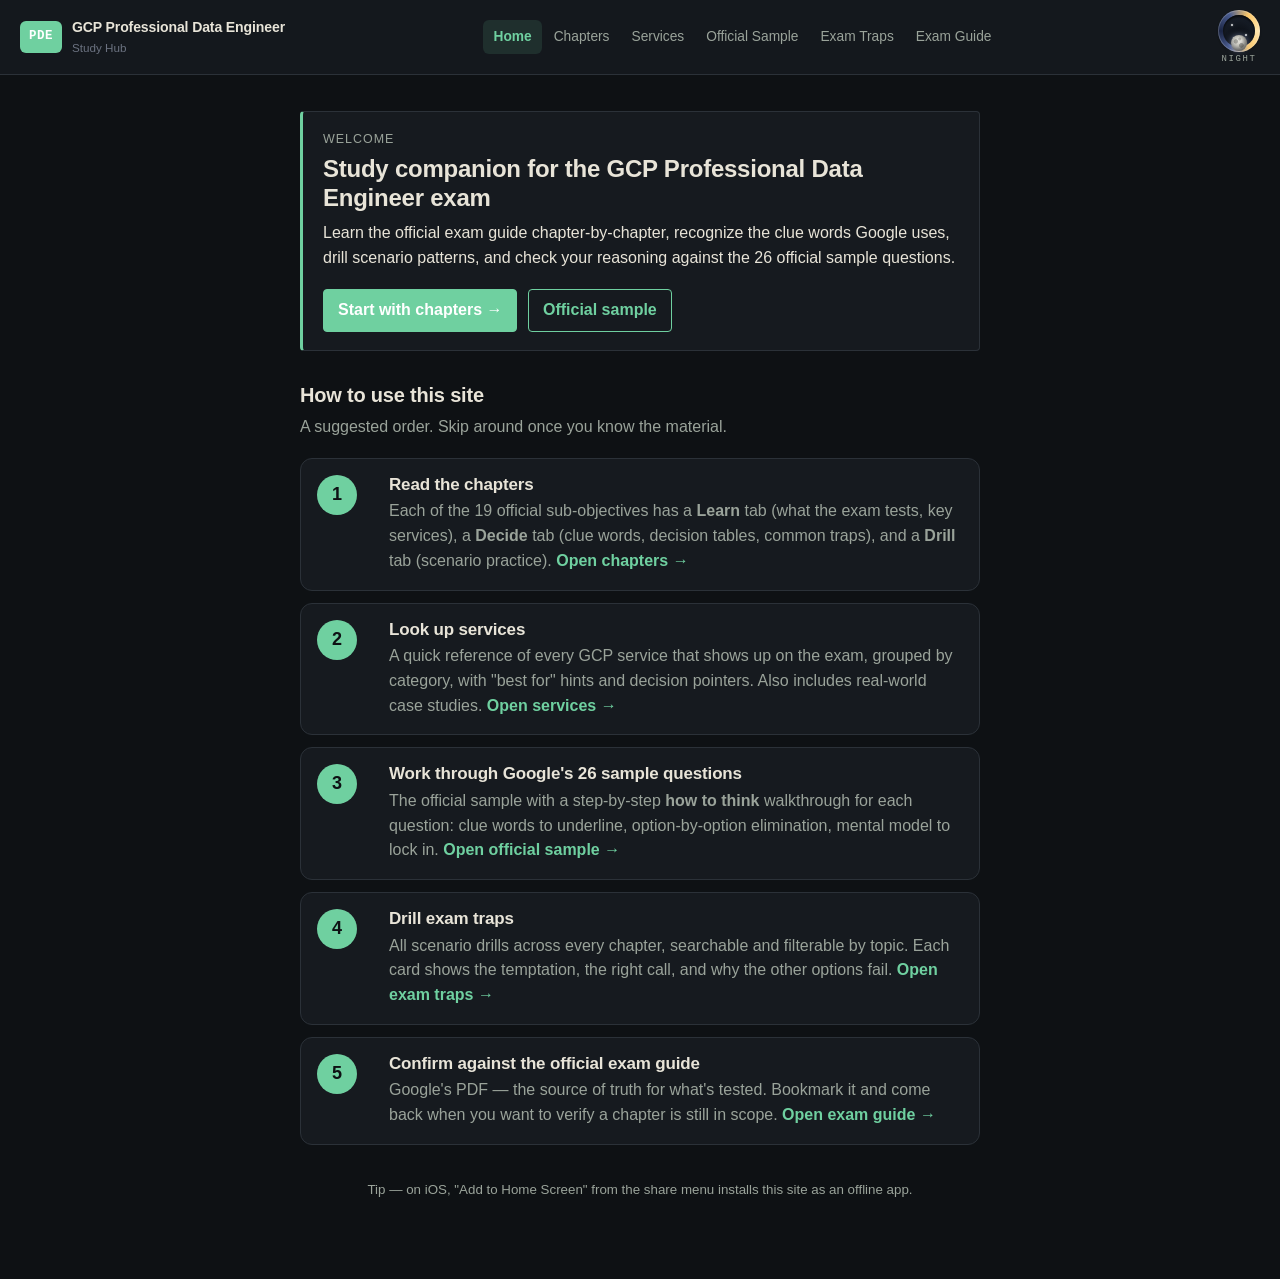
<file: index.html>
<!doctype html>
<html lang="en">
<head>
  <meta charset="utf-8">
  <meta name="viewport" content="width=device-width,initial-scale=1,viewport-fit=cover">
  <meta name="theme-color" content="#0e1114">
  <title>GCP PDE Study Hub</title>
  <link rel="stylesheet" href="assets/css/app.css?v=14">
  <link rel="stylesheet" href="assets/css/redesign.css?v=14">
  <link rel="stylesheet" href="assets/css/theme-toggle.css?v=14">
  <link rel="stylesheet" href="assets/css/overrides.css?v=14">
  <link rel="manifest" href="manifest.json">
  <link rel="icon" href="assets/icons/icon-192.png">
  <style>
    .home-step { display: grid; grid-template-columns: 56px 1fr; gap: 16px; padding: 16px; border: 1px solid var(--pde-border); border-radius: 12px; background: var(--pde-panel); margin-bottom: 12px; }
    .home-step__num { width: 40px; height: 40px; border-radius: 50%; background: var(--pde-accent); color: var(--pde-on-accent); display: flex; align-items: center; justify-content: center; font-weight: 700; font-size: 18px; }
    .home-step__body h3 { margin: 0 0 4px; font-size: 17px; }
    .home-step__body p { margin: 0; line-height: 1.55; color: var(--pde-fg-muted); }
    .home-step__body a { color: var(--pde-accent); text-decoration: none; font-weight: 600; }
    .home-step__body a:hover { text-decoration: underline; }
  </style>
</head>
<body>
  <div class="page">
    <header class="topbar" data-appbar></header>
    <main class="pde-wrap">
      <section class="pde-hero">
        <p class="pde-eyebrow">Welcome</p>
        <h1>Study companion for the GCP Professional Data Engineer exam</h1>
        <p>Learn the official exam guide chapter-by-chapter, recognize the clue words Google uses, drill scenario patterns, and check your reasoning against the 26 official sample questions.</p>
        <a class="pde-cta" href="chapters.html">Start with chapters →</a>
        <a class="pde-cta" href="official-sample.html" style="background:transparent;color:var(--pde-accent);border:1px solid var(--pde-accent);margin-left:6px">Official sample</a>
      </section>

      <section style="margin-top:32px">
        <h2>How to use this site</h2>
        <p class="muted" style="margin:0 0 18px">A suggested order. Skip around once you know the material.</p>

        <div class="home-step">
          <div class="home-step__num">1</div>
          <div class="home-step__body">
            <h3>Read the chapters</h3>
            <p>Each of the 19 official sub-objectives has a <strong>Learn</strong> tab (what the exam tests, key services), a <strong>Decide</strong> tab (clue words, decision tables, common traps), and a <strong>Drill</strong> tab (scenario practice). <a href="chapters.html">Open chapters →</a></p>
          </div>
        </div>

        <div class="home-step">
          <div class="home-step__num">2</div>
          <div class="home-step__body">
            <h3>Look up services</h3>
            <p>A quick reference of every GCP service that shows up on the exam, grouped by category, with "best for" hints and decision pointers. Also includes real-world case studies. <a href="services.html">Open services →</a></p>
          </div>
        </div>

        <div class="home-step">
          <div class="home-step__num">3</div>
          <div class="home-step__body">
            <h3>Work through Google's 26 sample questions</h3>
            <p>The official sample with a step-by-step <strong>how to think</strong> walkthrough for each question: clue words to underline, option-by-option elimination, mental model to lock in. <a href="official-sample.html">Open official sample →</a></p>
          </div>
        </div>

        <div class="home-step">
          <div class="home-step__num">4</div>
          <div class="home-step__body">
            <h3>Drill exam traps</h3>
            <p>All scenario drills across every chapter, searchable and filterable by topic. Each card shows the temptation, the right call, and why the other options fail. <a href="exam-traps.html">Open exam traps →</a></p>
          </div>
        </div>

        <div class="home-step">
          <div class="home-step__num">5</div>
          <div class="home-step__body">
            <h3>Confirm against the official exam guide</h3>
            <p>Google's PDF — the source of truth for what's tested. Bookmark it and come back when you want to verify a chapter is still in scope. <a href="exam-guide.html">Open exam guide →</a></p>
          </div>
        </div>
      </section>

      <p class="muted center" style="margin-top:32px"><small>Tip — on iOS, "Add to Home Screen" from the share menu installs this site as an offline app.</small></p>
    </main>
  </div>

  <script type="module">
    import { boot } from "./assets/js/app.js";
    if (boot()) {
      if ("serviceWorker" in navigator) navigator.serviceWorker.register("sw.js").catch(() => {});
    }
  </script>
</body>
</html>
</file>
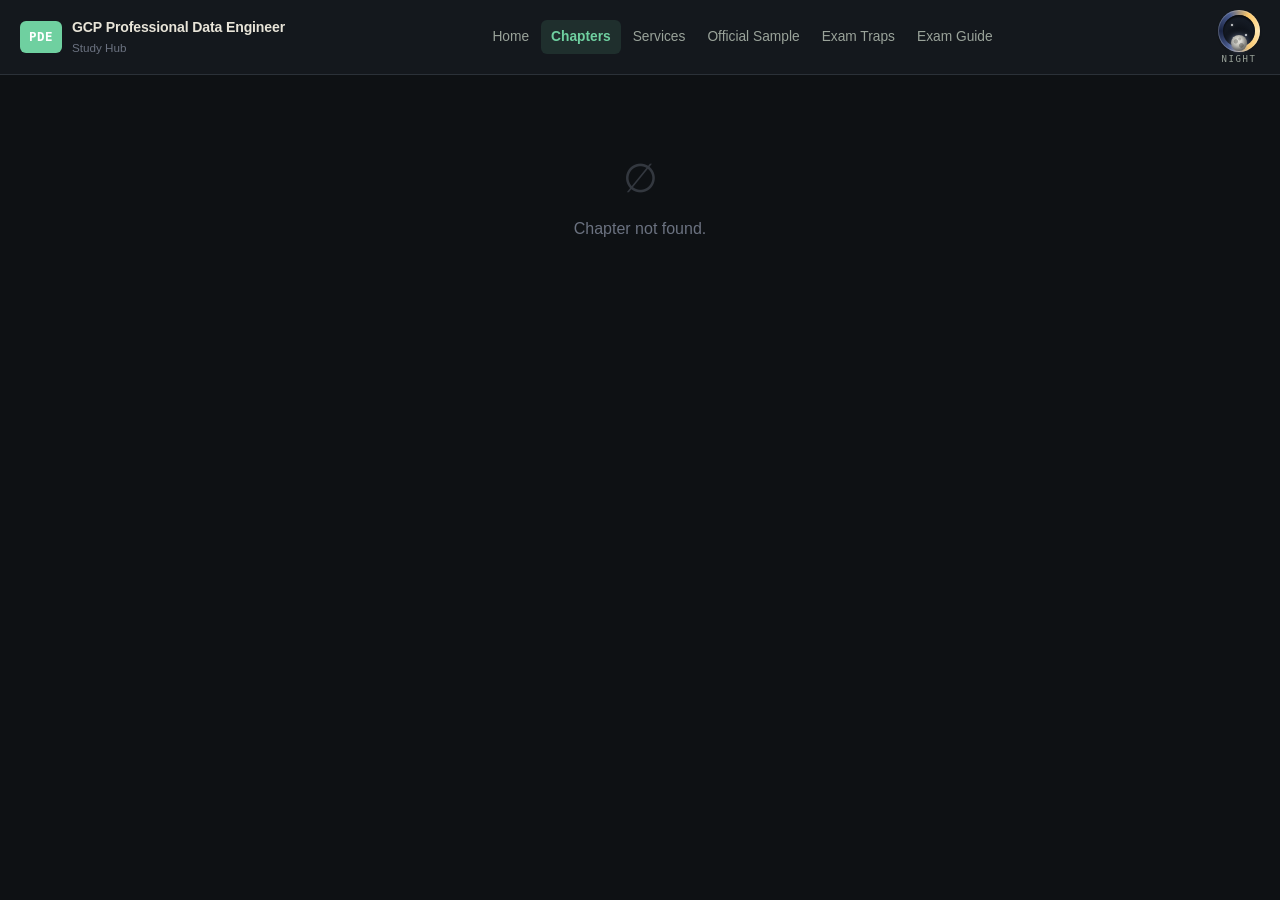
<file: chapter.html>
<!doctype html>
<html lang="en">
<head>
  <meta charset="utf-8">
  <meta name="viewport" content="width=device-width,initial-scale=1,viewport-fit=cover">
  <meta name="theme-color" content="#0e1114">
  <title>Chapter · GCP PDE Study Hub</title>
  <link rel="stylesheet" href="assets/css/app.css?v=14">
  <link rel="stylesheet" href="assets/css/redesign.css?v=14">
  <link rel="stylesheet" href="assets/css/theme-toggle.css?v=14">
  <link rel="stylesheet" href="assets/css/overrides.css?v=14">
</head>
<body>
  <div class="page">
    <header class="topbar" data-appbar></header>
    <main class="pde-wrap" id="root">
      <p class="muted">Loading…</p>
    </main>
  </div>
  <script type="module">
    import { boot, md } from "./assets/js/app.js";
    import { Data } from "./assets/js/data.js";

    if (boot({ chapter: true })) {
      const slug = new URLSearchParams(location.search).get("slug") || "";
      const initialTab = (new URLSearchParams(location.search).get("tab") || "learn").toLowerCase();
      // Term carried over from the chapters-page search box (chapter.html?...&q=redis).
      const highlightTerm = (new URLSearchParams(location.search).get("q") || "").trim();
      const escRe = (s) => s.replace(/[.*+?^${}()|[\]\\]/g, "\\$&");

      Promise.all([Data.chapters(), Data.topicsManifest()]).then(([d, tm]) => {
        const topic = (tm.topics || []).find((t) => t.slug === slug);
        const key = topic?.topic;
        const ch = key ? (d.chapters || {})[key] : null;
        const root = document.getElementById("root");
        if (!ch) {
          root.innerHTML = `<div class="empty"><div class="big">∅</div>Chapter not found.</div>`;
          return;
        }

        const esc = (s) => (s == null ? "" : String(s)).replace(/&/g, "&amp;").replace(/</g, "&lt;").replace(/>/g, "&gt;");

        const fmtItem = (x) => {
          if (x == null) return "";
          if (typeof x === "string") return esc(x);
          if (typeof x !== "object") return esc(String(x));
          if (x.phrase && x.answer) return `<strong>${esc(x.phrase)}</strong> → ${esc(x.answer)}`;
          if (x.clue && x.answer) return `<strong>${esc(x.clue)}</strong> → ${esc(x.answer)}`;
          if (x.if && x.then) return `<strong>${esc(x.if)}</strong> → ${esc(x.then)}`;
          if (x.scenario && (x.pick || x.answer)) return `<strong>${esc(x.scenario)}</strong> → ${esc(x.pick || x.answer)}`;
          if (x.trap && x.fix) return `<strong>Trap:</strong> ${esc(x.trap)} <em>Fix:</em> ${esc(x.fix)}`;
          if (x.pattern && x.solution) return `<strong>${esc(x.pattern)}</strong> → ${esc(x.solution)}`;
          if (x.text) return esc(x.text);
          return Object.entries(x)
            .filter(([, v]) => v != null && v !== "")
            .map(([k, v]) => `<strong>${esc(k)}:</strong> ${typeof v === "object" ? esc(JSON.stringify(v)) : esc(v)}`)
            .join(" · ");
        };
        const ul = (xs) => Array.isArray(xs) && xs.length
          ? `<ul class="pde-list">${xs.map((x) => `<li>${fmtItem(x)}</li>`).join("")}</ul>` : "";
        const tableHtml = (rows) => {
          if (!Array.isArray(rows) || !rows.length) return "";
          const cols = Object.keys(rows[0]);
          // Humanise snake_case keys (e.g. "if_question_says" -> "If question says")
          // for the visible header/label only; data is still read by raw key.
          const label = (c) => esc(c.replace(/_/g, " ").replace(/^\w/, (m) => m.toUpperCase()));
          // ARIA roles are kept so the stacked-card mobile layout (which sets
          // display:block on the table parts) still exposes table semantics.
          // data-label drives the per-cell labels in that stacked layout.
          return `<div class="pde-tbl-wrap"><table class="pde-tbl" role="table"><thead role="rowgroup"><tr role="row">${cols.map((c) => `<th role="columnheader" scope="col">${label(c)}</th>`).join("")}</tr></thead>
            <tbody role="rowgroup">${rows.map((r) => `<tr role="row">${cols.map((c) => `<td role="cell" data-label="${label(c)}">${esc(r[c] == null ? "" : r[c])}</td>`).join("")}</tr>`).join("")}</tbody></table></div>`;
        };

        // ── Read sections for Learn tab ──────────────────────────────
        const rc = ch.read_content;
        let readSections = [];
        if (Array.isArray(rc)) {
          rc.forEach((s, i) => {
            if (typeof s === "string") {
              readSections.push({ heading: `Section ${i + 1}`, bodyHtml: `<div class="md">${md(s)}</div>` });
            } else if (s && typeof s === "object") {
              const heading = s.heading || `Section ${i + 1}`;
              const bodyHtml = s.body_html ? s.body_html : (s.body ? `<div class="md">${md(s.body)}</div>` : "");
              if (bodyHtml) readSections.push({ heading, bodyHtml });
            }
          });
        } else if (typeof rc === "string") {
          readSections.push({ heading: "Reading", bodyHtml: `<div class="md">${md(rc)}</div>` });
        }

        const slugify = (s) => String(s).toLowerCase().replace(/[^a-z0-9]+/g, "-").replace(/-+$/g, "");

        const tocHtml = readSections.length ? `
          <details class="pde-toc" open>
            <summary>Jump to section</summary>
            <nav>
              <ol>
                ${readSections.map((s) => `<li><a href="#read-${slugify(s.heading)}">${esc(s.heading)}</a></li>`).join("")}
              </ol>
            </nav>
          </details>` : "";

        const readListHtml = readSections.length ? `
          <div class="pde-read-list">
            ${readSections.map((s, i) => `
              <details class="pde-read-item" id="read-${slugify(s.heading)}" ${i === 0 ? "open" : ""}>
                <summary>${esc(s.heading)}</summary>
                <div class="pde-read-body">${s.bodyHtml}</div>
              </details>`).join("")}
          </div>` : "";

        // ── Learn tab body ────────────────────────────────────────────
        const learnHtml = `
          ${ch.what_the_exam_tests ? `
            <h2>What the exam tests</h2>
            <p>${esc(ch.what_the_exam_tests)}</p>` : ""}
          ${ch.must_know_services ? `
            <h2>Must-know services</h2>
            ${ul(ch.must_know_services)}` : ch.key_services ? `
            <h2>Key services</h2>
            ${ul(ch.key_services)}` : ""}
          ${readSections.length ? `
            <h2>Read</h2>
            <div class="pde-read-meta">
              <span class="pde-read-meta-count">${readSections.length} sections</span>
              <span class="pde-read-meta-sep">·</span>
              <span>~${Math.max(5, readSections.length * 2)} min read</span>
            </div>
            <div class="pde-read-wrap">
              ${tocHtml}
              ${readListHtml}
            </div>` : ""}
        `;

        // ── Decide tab body ───────────────────────────────────────────
        const decideHtml = `
          ${ch.clue_words ? `<h2>Clue words → answer</h2>${tableHtml(normalizeClueRows(ch.clue_words))}` : ""}
          ${ch.scenario_patterns ? `<h2>Scenario patterns</h2>${
            ch.scenario_patterns.map((p) => {
              if (typeof p === "string") return `<p>${esc(p)}</p>`;
              const title = p.scenario || p.pattern || p.title;
              const body = p.solution || p.pick || p.answer || p.body || "";
              return `<div class="pde-drill"><h3>${esc(title || "Scenario")}</h3>${body ? `<p>${esc(body)}</p>` : ""}</div>`;
            }).join("")
          }` : ""}
          ${ch.common_traps ? `<h2>Common traps</h2>${ul(ch.common_traps)}` : ch.common_gotchas ? `<h2>Common gotchas</h2>${ul(ch.common_gotchas)}` : ""}
          ${ch.decision_table ? `<h2>Decision table</h2>${tableHtml(ch.decision_table)}` : ""}
          ${ch.service_decision_table ? `<h2>Service decision table</h2>${tableHtml(ch.service_decision_table)}` : ""}
          ${ch.choose_this_when ? `<h3>Choose this when</h3>${ul(ch.choose_this_when)}` : ""}
          ${ch.avoid_this_when ? `<h3>Avoid this when</h3>${ul(ch.avoid_this_when)}` : ""}
          ${ch.exam_pattern_notes ? `<h2>Constraint → answer pattern</h2>${ul(ch.exam_pattern_notes)}` : ""}
        `;

        function normalizeClueRows(items) {
          if (!Array.isArray(items)) return [];
          return items.map((x) => {
            if (!x) return null;
            if (typeof x === "string") return { Phrase: x, "Likely answer": "" };
            if (x.phrase && x.answer) return { Phrase: x.phrase, "Likely answer": x.answer };
            if (x.clue && x.answer) return { Phrase: x.clue, "Likely answer": x.answer };
            if (x.if && x.then) return { Phrase: x.if, "Likely answer": x.then };
            return { Phrase: JSON.stringify(x), "Likely answer": "" };
          }).filter(Boolean);
        }

        // ── Drill tab body ────────────────────────────────────────────
        const drillHtml = `
          <p class="muted">Open a drill, reason through it, then reveal the answer.</p>
          <div id="drill-list"><p class="muted">Loading drills…</p></div>
        `;

        // ── Render shell ──────────────────────────────────────────────
        root.innerHTML = `
          <h1>${esc(key)}</h1>
          <p class="muted" style="margin-top:-2px">Exam weight: ${esc(ch.exam_weight || "—")}</p>

          <div class="pde-workflow" role="group" aria-label="Chapter workflow">
            <span class="pde-step" data-step="learn"><span class="pde-step-dot"></span>Learn</span>
            <span class="pde-step-arrow">→</span>
            <span class="pde-step" data-step="decide"><span class="pde-step-dot"></span>Decide</span>
            <span class="pde-step-arrow">→</span>
            <span class="pde-step" data-step="drill"><span class="pde-step-dot"></span>Drill</span>
          </div>

          <div class="pde-tabs" role="tablist">
            <button class="pde-tab" role="tab" data-tab="learn">Learn</button>
            <button class="pde-tab" role="tab" data-tab="decide">Decide</button>
            <button class="pde-tab" role="tab" data-tab="drill">Drill</button>
          </div>

          <section class="pde-tabpanel" data-panel="learn">${learnHtml}</section>
          <section class="pde-tabpanel" data-panel="decide">${decideHtml || `<p class="muted">No decision content available for this chapter yet.</p>`}</section>
          <section class="pde-tabpanel" data-panel="drill">${drillHtml}</section>

          <nav style="margin-top:48px;border-top:1px solid var(--pde-border);padding-top:18px;display:grid;grid-template-columns:1fr 1fr;gap:14px" id="ch-nav"></nav>
        `;

        // Wire tabs
        const visited = { learn: false, decide: false, drill: false };
        function activate(tab) {
          root.querySelectorAll(".pde-tab").forEach((b) => b.setAttribute("aria-selected", b.dataset.tab === tab ? "true" : "false"));
          root.querySelectorAll(".pde-tabpanel").forEach((p) => p.classList.toggle("is-active", p.dataset.panel === tab));
          root.querySelectorAll(".pde-step").forEach((s) => s.classList.toggle("is-current", s.dataset.step === tab));
          visited[tab] = true;
          root.querySelectorAll(".pde-step").forEach((s) => {
            if (visited[s.dataset.step]) s.classList.add("is-done");
          });
          try {
            const u = new URL(location.href);
            u.searchParams.set("tab", tab);
            history.replaceState(null, "", u.toString());
          } catch (_e) {}
          if (tab === "drill") loadDrills();
        }
        root.querySelectorAll(".pde-tab").forEach((b) => {
          b.addEventListener("click", () => activate(b.dataset.tab));
        });
        const startTab = ["learn", "decide", "drill"].includes(initialTab) ? initialTab : "learn";
        activate(startTab);

        // ── Search-term highlighting ──────────────────────────────────
        // Arriving from a chapters-page search suggestion carries ?q=<term>.
        // Highlight every occurrence, drop a dismissible banner, and jump to
        // the first match (opening its collapsed section / switching tabs).
        function highlightIn(container, term) {
          if (!container || !term) return 0;
          const lower = term.toLowerCase();
          const walker = document.createTreeWalker(container, NodeFilter.SHOW_TEXT, {
            acceptNode(node) {
              if (!node.nodeValue || !node.nodeValue.toLowerCase().includes(lower)) return NodeFilter.FILTER_REJECT;
              const tag = node.parentNode && node.parentNode.nodeName;
              if (tag === "SCRIPT" || tag === "STYLE" || tag === "MARK") return NodeFilter.FILTER_REJECT;
              return NodeFilter.FILTER_ACCEPT;
            },
          });
          const targets = [];
          let node;
          while ((node = walker.nextNode())) targets.push(node);
          let count = 0;
          targets.forEach((textNode) => {
            const text = textNode.nodeValue;
            const re = new RegExp(escRe(term), "gi");
            const frag = document.createDocumentFragment();
            let last = 0, m;
            while ((m = re.exec(text))) {
              if (m.index > last) frag.appendChild(document.createTextNode(text.slice(last, m.index)));
              const mark = document.createElement("mark");
              mark.className = "pde-hl";
              mark.textContent = m[0];
              frag.appendChild(mark);
              last = m.index + m[0].length;
              count++;
              if (m.index === re.lastIndex) re.lastIndex++;
            }
            if (last < text.length) frag.appendChild(document.createTextNode(text.slice(last)));
            textNode.parentNode.replaceChild(frag, textNode);
          });
          return count;
        }

        function revealMark(mark) {
          let el = mark.parentElement;
          while (el && el !== root) {
            if (el.tagName === "DETAILS") el.open = true;
            el = el.parentElement;
          }
          const panel = mark.closest(".pde-tabpanel");
          if (panel && !panel.classList.contains("is-active")) activate(panel.dataset.panel);
          setTimeout(() => { try { mark.scrollIntoView({ block: "center", behavior: "smooth" }); } catch (_e) {} }, 60);
        }

        function clearHighlights() {
          root.querySelectorAll("mark.pde-hl").forEach((m) => m.replaceWith(document.createTextNode(m.textContent)));
          root.normalize();
          const u = new URL(location.href);
          u.searchParams.delete("q");
          history.replaceState(null, "", u.toString());
        }

        if (highlightTerm) {
          let total = 0;
          root.querySelectorAll(".pde-tabpanel").forEach((p) => { total += highlightIn(p, highlightTerm); });
          if (total) {
            const banner = document.createElement("div");
            banner.className = "pde-hl-banner";
            banner.innerHTML = `<span>Highlighting <strong>${total}</strong> match${total === 1 ? "" : "es"} for “<strong>${esc(highlightTerm)}</strong>”</span><button type="button" class="button sm pde-hl-clear">Clear</button>`;
            const anchor = root.querySelector(".pde-workflow");
            if (anchor) root.insertBefore(banner, anchor); else root.prepend(banner);
            banner.querySelector(".pde-hl-clear").addEventListener("click", () => { clearHighlights(); banner.remove(); });
            const first = root.querySelector("mark.pde-hl");
            if (first) revealMark(first);
          }
        }

        // Lazy-load scenario drills for the Drill tab
        let drillsLoaded = false;
        async function loadDrills() {
          if (drillsLoaded) return;
          drillsLoaded = true;
          const slot = document.getElementById("drill-list");
          try {
            const scen = await Data.scenarios();
            const drills = (scen.drills || []).filter((s) => {
              const t = (s.topic || "").toLowerCase();
              return t.includes((key || "").toLowerCase()) || (key || "").toLowerCase().includes(t);
            });
            if (!drills.length) {
              slot.innerHTML = `<p class="muted">No scenario drills mapped to this chapter yet. Try the Quiz tab.</p>`;
              return;
            }
            const LETTERS = ["A","B","C","D","E","F"];
            slot.innerHTML = drills.map((s, i) => {
              const title = s.tested_concept || s.title || s.scenario || `Drill ${i + 1}`;
              const correctIdx = (s.options || []).findIndex((o) => (o || "").trim() === (s.correct_answer || "").trim());
              const opts = (s.options || []).map((o, oi) => `
                <div class="opt ${oi === correctIdx ? "correct" : ""}">
                  <span class="letter">${LETTERS[oi]}.</span><span>${esc(o)}</span>
                </div>`).join("");
              const cluePills = (s.clue_words || []).map((c) => `<span class="tag">${esc(c)}</span>`).join(" ");
              return `
                <details class="pde-drill">
                  <summary><strong>${esc(title)}</strong></summary>
                  ${cluePills ? `<p style="margin:8px 0">${cluePills}</p>` : ""}
                  ${s.scenario ? `<p>${esc(s.scenario)}</p>` : ""}
                  ${opts ? `<div class="opt-list">${opts}</div>` : ""}
                  ${s.why_correct ? `<div class="pde-reveal-body" style="display:block;margin-top:10px"><strong>Why it's right:</strong> ${esc(s.why_correct)}</div>` : ""}
                </details>`;
            }).join("");
            if (highlightTerm) highlightIn(slot, highlightTerm);
          } catch (e) {
            slot.innerHTML = `<p class="muted">Failed to load drills: ${esc(e.message)}</p>`;
          }
        }

        // Prev/next chapter nav
        const topics = tm.topics || [];
        const idx = topics.findIndex((t) => t.slug === slug);
        const prev = idx > 0 ? topics[idx - 1] : null;
        const next = idx < topics.length - 1 ? topics[idx + 1] : null;
        document.getElementById("ch-nav").innerHTML = `
          <div>${prev ? `
            <p class="muted" style="margin:0">← Previous</p>
            <p style="margin:2px 0"><strong>${esc(prev.topic)}</strong></p>
            <a href="chapter.html?slug=${encodeURIComponent(prev.slug)}">Open</a>` : ""}</div>
          <div style="text-align:right">${next ? `
            <p class="muted" style="margin:0">Next →</p>
            <p style="margin:2px 0"><strong>${esc(next.topic)}</strong></p>
            <a href="chapter.html?slug=${encodeURIComponent(next.slug)}">Open</a>` : ""}</div>
        `;
      });
    }
  </script>
</body>
</html>
</file>
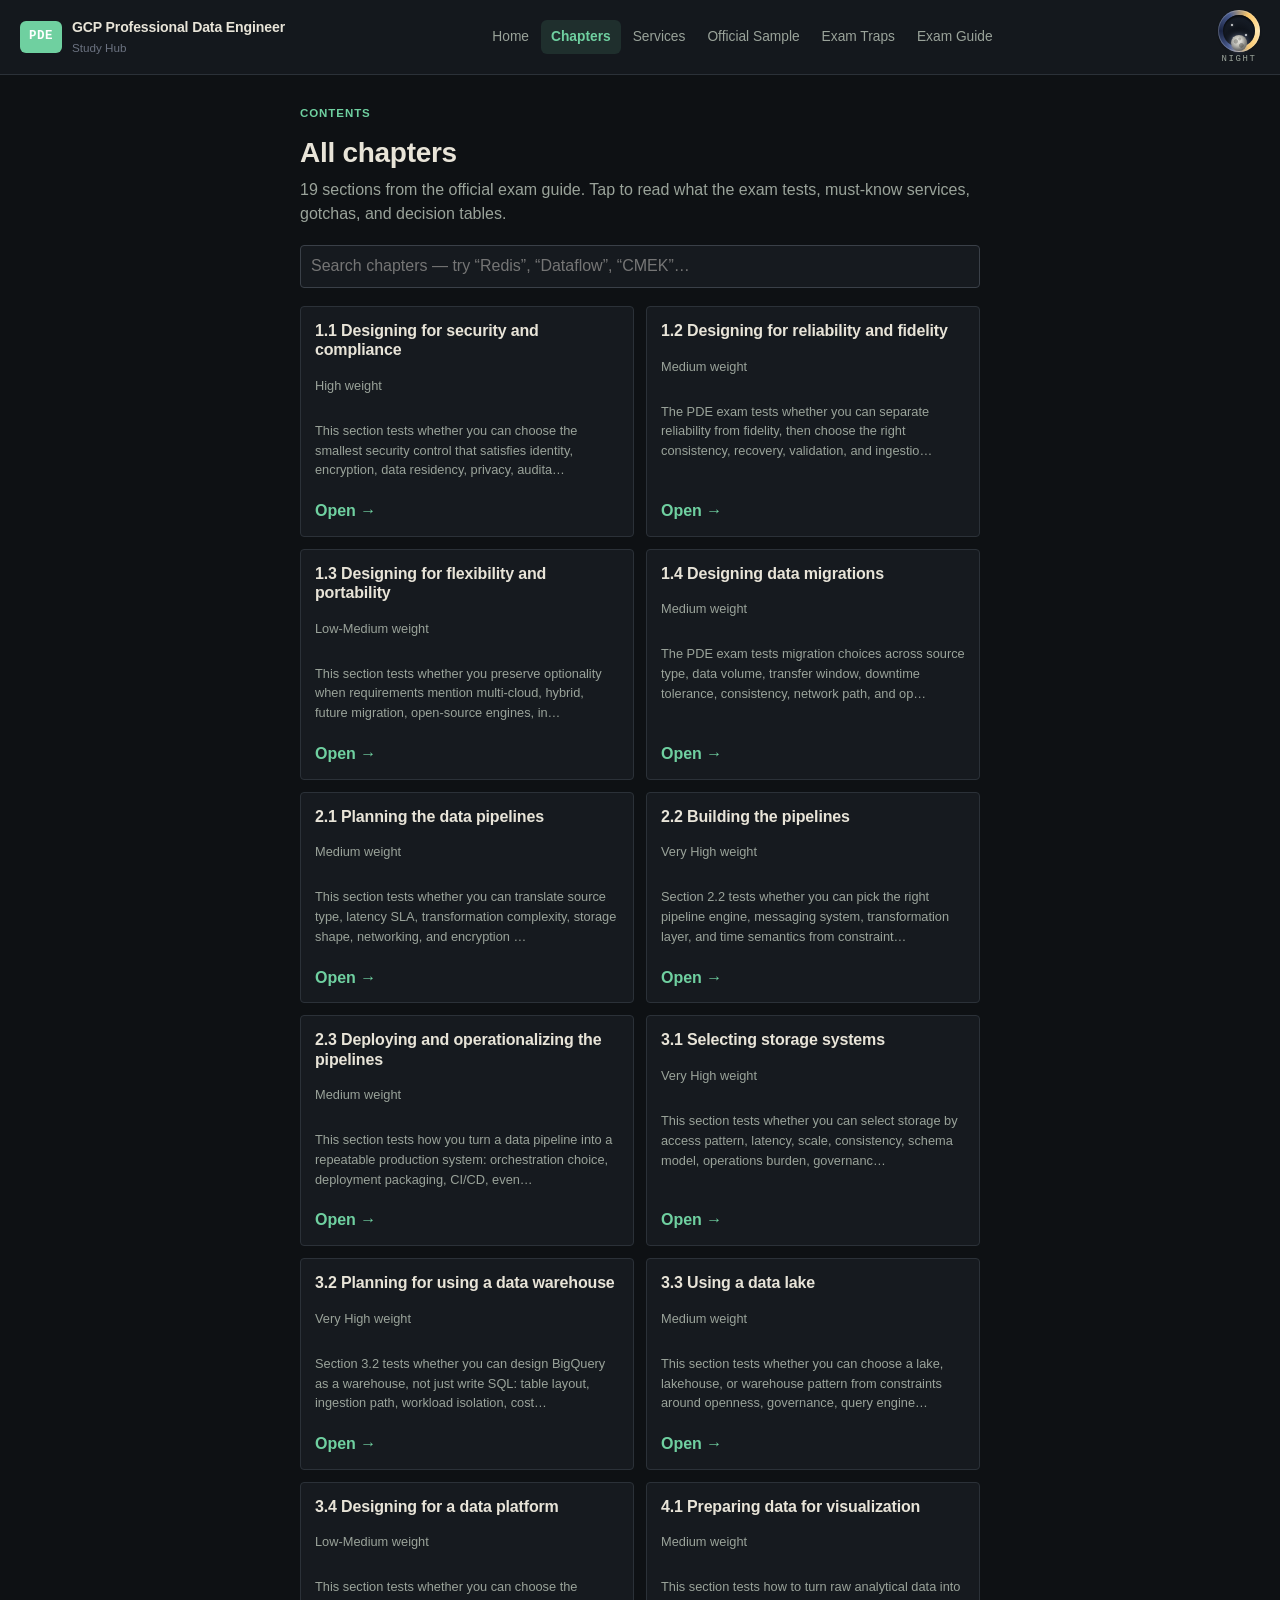
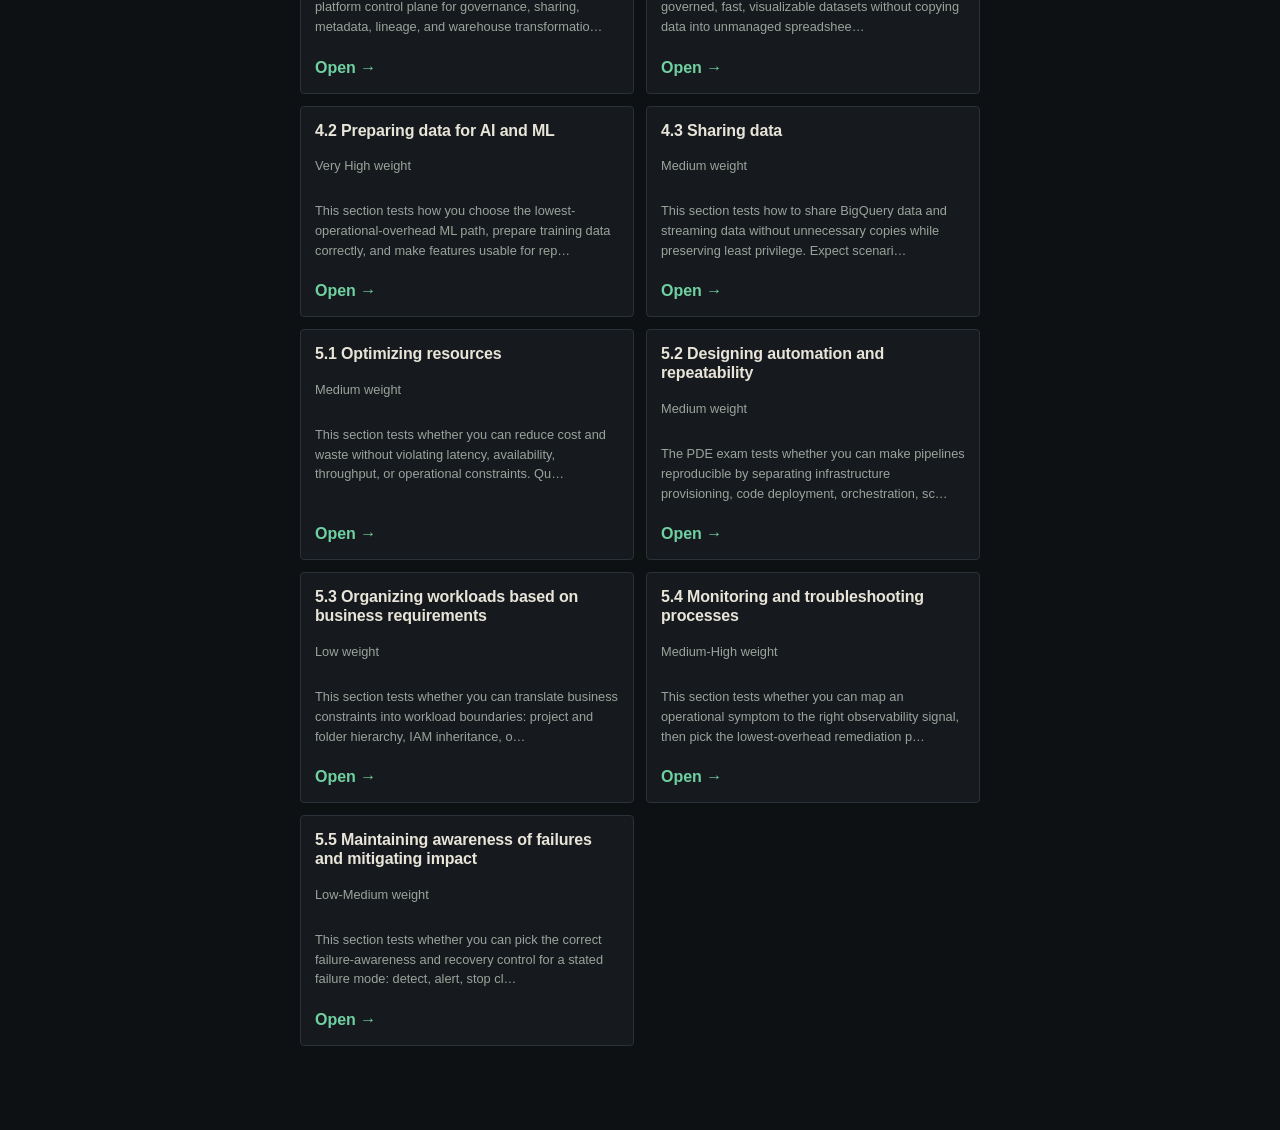
<file: chapters.html>
<!doctype html>
<html lang="en">
<head>
  <meta charset="utf-8">
  <meta name="viewport" content="width=device-width,initial-scale=1,viewport-fit=cover">
  <meta name="theme-color" content="#0e1114">
  <title>Chapters · GCP PDE Study Hub</title>
  <link rel="stylesheet" href="assets/css/app.css?v=14">
  <link rel="stylesheet" href="assets/css/redesign.css?v=14">
  <link rel="stylesheet" href="assets/css/theme-toggle.css?v=14">
  <link rel="stylesheet" href="assets/css/overrides.css?v=14">
</head>
<body>
  <div class="page">
    <header class="topbar" data-appbar></header>
    <main class="pde-wrap">
      <p class="eyebrow">Contents</p>
      <h1>All chapters</h1>
      <p class="lead">19 sections from the official exam guide. Tap to read what the exam tests, must-know services, gotchas, and decision tables.</p>

      <div class="pde-search" role="search">
        <input id="chapter-search" type="search" autocomplete="off" spellcheck="false"
               placeholder="Search chapters — try “Redis”, “Dataflow”, “CMEK”…"
               aria-label="Search chapters"
               aria-expanded="false" aria-controls="search-suggestions" aria-autocomplete="list">
        <div id="search-suggestions" class="pde-search-suggest" role="listbox" hidden></div>
      </div>

      <div id="list" class="pde-cards" style="margin-top:18px"></div>
    </main>
  </div>
  <script type="module">
    import { boot } from "./assets/js/app.js";
    import { Data } from "./assets/js/data.js";

    const esc = (s) => (s == null ? "" : String(s)).replace(/&/g,"&amp;").replace(/</g,"&lt;").replace(/>/g,"&gt;");
    const escRe = (s) => s.replace(/[.*+?^${}()|[\]\\]/g, "\\$&");

    if (boot()) {
      Promise.all([Data.chapters(), Data.topicsManifest()]).then(([d, tm]) => {
        const byTitle = d.chapters || {};
        const topics = tm.topics || [];

        // ── Chapter cards ─────────────────────────────────────────────
        // Note: we intentionally do NOT show a "question count" here — there
        // is no per-chapter question bank, so that label was misleading.
        const list = document.getElementById("list");
        list.innerHTML = topics.map((t) => {
          const ch = byTitle[t.topic] || {};
          const summary = (ch.what_the_exam_tests || "").slice(0, 140);
          return `
            <div class="pde-card">
              <h3>${esc(t.topic)}</h3>
              ${ch.exam_weight ? `<p class="pde-card-meta">${esc(ch.exam_weight)} weight</p>` : ""}
              ${summary ? `<p class="pde-card-meta">${esc(summary)}${summary.length === 140 ? "…" : ""}</p>` : ""}
              <a href="chapter.html?slug=${encodeURIComponent(t.slug)}">Open →</a>
            </div>`;
        }).join("");

        // ── Build a flat, searchable text blob per chapter ────────────
        const flatten = (v) => {
          if (v == null) return "";
          if (typeof v === "string" || typeof v === "number") return v + " ";
          if (Array.isArray(v)) return v.map(flatten).join("");
          if (typeof v === "object") return Object.values(v).map(flatten).join("");
          return "";
        };
        const index = topics.map((t) => {
          const ch = byTitle[t.topic] || {};
          const text = (t.topic + " " + flatten(ch)).replace(/\s+/g, " ").trim();
          return { topic: t.topic, slug: t.slug, text, lower: text.toLowerCase() };
        });

        // ── Search / suggestions ──────────────────────────────────────
        const input = document.getElementById("chapter-search");
        const box = document.getElementById("search-suggestions");
        let matches = [];
        let active = -1;

        const countOccurrences = (hay, needle) => {
          let n = 0, i = 0;
          while ((i = hay.indexOf(needle, i)) !== -1) { n++; i += needle.length; }
          return n;
        };

        const snippet = (item, q) => {
          const i = item.lower.indexOf(q);
          if (i < 0) return "";
          const start = Math.max(0, i - 45);
          const end = Math.min(item.text.length, i + q.length + 75);
          const raw = (start > 0 ? "… " : "") + item.text.slice(start, end).trim() + (end < item.text.length ? " …" : "");
          return esc(raw).replace(new RegExp(escRe(q), "ig"), (m) => `<mark>${m}</mark>`);
        };

        function search(qRaw) {
          const q = qRaw.toLowerCase().trim();
          if (!q) { matches = []; return; }
          matches = index
            .map((it) => ({ it, count: countOccurrences(it.lower, q) }))
            .filter((m) => m.count > 0)
            .sort((a, b) => b.count - a.count)
            .map((m) => m.it);
        }

        function render(qRaw) {
          const q = qRaw.toLowerCase().trim();
          active = -1;
          input.removeAttribute("aria-activedescendant");
          if (!q) { close(); return; }
          if (!matches.length) {
            box.innerHTML = `<p class="pde-search-empty">No chapters mention “${esc(qRaw.trim())}”.</p>`;
          } else {
            box.innerHTML = matches.map((it, idx) => {
              const count = countOccurrences(it.lower, q);
              const titleHtml = esc(it.topic).replace(new RegExp(escRe(q), "ig"), (m) => `<mark>${m}</mark>`);
              return `
                <a class="pde-suggest-item" role="option" id="sg-${idx}"
                   href="chapter.html?slug=${encodeURIComponent(it.slug)}&q=${encodeURIComponent(q)}">
                  <span class="pde-suggest-count">${count} match${count === 1 ? "" : "es"}</span>
                  <span class="pde-suggest-title">${titleHtml}</span>
                  <span class="pde-suggest-snippet">${snippet(it, q)}</span>
                </a>`;
            }).join("");
          }
          open();
        }

        function open() { box.hidden = false; input.setAttribute("aria-expanded", "true"); }
        function close() { box.hidden = true; input.setAttribute("aria-expanded", "false"); active = -1; }

        function setActive(idx) {
          const items = [...box.querySelectorAll(".pde-suggest-item")];
          if (!items.length) return;
          active = (idx + items.length) % items.length;
          items.forEach((el, i) => el.classList.toggle("is-active", i === active));
          const el = items[active];
          el.scrollIntoView({ block: "nearest" });
          input.setAttribute("aria-activedescendant", el.id);
        }

        let t;
        input.addEventListener("input", () => {
          clearTimeout(t);
          const v = input.value;
          t = setTimeout(() => { search(v); render(v); }, 120);
        });
        input.addEventListener("focus", () => { if (input.value.trim()) { search(input.value); render(input.value); } });
        input.addEventListener("keydown", (e) => {
          const items = [...box.querySelectorAll(".pde-suggest-item")];
          if (e.key === "ArrowDown") { e.preventDefault(); if (box.hidden) { search(input.value); render(input.value); } else setActive(active + 1); }
          else if (e.key === "ArrowUp") { e.preventDefault(); setActive(active - 1); }
          else if (e.key === "Enter") {
            const target = active >= 0 ? items[active] : items[0];
            if (target) { e.preventDefault(); location.href = target.getAttribute("href"); }
          } else if (e.key === "Escape") { close(); input.blur(); }
        });
        document.addEventListener("click", (e) => {
          if (!e.target.closest(".pde-search")) close();
        });
      });
    }
  </script>
</body>
</html>
</file>
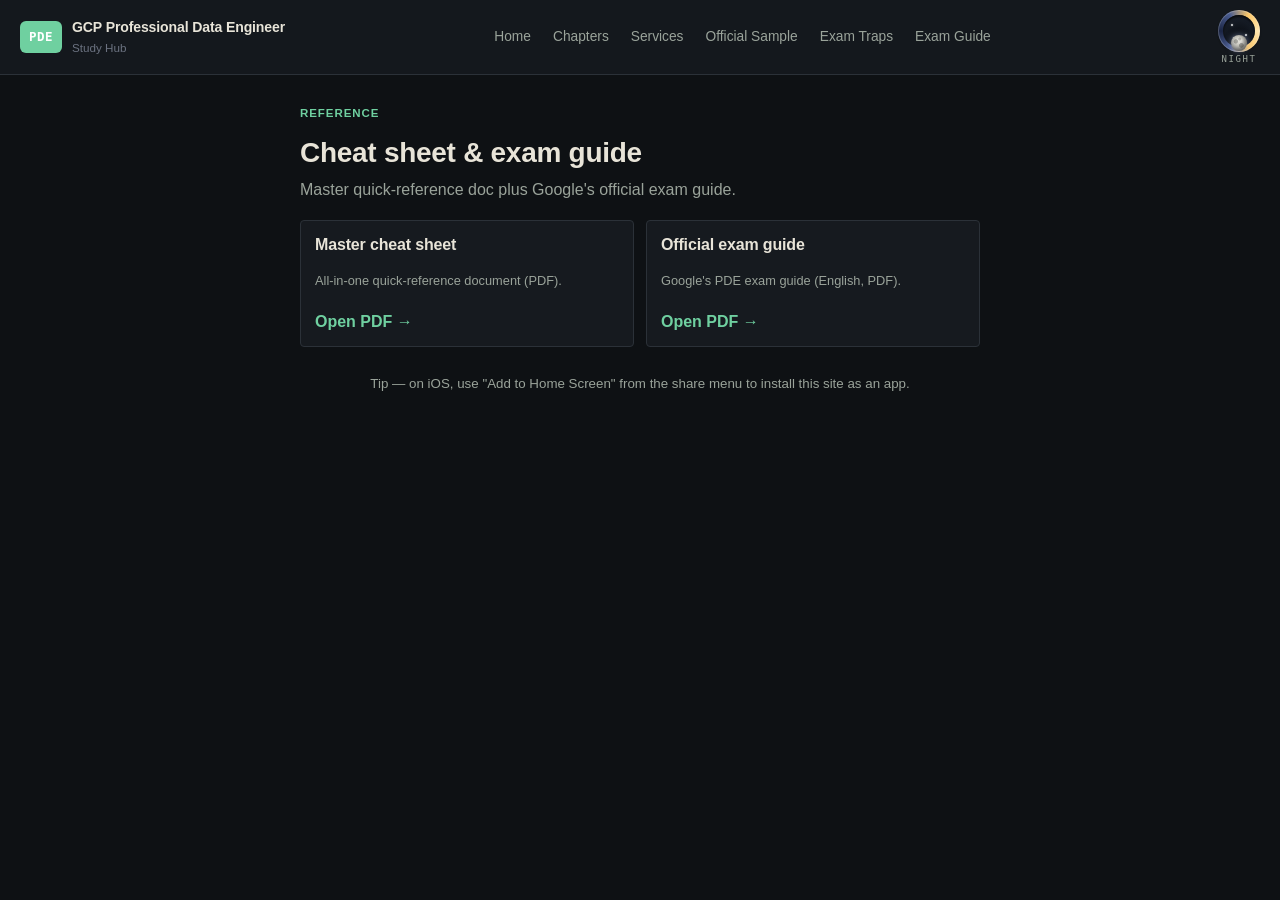
<file: cheat-sheet.html>
<!doctype html>
<html lang="en">
<head>
  <meta charset="utf-8">
  <meta name="viewport" content="width=device-width,initial-scale=1,viewport-fit=cover">
  <meta name="theme-color" content="#0e1114">
  <title>Cheat Sheet · GCP PDE Study Hub</title>
  <link rel="stylesheet" href="assets/css/app.css?v=9">
  <link rel="stylesheet" href="assets/css/redesign.css?v=9">
  <link rel="stylesheet" href="assets/css/theme-toggle.css?v=9">
  <link rel="stylesheet" href="assets/css/overrides.css?v=9">
</head>
<body>
  <div class="page">
    <header class="topbar" data-appbar></header>
    <main class="pde-wrap">
      <p class="eyebrow">Reference</p>
      <h1>Cheat sheet &amp; exam guide</h1>
      <p class="lead">Master quick-reference doc plus Google's official exam guide.</p>

      <div class="pde-cards" style="margin-top:18px">
        <div class="pde-card">
          <h3>Master cheat sheet</h3>
          <p class="pde-card-meta">All-in-one quick-reference document (PDF).</p>
          <a href="assets/pdf/cheatsheet.pdf" target="_blank" rel="noopener">Open PDF →</a>
        </div>
        <div class="pde-card">
          <h3>Official exam guide</h3>
          <p class="pde-card-meta">Google's PDE exam guide (English, PDF).</p>
          <a href="assets/pdf/exam-guide.pdf" target="_blank" rel="noopener">Open PDF →</a>
        </div>
      </div>

      <p class="muted center" style="margin-top:24px"><small>Tip — on iOS, use "Add to Home Screen" from the share menu to install this site as an app.</small></p>
    </main>
  </div>
  <script type="module">
    import { boot } from "./assets/js/app.js";
    boot();
  </script>
</body>
</html>
</file>
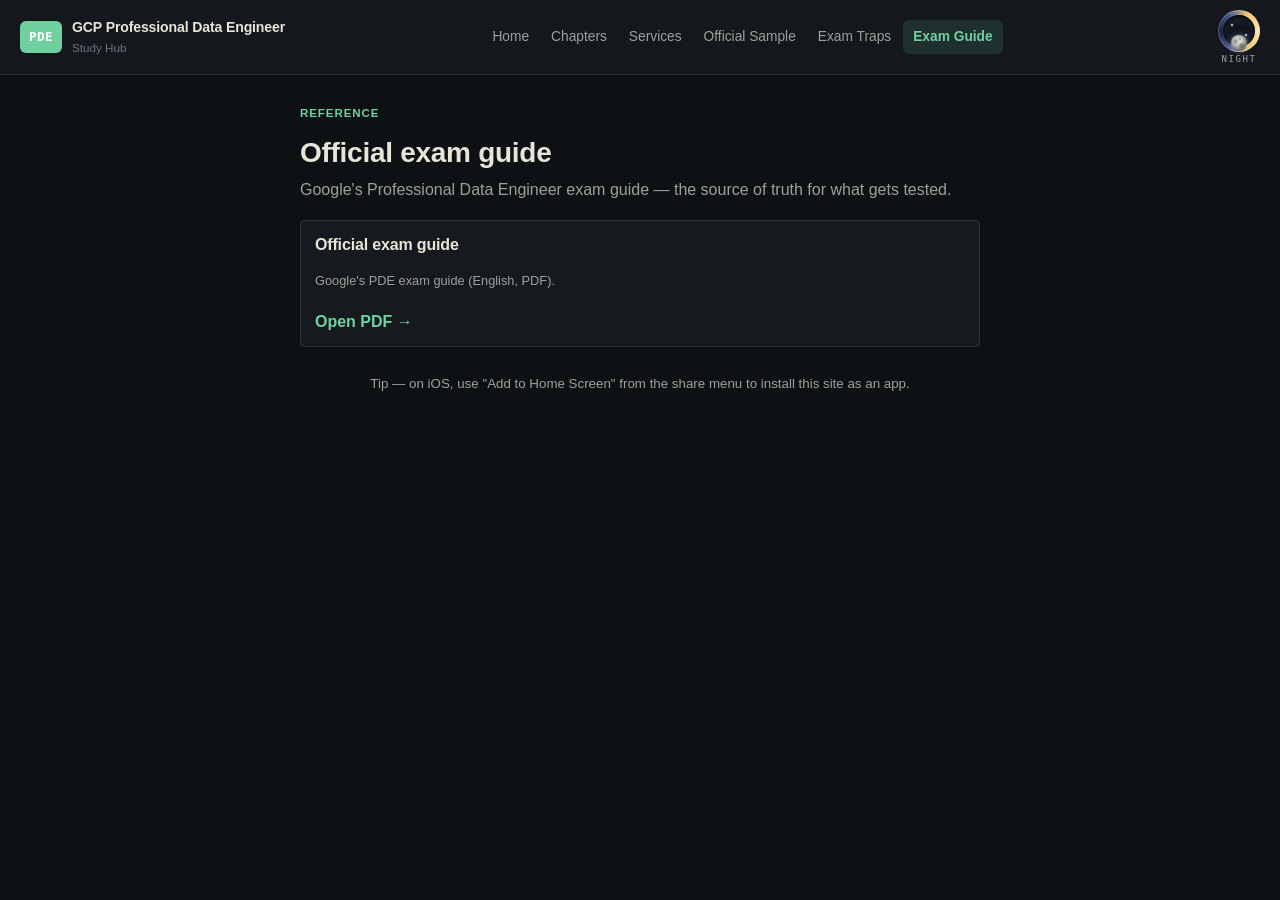
<file: exam-guide.html>
<!doctype html>
<html lang="en">
<head>
  <meta charset="utf-8">
  <meta name="viewport" content="width=device-width,initial-scale=1,viewport-fit=cover">
  <meta name="theme-color" content="#0e1114">
  <title>Exam Guide · GCP PDE Study Hub</title>
  <link rel="stylesheet" href="assets/css/app.css?v=14">
  <link rel="stylesheet" href="assets/css/redesign.css?v=14">
  <link rel="stylesheet" href="assets/css/theme-toggle.css?v=14">
  <link rel="stylesheet" href="assets/css/overrides.css?v=14">
</head>
<body>
  <div class="page">
    <header class="topbar" data-appbar></header>
    <main class="pde-wrap">
      <p class="eyebrow">Reference</p>
      <h1>Official exam guide</h1>
      <p class="lead">Google's Professional Data Engineer exam guide — the source of truth for what gets tested.</p>

      <div class="pde-cards" style="margin-top:18px">
        <div class="pde-card">
          <h3>Official exam guide</h3>
          <p class="pde-card-meta">Google's PDE exam guide (English, PDF).</p>
          <a href="assets/pdf/exam-guide.pdf" target="_blank" rel="noopener">Open PDF →</a>
        </div>
      </div>

      <p class="muted center" style="margin-top:24px"><small>Tip — on iOS, use "Add to Home Screen" from the share menu to install this site as an app.</small></p>
    </main>
  </div>
  <script type="module">
    import { boot } from "./assets/js/app.js";
    boot();
  </script>
</body>
</html>
</file>
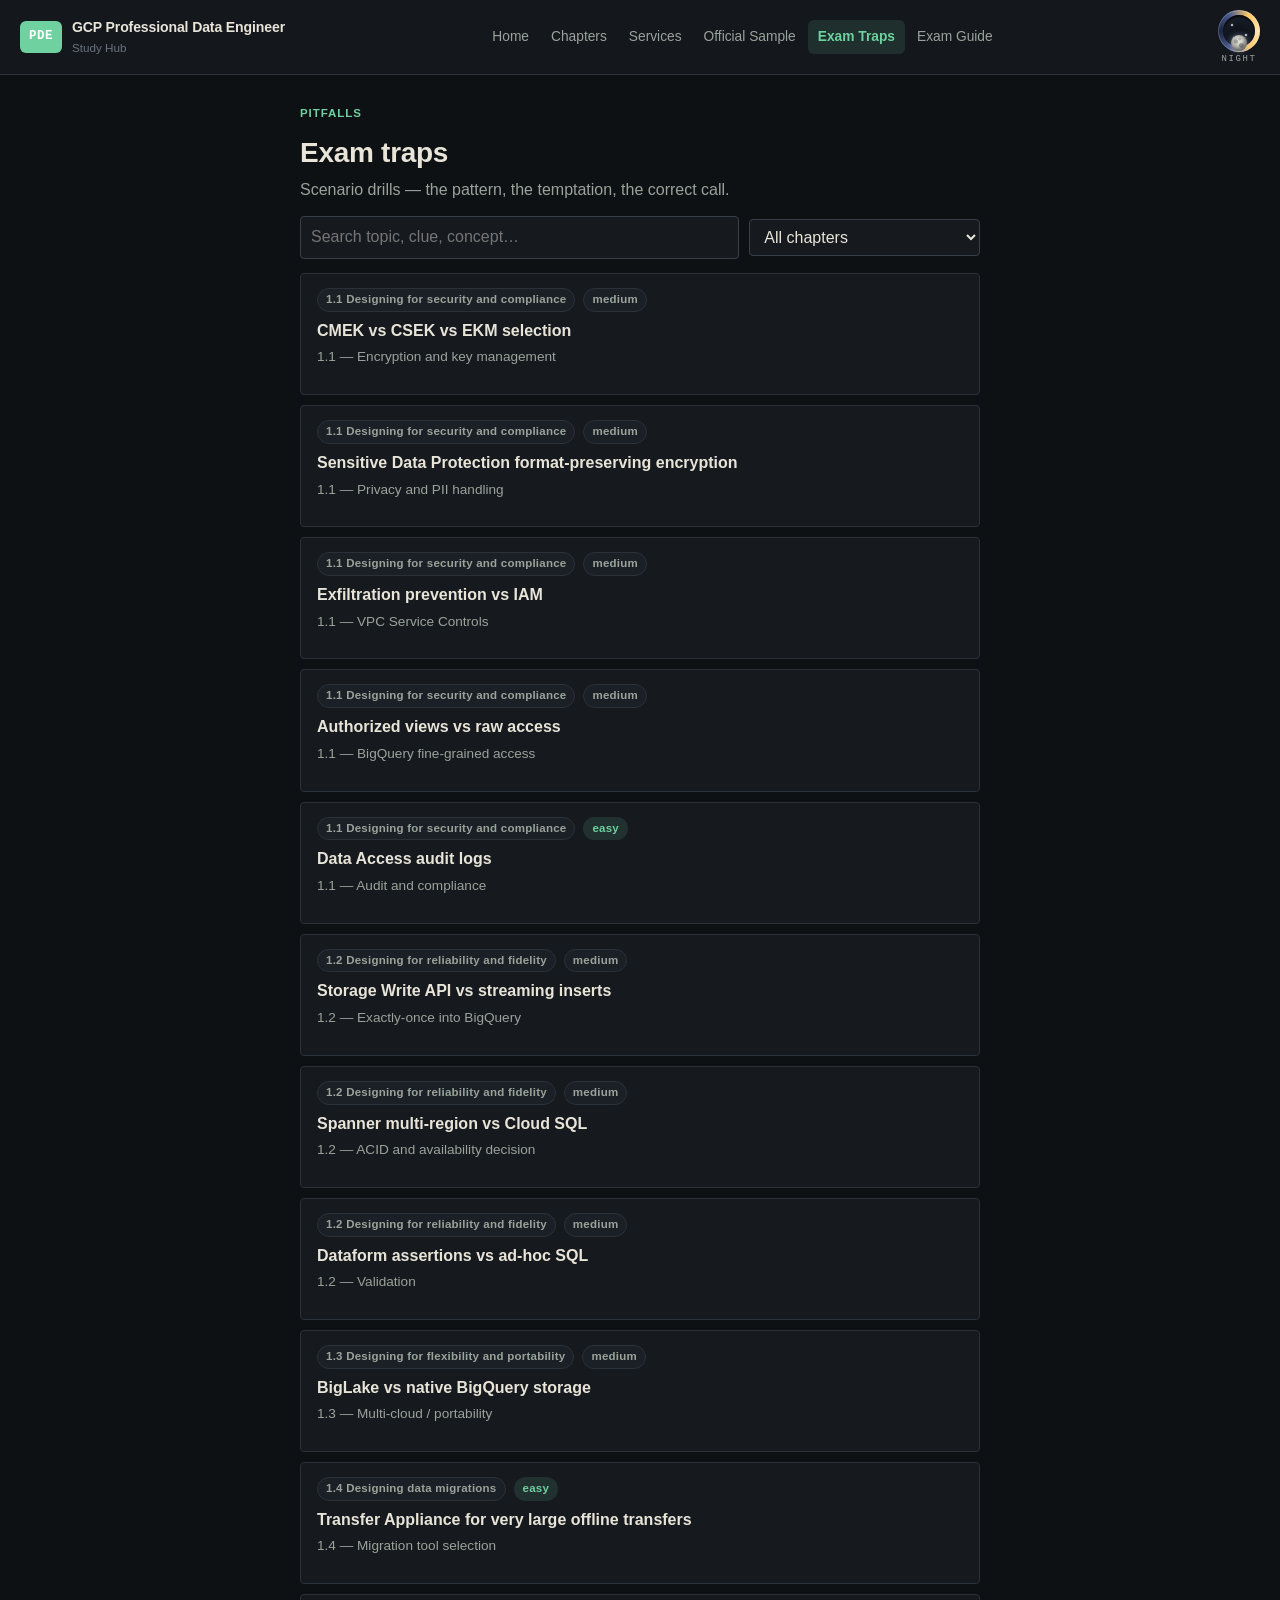
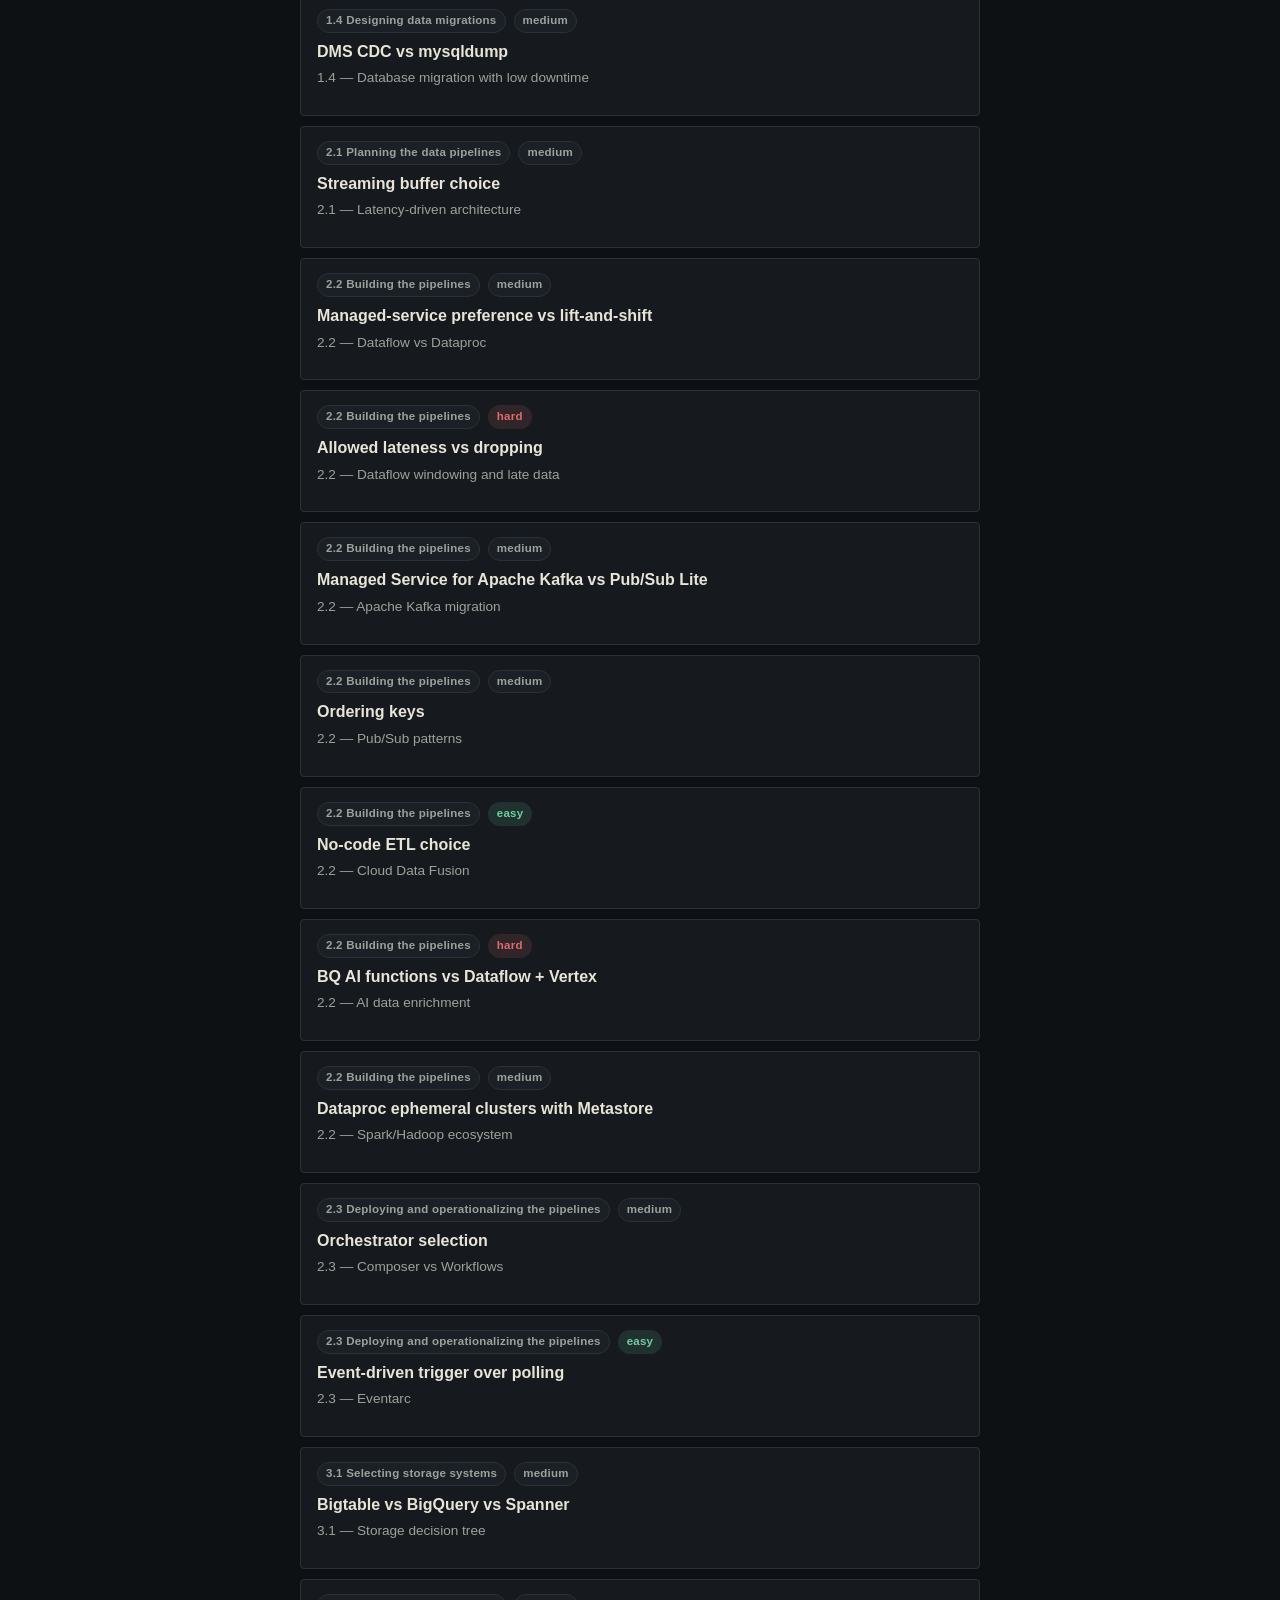
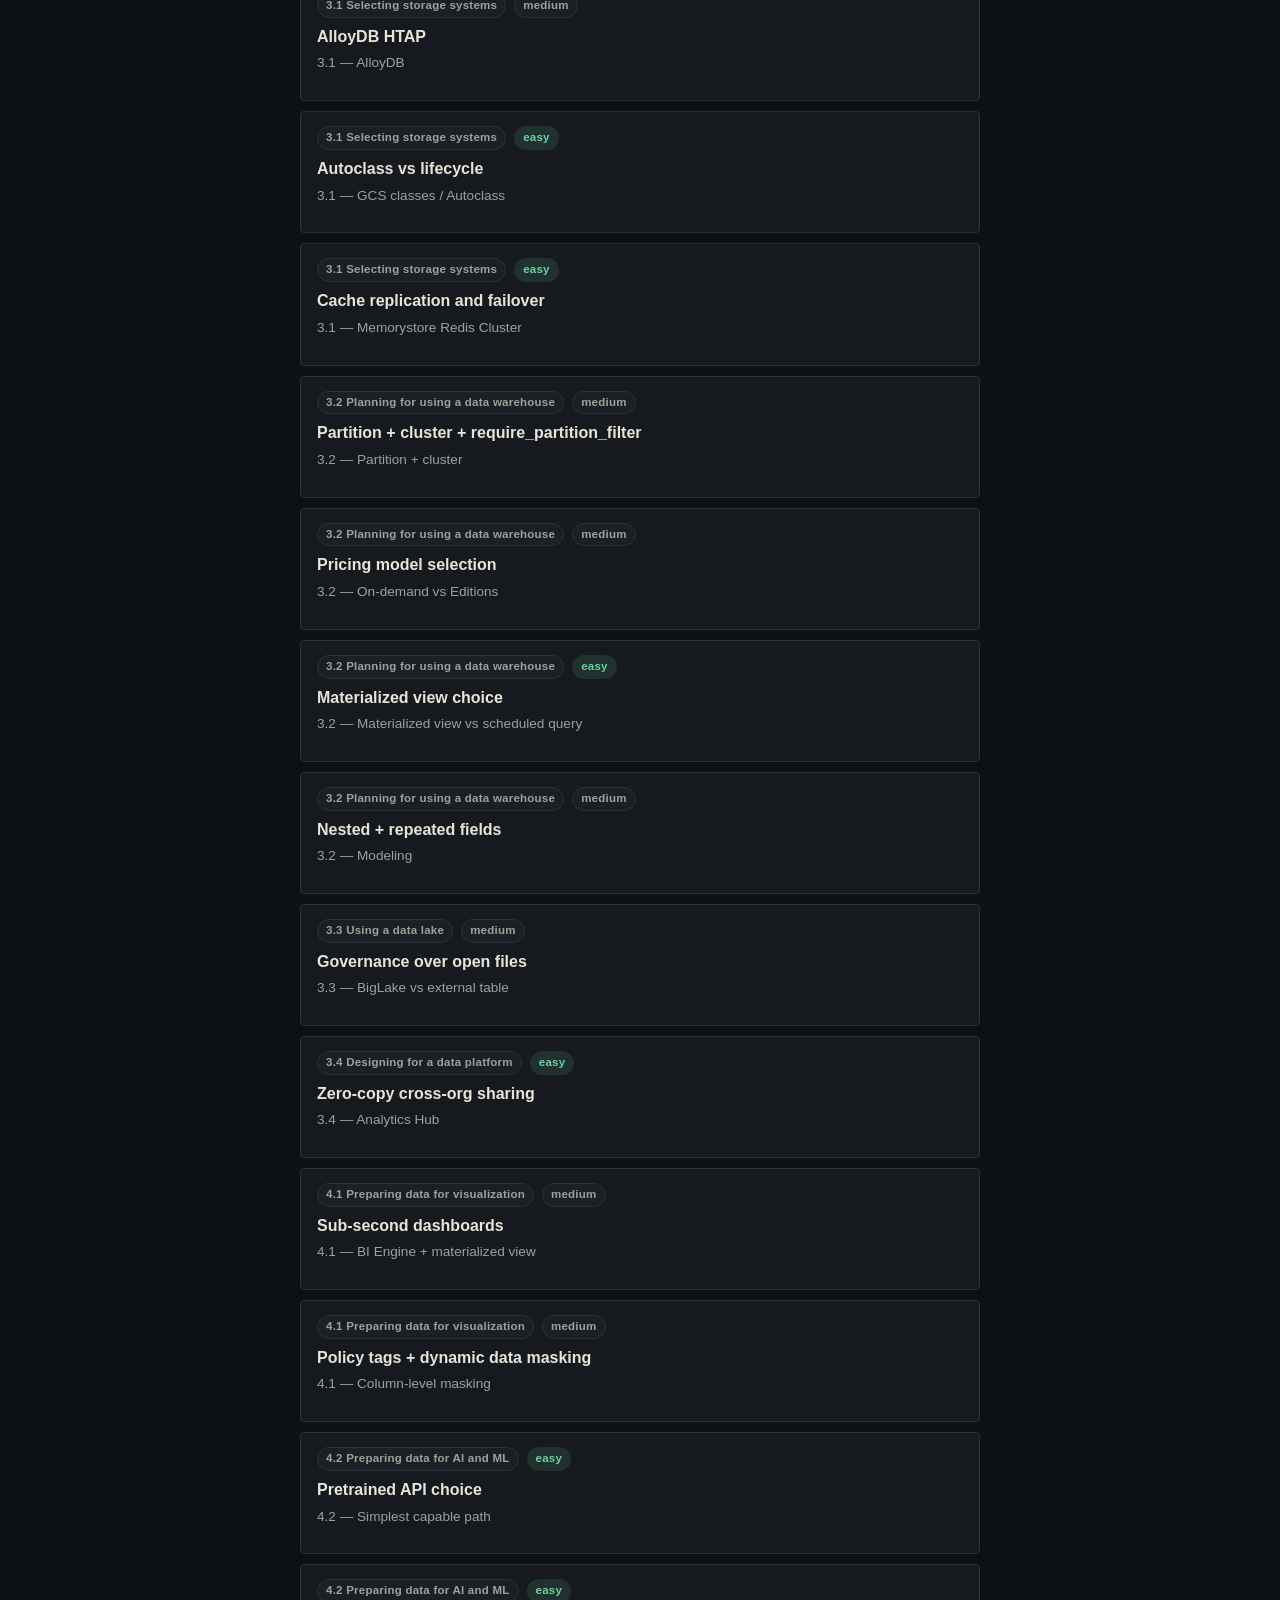
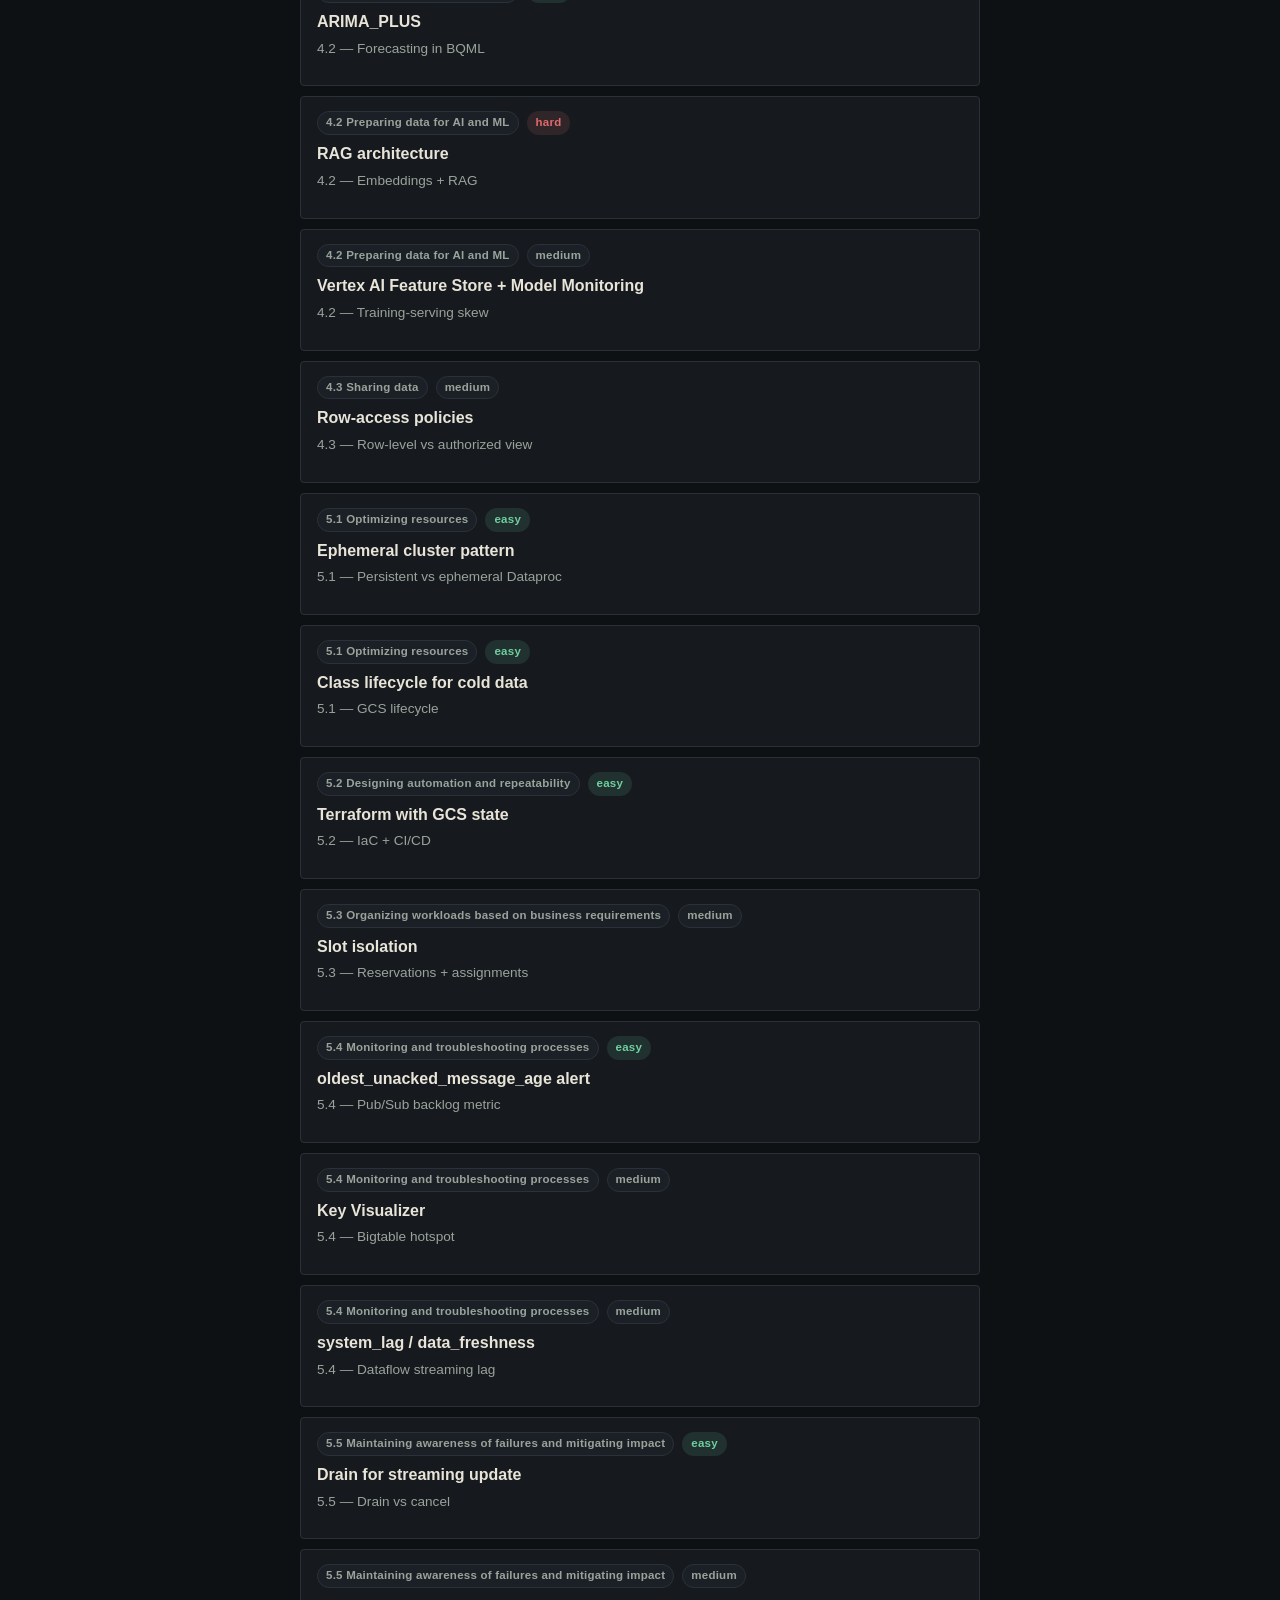
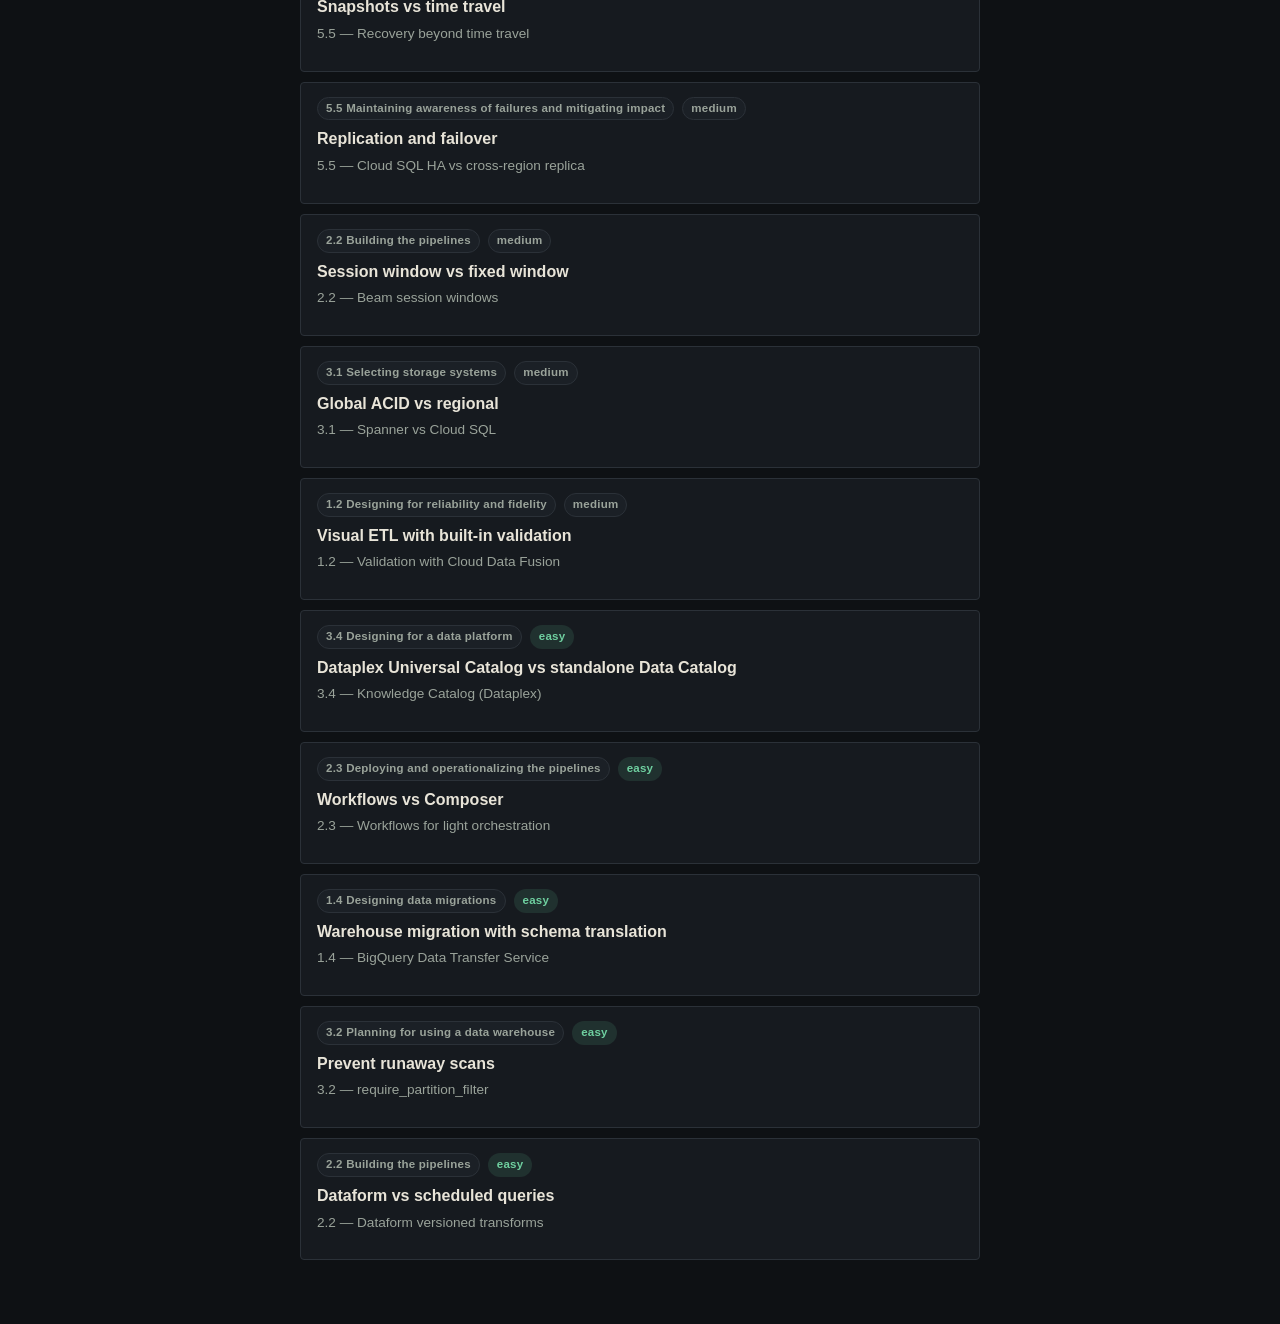
<file: exam-traps.html>
<!doctype html>
<html lang="en">
<head>
  <meta charset="utf-8">
  <meta name="viewport" content="width=device-width,initial-scale=1,viewport-fit=cover">
  <meta name="theme-color" content="#0e1114">
  <title>Exam Traps · GCP PDE Study Hub</title>
  <link rel="stylesheet" href="assets/css/app.css?v=14">
  <link rel="stylesheet" href="assets/css/redesign.css?v=14">
  <link rel="stylesheet" href="assets/css/theme-toggle.css?v=14">
  <link rel="stylesheet" href="assets/css/overrides.css?v=14">
</head>
<body>
  <div class="page">
    <header class="topbar" data-appbar></header>
    <main class="pde-wrap">
      <p class="eyebrow">Pitfalls</p>
      <h1>Exam traps</h1>
      <p class="lead">Scenario drills — the pattern, the temptation, the correct call.</p>

      <div class="row field-group" style="margin:14px 0">
        <input id="search" type="search" placeholder="Search topic, clue, concept…" style="flex:2;min-width:200px">
        <select id="topic-filter" style="flex:1;min-width:160px">
          <option value="">All chapters</option>
        </select>
      </div>
      <div id="list" class="stack"></div>
    </main>
  </div>
  <script type="module">
    import { boot, md } from "./assets/js/app.js";
    import { Data } from "./assets/js/data.js";

    const LETTERS = ["A","B","C","D","E","F"];
    const esc = (s) => (s||"").toString().replace(/&/g,"&amp;").replace(/</g,"&lt;").replace(/>/g,"&gt;");

    if (boot()) {
      const d = await Data.scenarios();
      const drills = Array.isArray(d.drills) ? d.drills : [];
      const list = document.getElementById("list");
      const search = document.getElementById("search");
      const tf = document.getElementById("topic-filter");

      const topics = [...new Set(drills.map((x) => x.topic).filter(Boolean))].sort();
      topics.forEach((t) => {
        const o = document.createElement("option");
        o.value = t; o.textContent = t;
        tf.appendChild(o);
      });

      function render() {
        const q = (search.value || "").toLowerCase().trim();
        const ts = tf.value;
        const filtered = drills.filter((x) => {
          if (ts && x.topic !== ts) return false;
          if (!q) return true;
          return JSON.stringify(x).toLowerCase().includes(q);
        });
        if (!filtered.length) { list.innerHTML = `<div class="empty"><div class="big">∅</div>No drills match.</div>`; return; }
        list.innerHTML = filtered.map((s, i) => renderCard(s, i)).join("");
      }

      function renderCard(s, i) {
        const title = s.tested_concept || s.title || s.scenario || `Drill ${i + 1}`;
        const correctIdx = (s.options || []).findIndex((o) => (o || "").trim() === (s.correct_answer || "").trim());
        const opts = (s.options || []).map((o, oi) => `
          <div class="opt ${oi === correctIdx ? "correct" : ""}">
            <span class="letter">${LETTERS[oi]}.</span>
            <span>${esc(o)}</span>
          </div>`).join("");
        const cluePills = (s.clue_words || []).map((c) => `<span class="tag">${esc(c)}</span>`).join(" ");
        const wrongList = (s.why_each_wrong_option_is_wrong || []).map((w) => `<li>${esc(w)}</li>`).join("");
        const diffClass = (s.difficulty || "").toLowerCase() === "hard" ? "status-offline" :
                          (s.difficulty || "").toLowerCase() === "easy" ? "status-live" : "";
        return `
          <details class="card">
            <summary>
              <div class="card-top">
                ${s.topic ? `<span class="badge">${esc(s.topic)}</span>` : ""}
                ${s.difficulty ? `<span class="badge ${diffClass}">${esc(s.difficulty)}</span>` : ""}
              </div>
              <span class="title">${esc(title)}</span>
              ${s.official_guide_mapping ? `<p class="card-meta" style="margin-top:4px">${esc(s.official_guide_mapping)}</p>` : ""}
            </summary>
            <div class="body">
              ${cluePills ? `<p style="margin:0 0 10px"><span class="muted" style="font-size:.72rem;text-transform:uppercase;letter-spacing:.1em;margin-right:6px">Clue words:</span>${cluePills}</p>` : ""}
              ${s.scenario ? `<p>${esc(s.scenario)}</p>` : ""}
              ${opts ? `<div class="opt-list">${opts}</div>` : ""}
              ${s.why_correct ? `<div class="explain"><h3>Why it's right</h3><div class="md">${md(s.why_correct)}</div></div>` : ""}
              ${wrongList ? `<div class="explain"><h3>Why the others fail</h3><ul>${wrongList}</ul></div>` : ""}
            </div>
          </details>`;
      }

      let t; const debounce = (fn) => { clearTimeout(t); t = setTimeout(fn, 150); };
      search.addEventListener("input", () => debounce(render));
      tf.addEventListener("change", render);
      render();
    }
  </script>
</body>
</html>
</file>
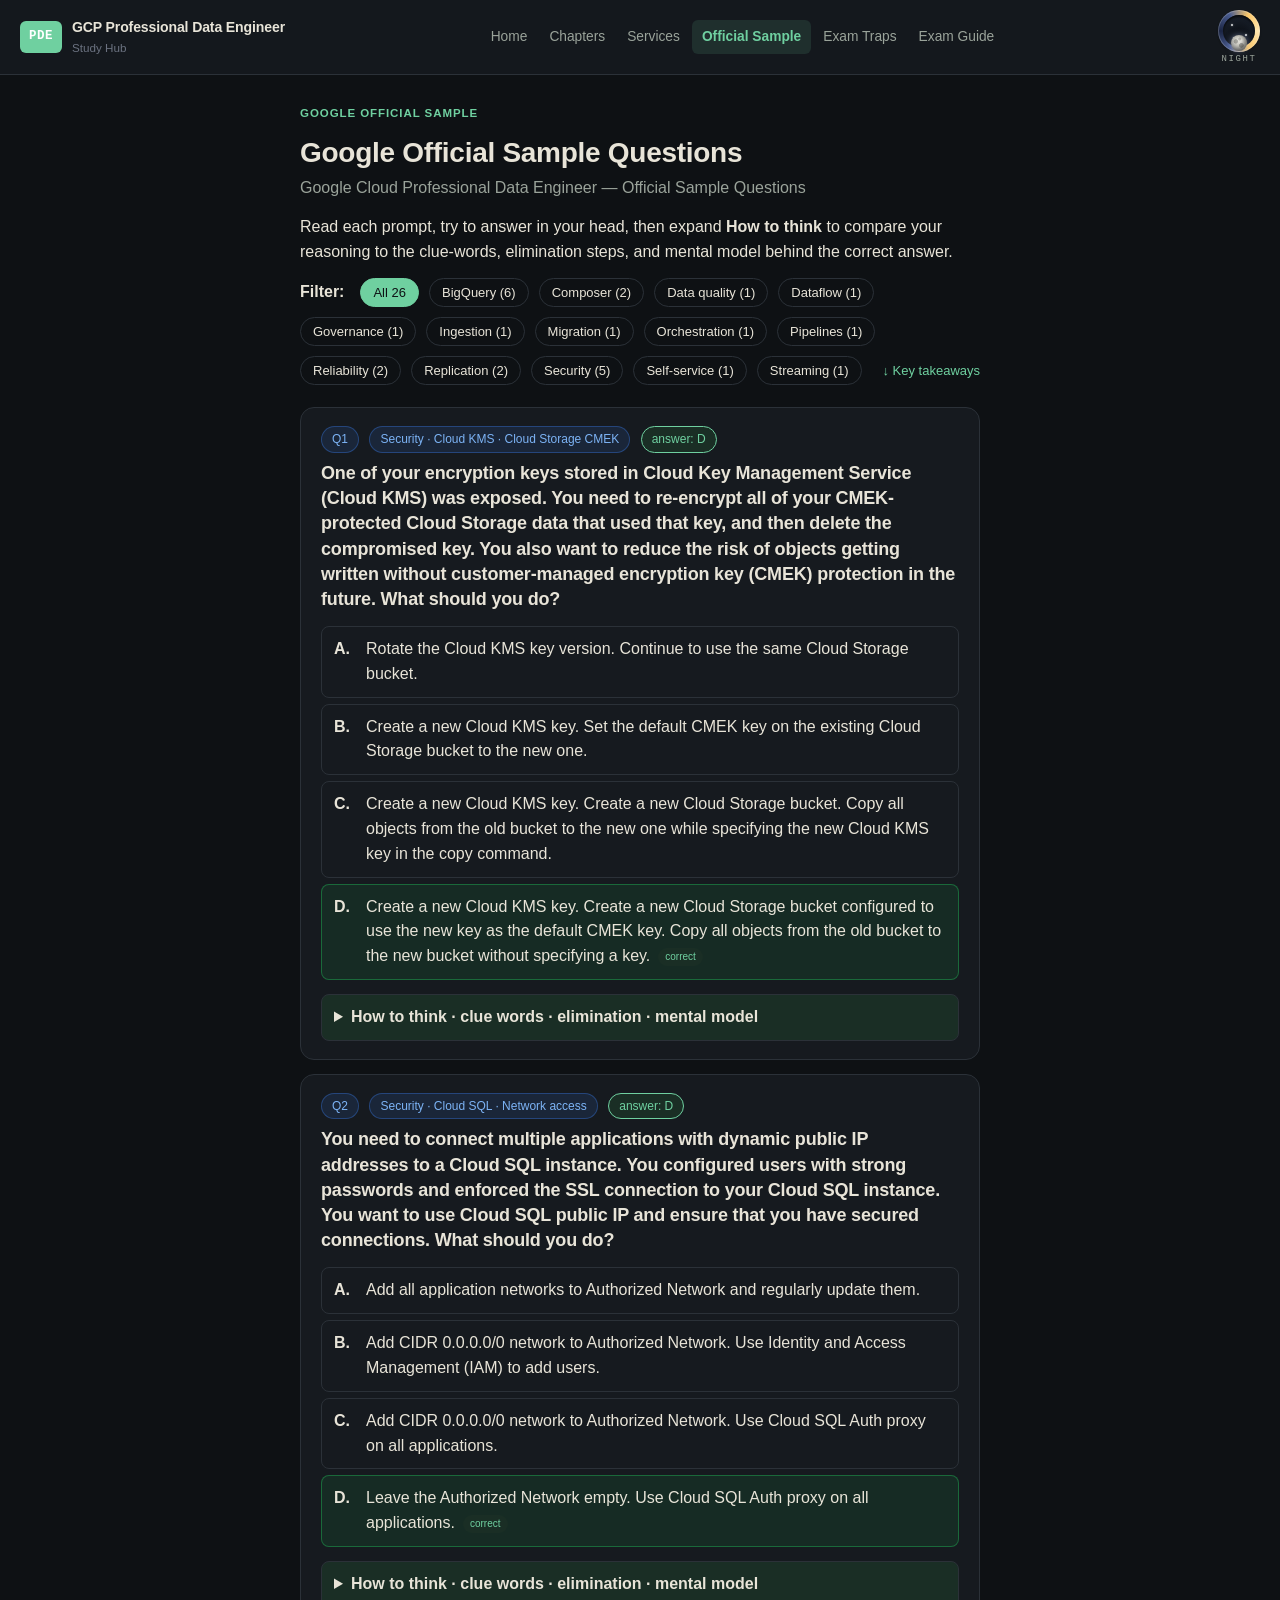
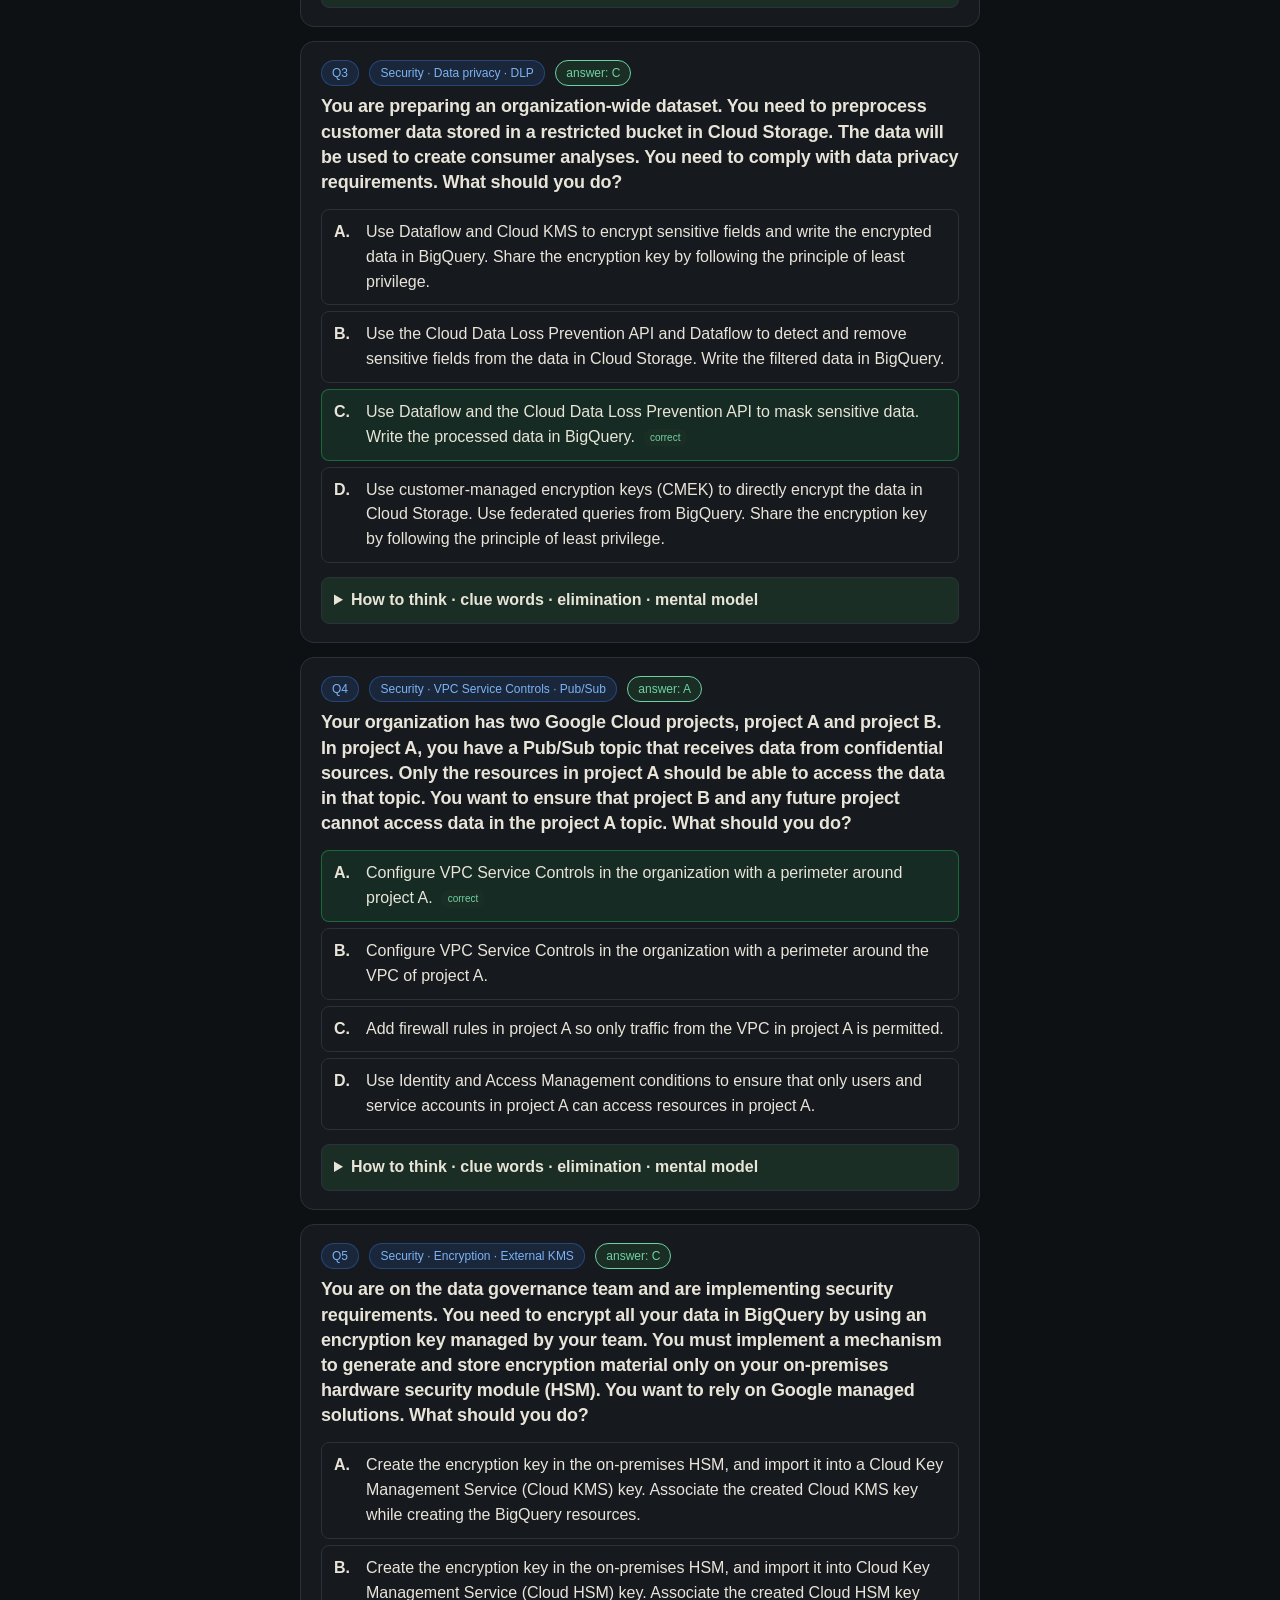
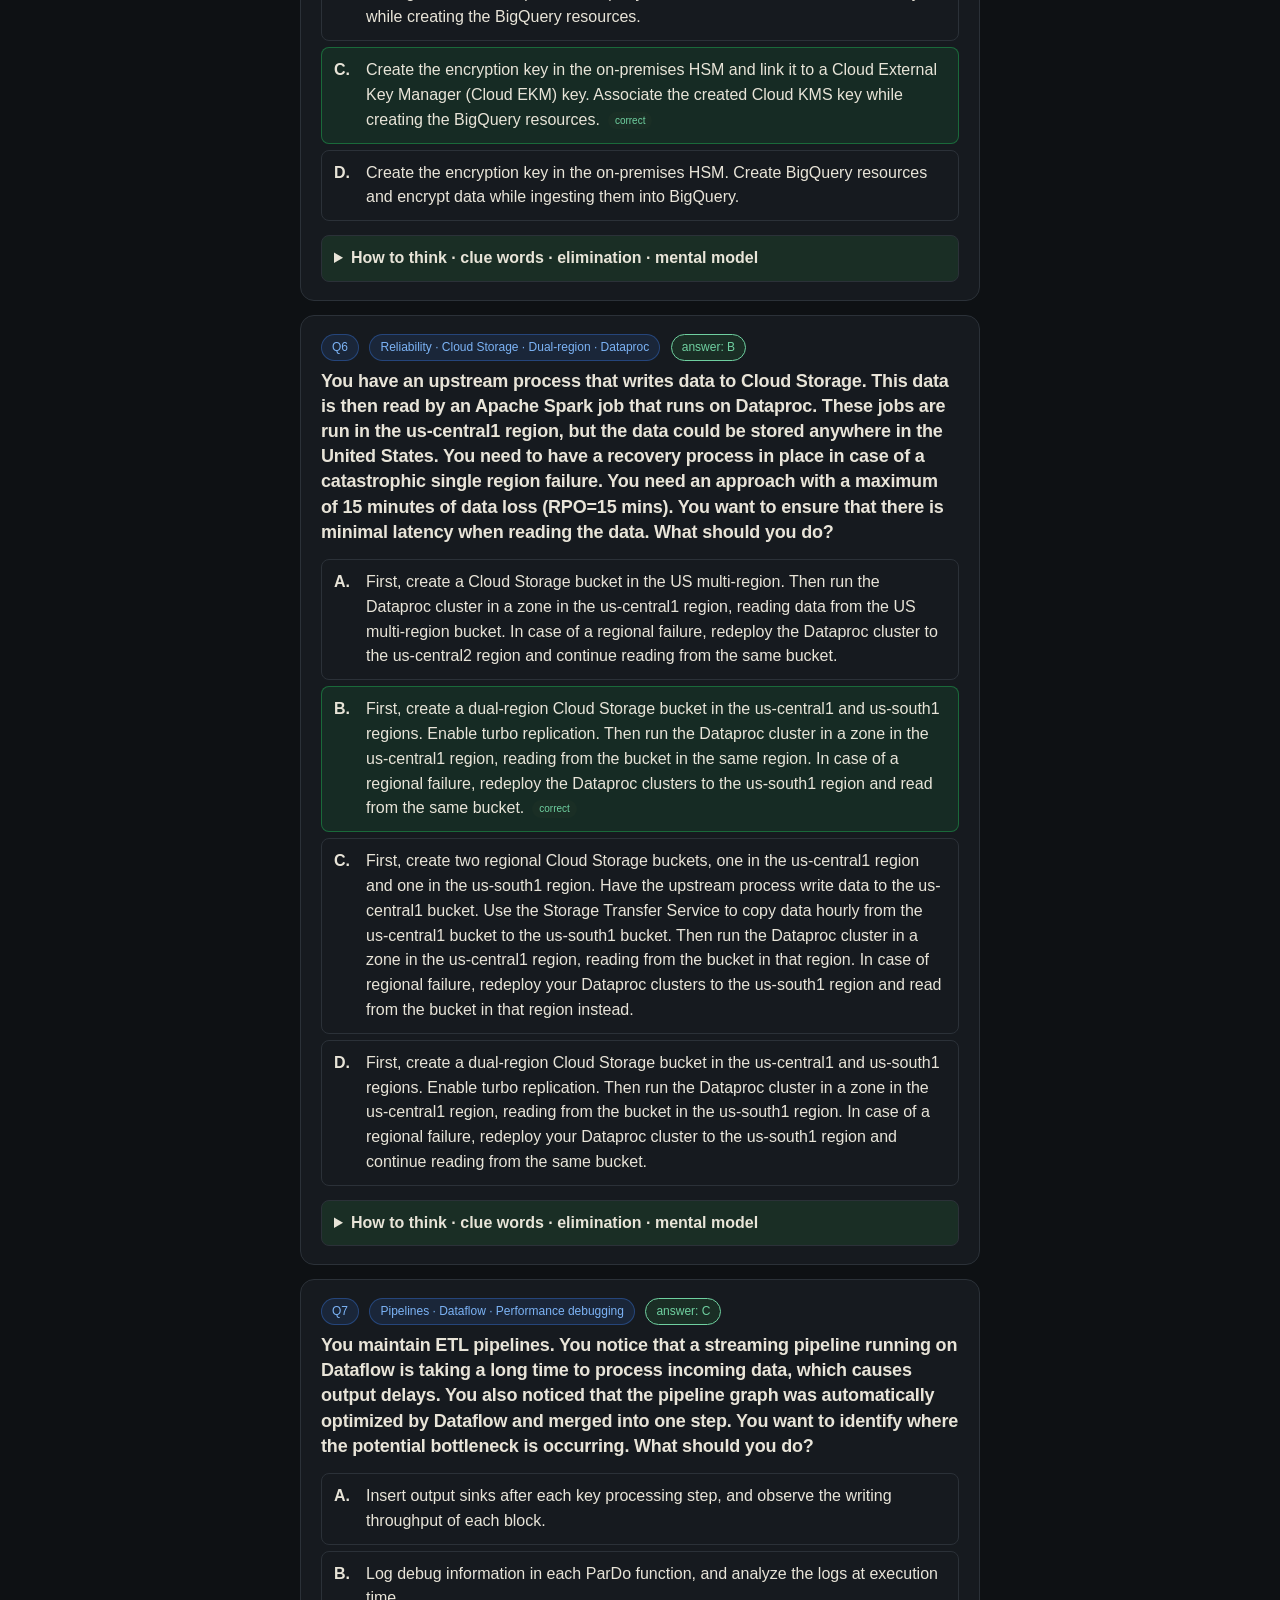
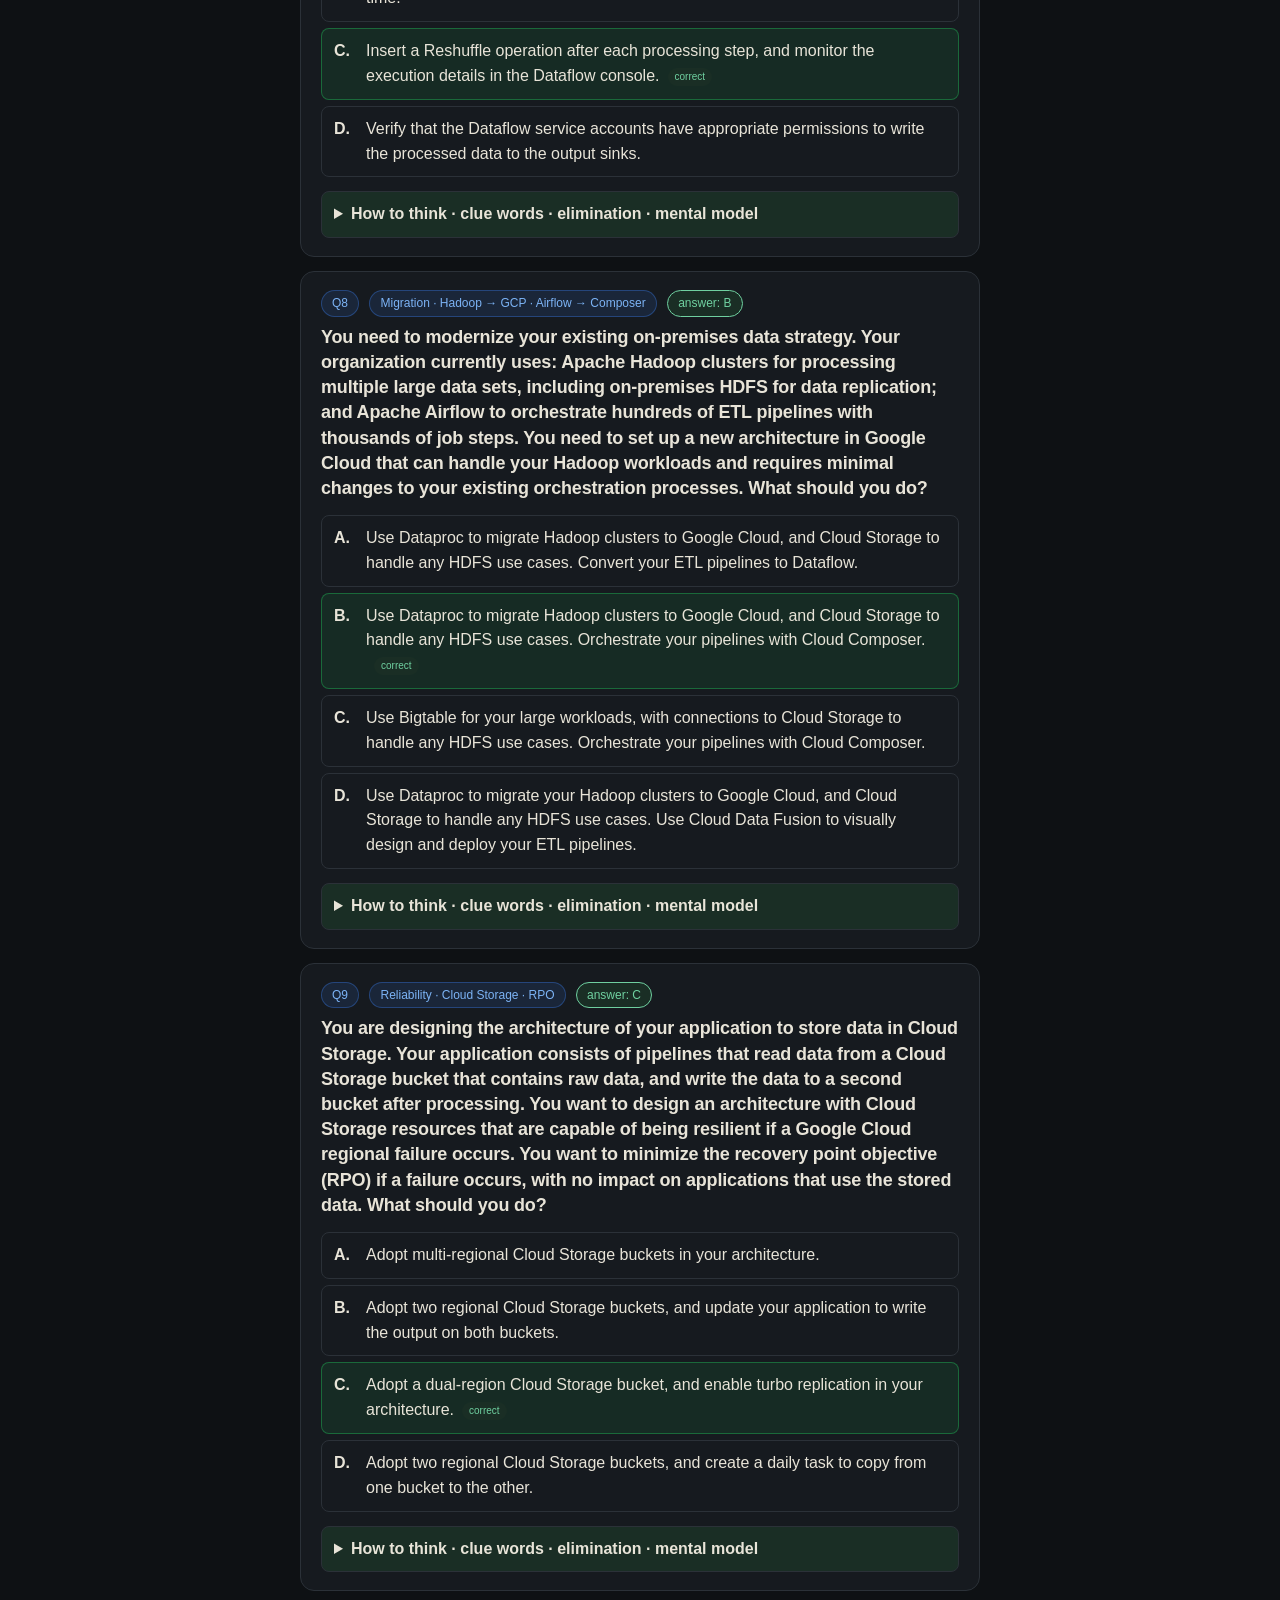
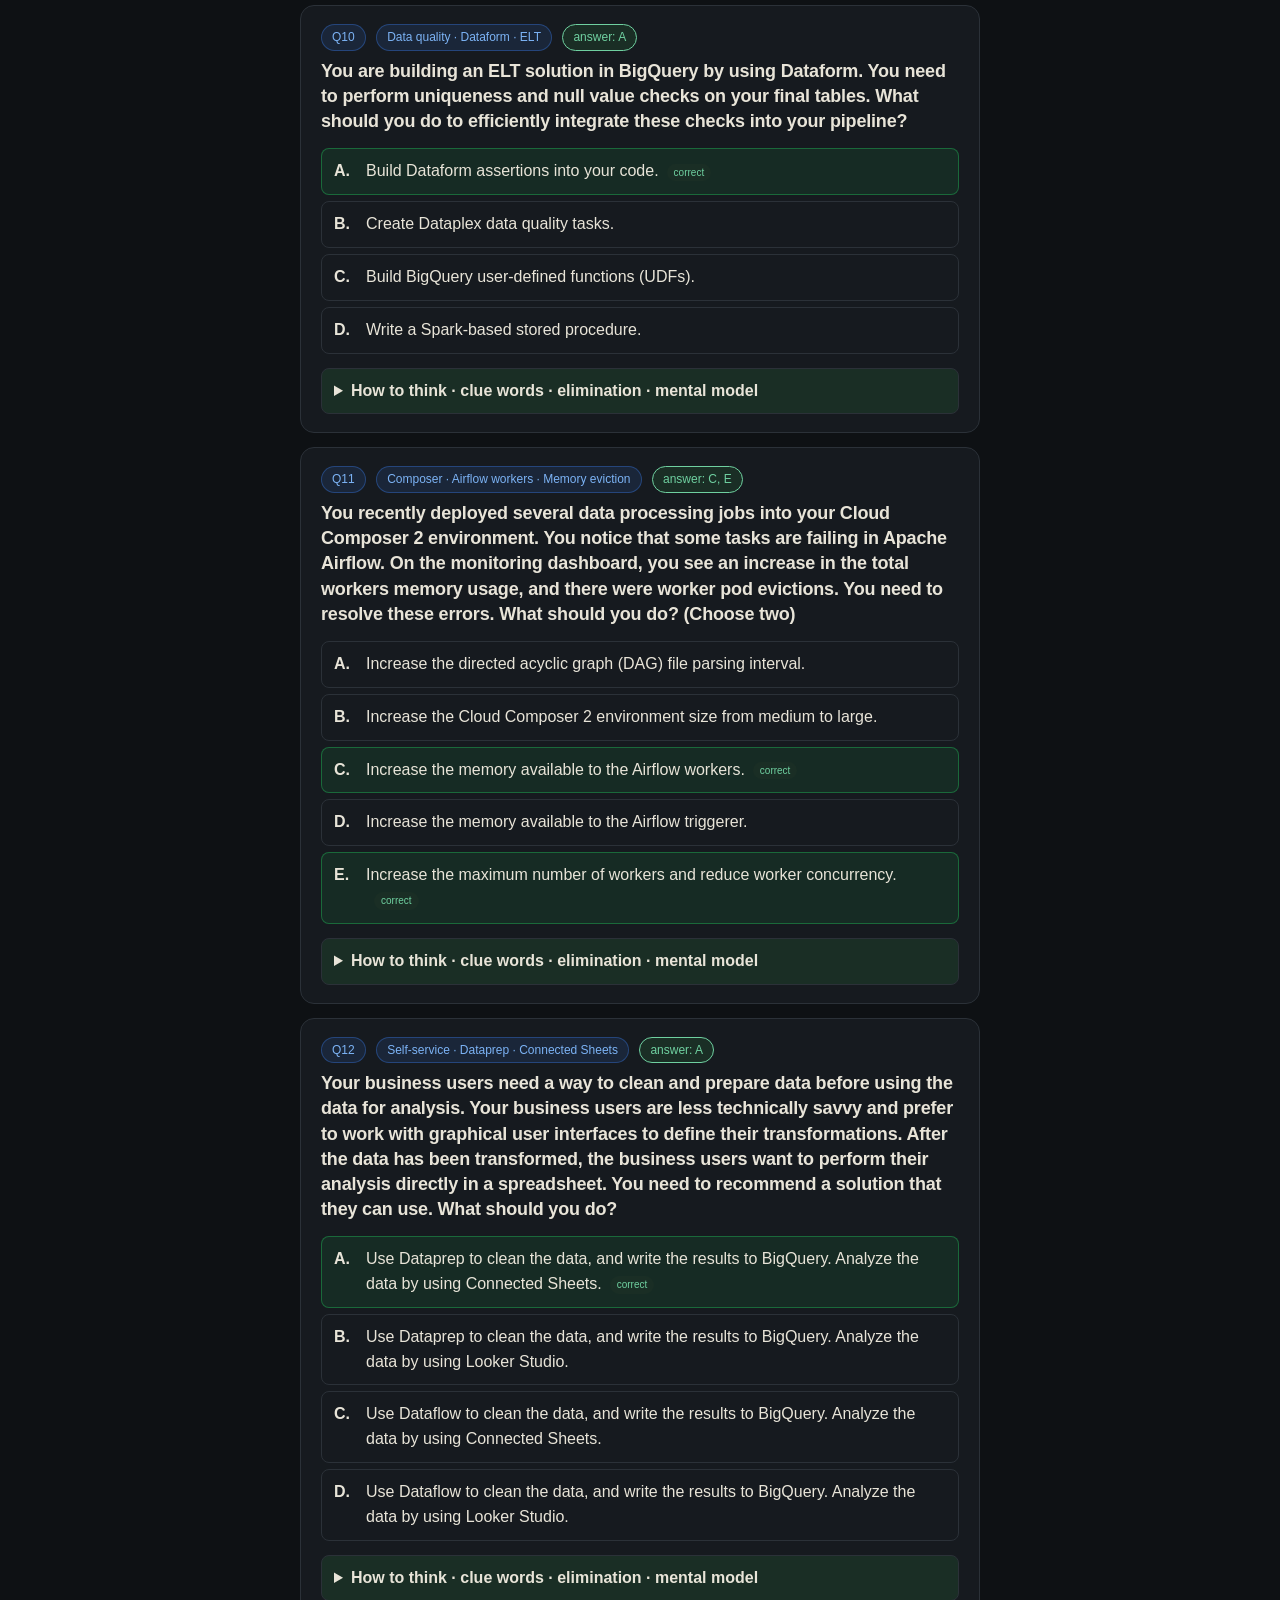
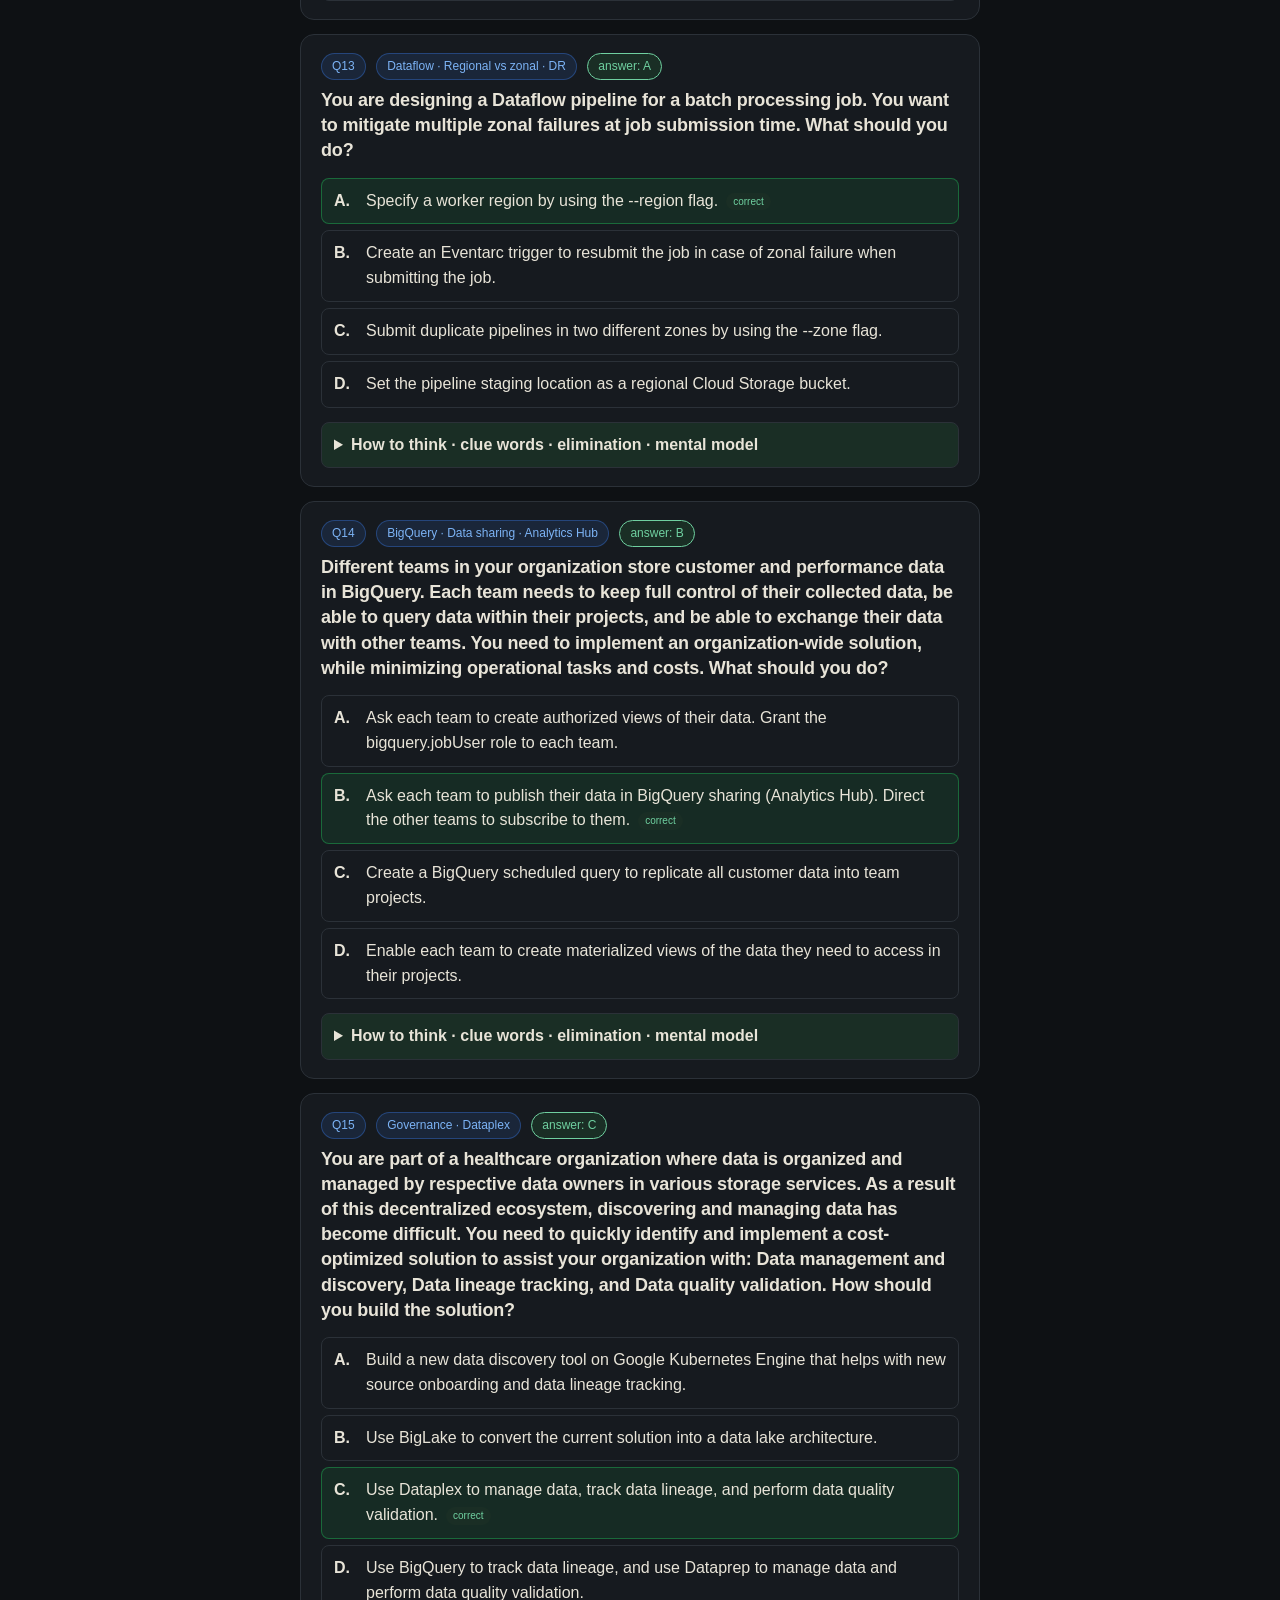
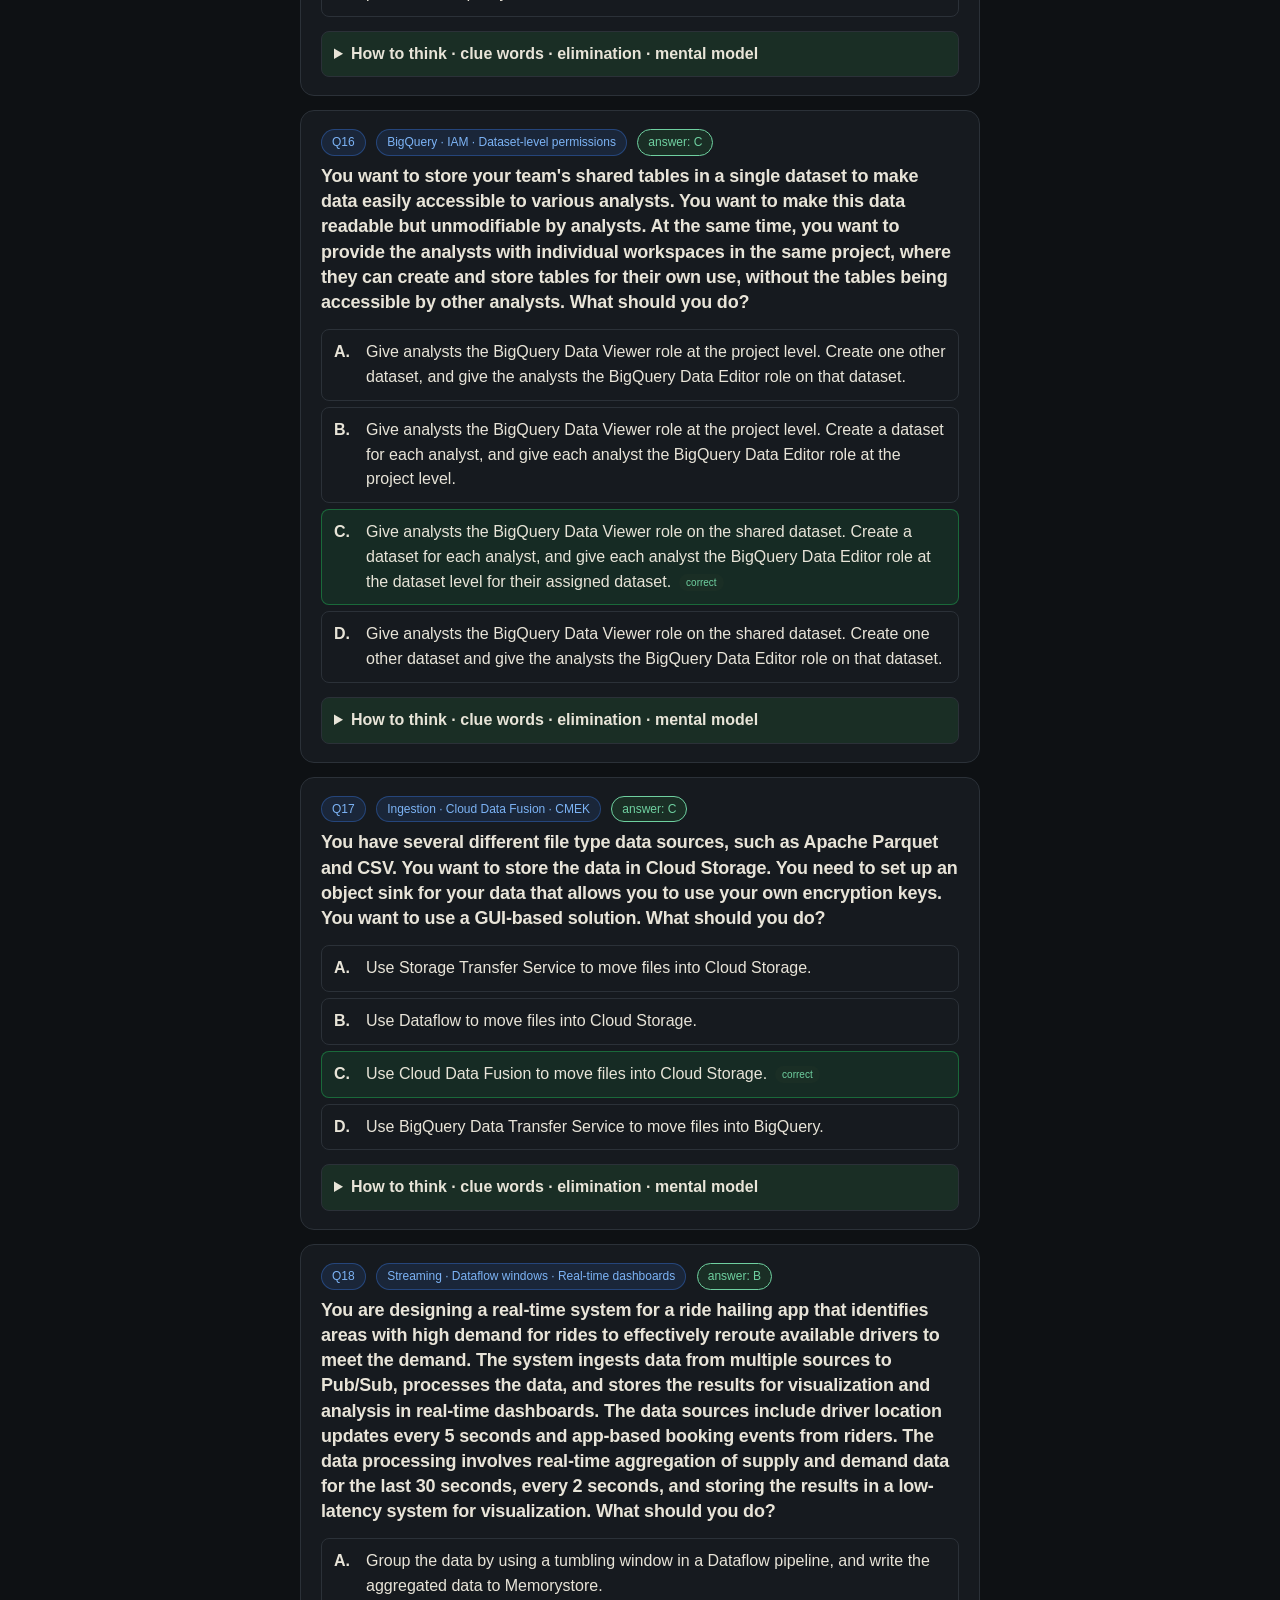
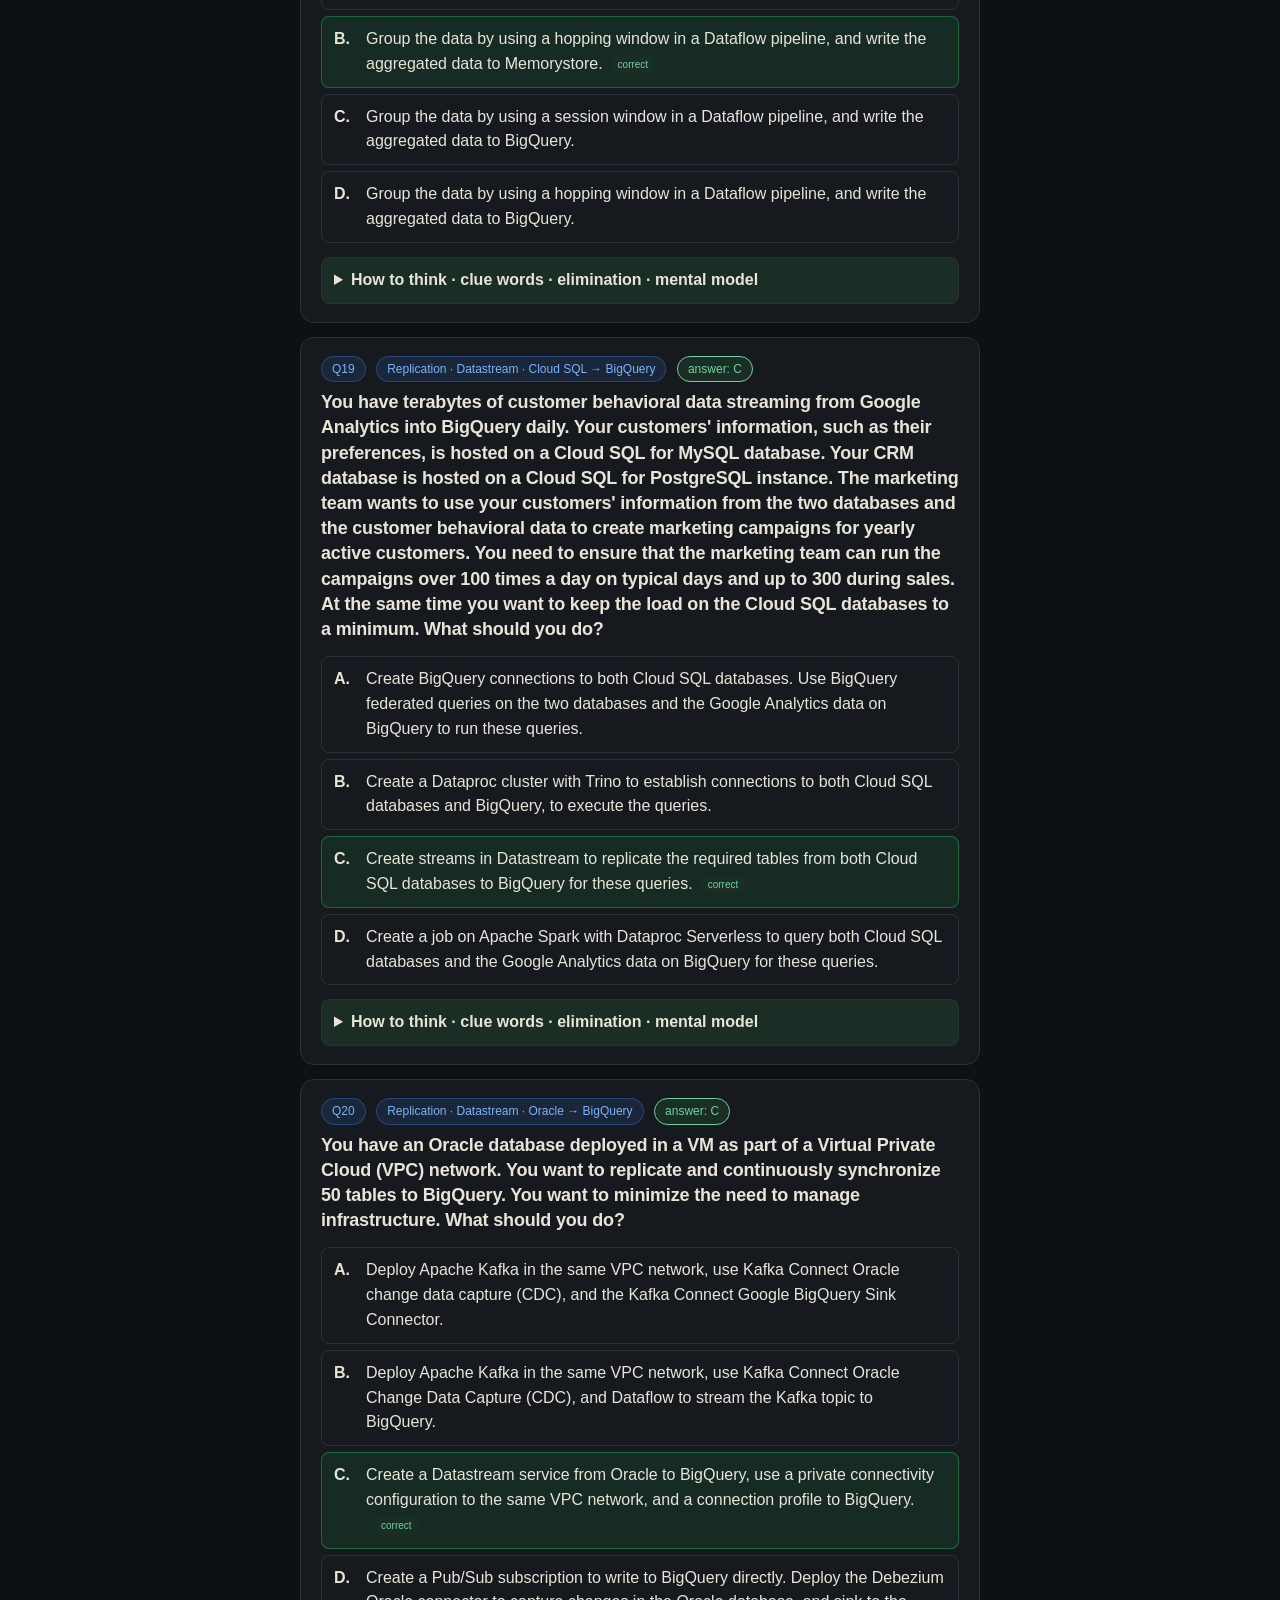
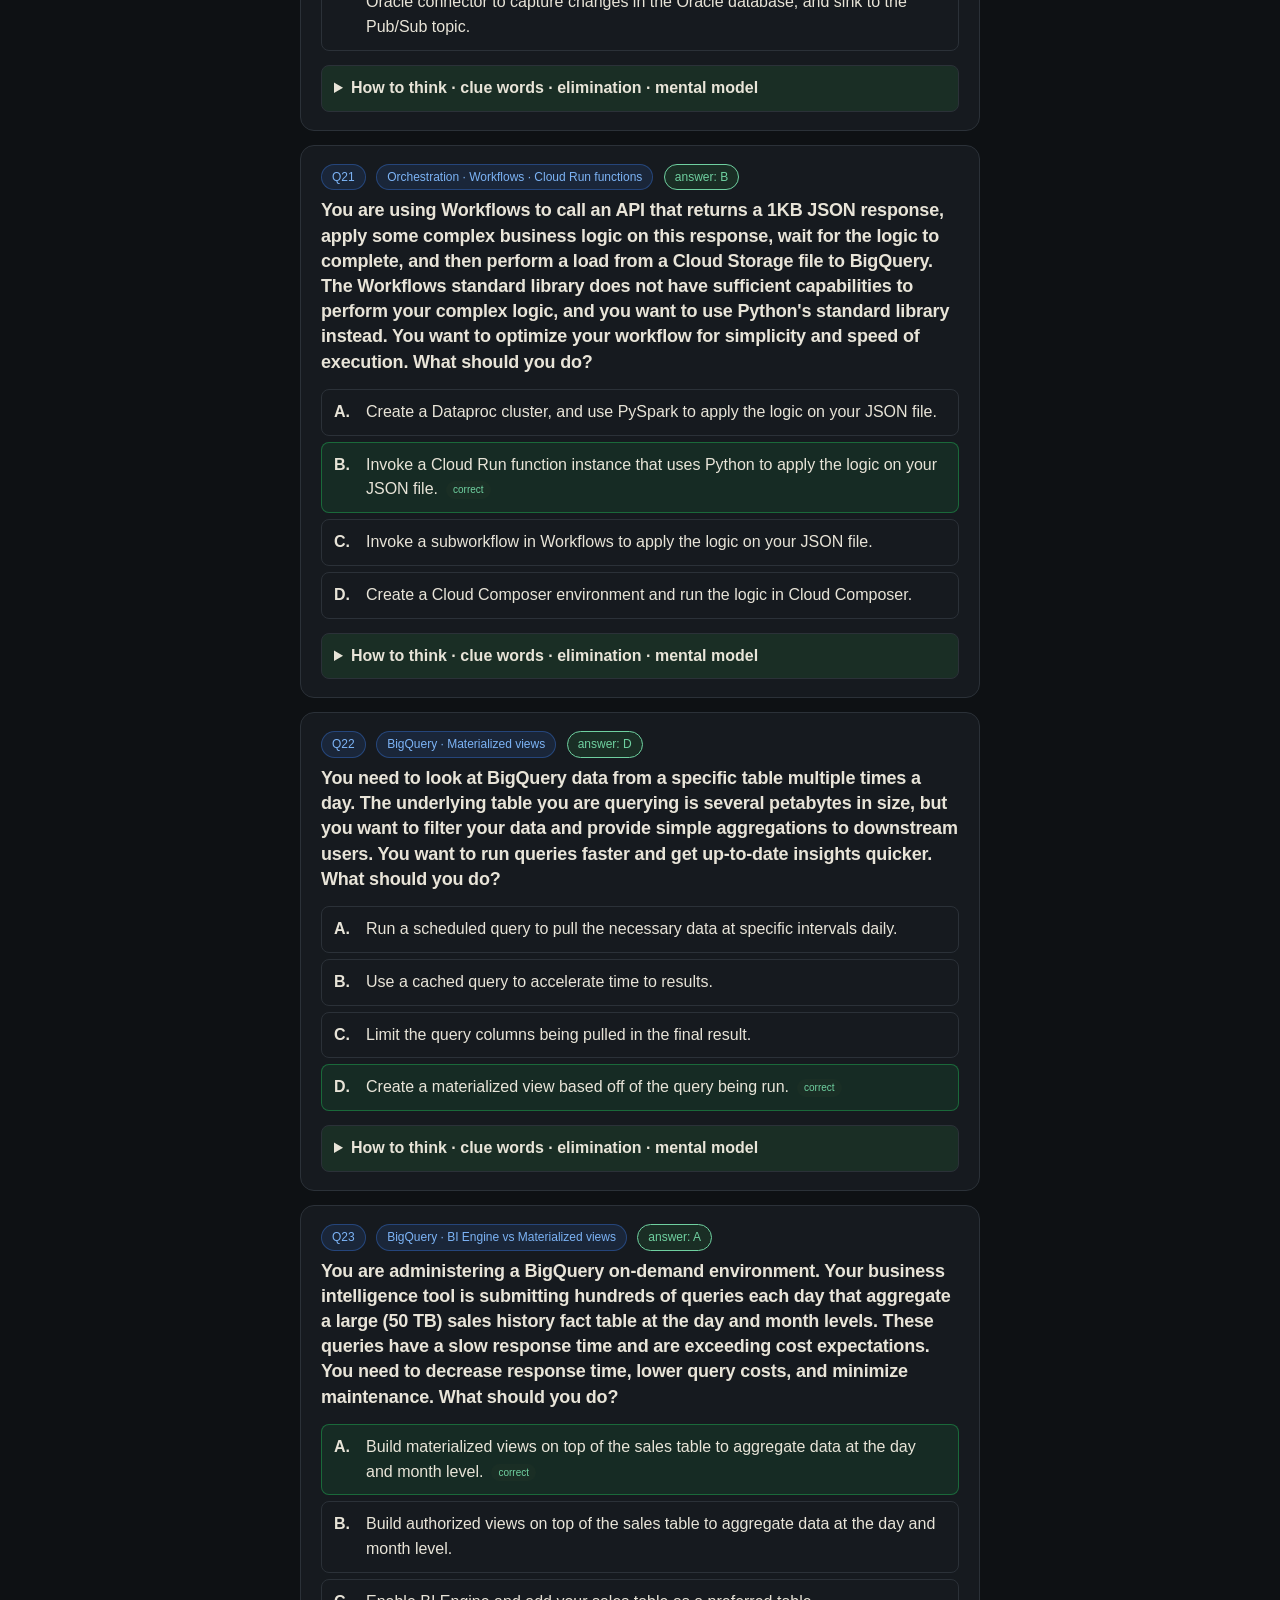
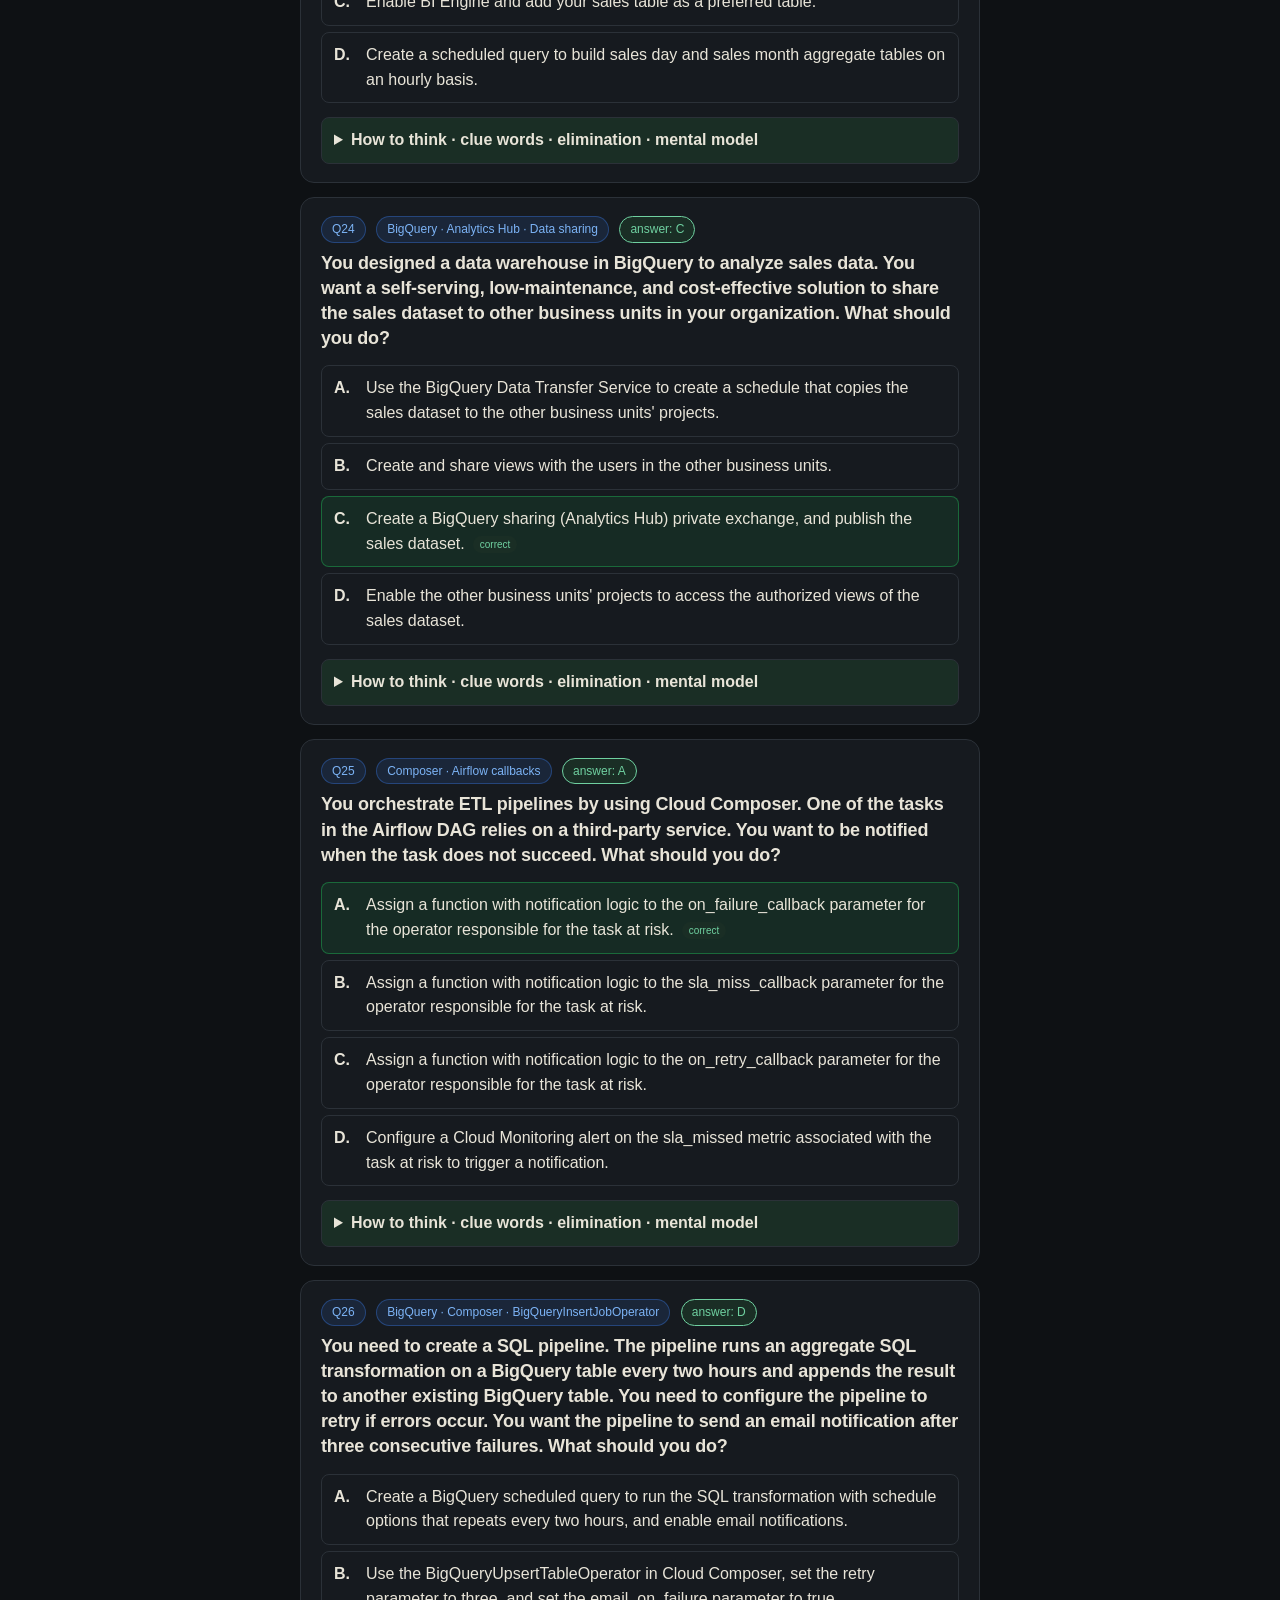
<file: official-sample.html>
<!doctype html>
<html lang="en">
<head>
  <meta charset="utf-8">
  <meta name="viewport" content="width=device-width,initial-scale=1,viewport-fit=cover">
  <meta name="theme-color" content="#0e1114">
  <title>Official Sample · GCP PDE Study Hub</title>
  <link rel="stylesheet" href="assets/css/app.css?v=14">
  <link rel="stylesheet" href="assets/css/redesign.css?v=14">
  <link rel="stylesheet" href="assets/css/theme-toggle.css?v=14">
  <link rel="stylesheet" href="assets/css/overrides.css?v=14">
  <style>
    .os-filters { display: flex; gap: 10px; flex-wrap: wrap; margin: 14px 0 22px; align-items: center; }
    .os-filters button { background: transparent; color: var(--pde-fg); border: 1px solid var(--pde-border); padding: 6px 12px; border-radius: 999px; font-size: 13px; cursor: pointer; }
    .os-filters button.active { background: var(--pde-accent); color: var(--pde-on-accent); border-color: var(--pde-accent); }
    .os-q { border: 1px solid var(--pde-border); border-radius: 14px; padding: 18px 20px; margin: 14px 0; background: var(--pde-panel); }
    .os-q h3 { margin: 8px 0 6px; font-size: 18px; line-height: 1.4; }
    .os-pill { display: inline-block; padding: 3px 10px; border-radius: 999px; border: 1px solid var(--pde-border); font-size: 12px; margin-right: 6px; }
    .os-pill.area { background: rgba(59,130,246,0.12); color: #1d6fd6; border-color: rgba(59,130,246,0.35); }
    .os-pill.answer { background: var(--pde-accent-soft); color: var(--pde-accent); border-color: var(--pde-accent); }
    .os-opts { margin: 14px 0; padding: 0; list-style: none; }
    .os-opt { padding: 10px 12px; border-radius: 8px; border: 1px solid var(--pde-border); margin-bottom: 6px; display: flex; gap: 10px; align-items: flex-start; }
    .os-opt .letter { font-weight: 700; min-width: 22px; }
    .os-opt.is-correct { background: rgba(34,197,94,0.10); border-color: rgba(34,197,94,0.4); }
    .os-tag { display: inline-block; font-size: 10px; padding: 1px 7px; border-radius: 999px; margin-left: 8px; vertical-align: middle; }
    .os-tag.correct { background: var(--pde-accent-soft); color: var(--pde-accent); }
    .os-think { margin-top: 14px; }
    .os-think summary { cursor: pointer; font-weight: 600; padding: 10px 12px; background: var(--pde-accent-soft); border-radius: 8px; border: 1px solid var(--pde-border); }
    .os-think[open] summary { border-bottom-left-radius: 0; border-bottom-right-radius: 0; }
    .os-think .body { border: 1px solid var(--pde-border); border-top: none; padding: 16px; border-bottom-left-radius: 8px; border-bottom-right-radius: 8px; background: var(--pde-panel); }
    .os-section { margin: 14px 0; }
    .os-section h4 { margin: 0 0 6px; font-size: 13px; text-transform: uppercase; letter-spacing: .05em; color: var(--pde-fg-muted); }
    .os-section p, .os-section li { line-height: 1.55; }
    .os-section.win { border-left: 3px solid var(--pde-accent); padding-left: 12px; background: var(--pde-accent-soft); border-radius: 0 6px 6px 0; padding: 12px 14px; }
    .os-section.win h4 { color: var(--pde-accent); }
    .os-elim { display: grid; grid-template-columns: 28px 1fr; gap: 6px 10px; margin: 8px 0; }
    .os-elim .let { font-weight: 700; }
    .os-clues { display: flex; gap: 6px; flex-wrap: wrap; margin-top: 6px; }
    .os-clue { font-size: 11px; padding: 2px 8px; background: rgba(96,165,250,0.12); color: #1d6fd6; border-radius: 999px; border: 1px solid rgba(96,165,250,0.3); }
    .os-takeaways { background: var(--pde-panel); border: 1px solid var(--pde-border); border-radius: 14px; padding: 20px; margin-top: 26px; }
    .os-takeaways ol { padding-left: 20px; }
    .os-takeaways li { margin: 6px 0; line-height: 1.55; }
    /* Blue "area"/"clue" tags: darker for light bg, brighter for dark bg */
    html[data-theme="dark"] .os-pill.area,
    html[data-theme="dark"] .os-clue { color: #7cb3f5; }
  </style>
</head>
<body>
  <div class="page">
    <header class="topbar" data-appbar></header>
    <main class="pde-wrap">
      <div id="root"><p class="muted">Loading…</p></div>
    </main>
  </div>
  <script type="module">
    import { boot } from "./assets/js/app.js";
    const esc = (s) => (s == null ? "" : String(s)).replace(/&/g, "&amp;").replace(/</g, "&lt;").replace(/>/g, "&gt;");
    const md = (s) => esc(s || "").replace(/\*\*([^*]+)\*\*/g, "<strong>$1</strong>").replace(/\n\n/g, "<br><br>").replace(/\n/g, "<br>");

    if (boot()) {
      const root = document.getElementById("root");
      try {
        const res = await fetch("./assets/data/official-sample.json", { cache: "force-cache" });
        const d = await res.json();

        const initialQ = parseInt(new URLSearchParams(location.search).get("q") || "0", 10);
        const initialGroup = (new URLSearchParams(location.search).get("group") || "all").toLowerCase();

        const intro = `
          <p class="eyebrow">Google official sample</p>
          <h1 style="margin:6px 0 4px">${esc(d.title)}</h1>
          <p class="muted">${esc(d.source)}</p>
          <p style="margin-top:14px;line-height:1.55">Read each prompt, try to answer in your head, then expand <strong>How to think</strong> to compare your reasoning to the clue-words, elimination steps, and mental model behind the correct answer.</p>`;

        const groupOf = (q) => ((q.topic_area || "").split("·")[0] || "Other").trim();
        const groups = [...new Set(d.questions.map(groupOf))].sort();
        const filtersHtml = `
          <div class="os-filters">
            <strong style="margin-right:6px">Filter:</strong>
            <button data-group="all">All ${d.questions.length}</button>
            ${groups.map((g) => {
              const n = d.questions.filter((q) => groupOf(q) === g).length;
              return `<button data-group="${esc(g.toLowerCase())}">${esc(g)} (${n})</button>`;
            }).join("")}
            <a href="#takeaways" style="margin-left:auto;color:var(--pde-accent);font-size:13px;text-decoration:none">↓ Key takeaways</a>
          </div>`;

        const renderQ = (q) => {
          const correctSet = String(q.correct_answer || "").split(/[,\s]+/).filter(Boolean);
          const optsHtml = Object.entries(q.options || {}).map(([L, txt]) => {
            const correct = correctSet.includes(L);
            return `<li class="os-opt ${correct ? "is-correct" : ""}">
              <span class="letter">${esc(L)}.</span>
              <span>${esc(txt)}${correct ? '<span class="os-tag correct">correct</span>' : ""}</span>
            </li>`;
          }).join("");

          const clueWordsHtml = (q.clue_words || []).map((c) => `<span class="os-clue">${esc(c)}</span>`).join("");

          const elimHtml = q.elimination ? `
            <div class="os-section">
              <h4>Option-by-option elimination</h4>
              ${Object.entries(q.elimination).map(([L, t]) => `<div class="os-elim"><span class="let">${esc(L)}.</span><span>${md(t)}</span></div>`).join("")}
            </div>` : "";

          const thinkingHtml = `
            <details class="os-think">
              <summary>How to think · clue words · elimination · mental model</summary>
              <div class="body">
                ${clueWordsHtml ? `<div class="os-section"><h4>Clue words to underline</h4><div class="os-clues">${clueWordsHtml}</div></div>` : ""}
                ${q.what_is_tested ? `<div class="os-section"><h4>What's being tested</h4><p>${md(q.what_is_tested)}</p></div>` : ""}
                ${q.decision_pattern ? `<div class="os-section"><h4>Decision pattern</h4><p>${md(q.decision_pattern)}</p></div>` : ""}
                ${elimHtml}
                ${q.mental_model ? `<div class="os-section win"><h4>Mental model to lock in</h4><p>${md(q.mental_model)}</p></div>` : ""}
                ${q.exam_pattern ? `<div class="os-section"><h4>Exam pattern shortcut</h4><p>${md(q.exam_pattern)}</p></div>` : ""}
                ${q.watch_out_for ? `<div class="os-section"><h4>Watch out for</h4><p>${md(q.watch_out_for)}</p></div>` : ""}
              </div>
            </details>`;

          return `
            <article class="os-q" id="q${q.qid}" data-group="${esc(groupOf(q).toLowerCase())}">
              <div>
                <span class="os-pill area">Q${q.qid}</span>
                ${q.topic_area ? `<span class="os-pill area">${esc(q.topic_area)}</span>` : ""}
                <span class="os-pill answer">answer: ${esc(q.correct_answer)}</span>
              </div>
              <h3>${esc(q.question)}</h3>
              <ul class="os-opts">${optsHtml}</ul>
              ${thinkingHtml}
            </article>`;
        };

        const questionsHtml = `<div id="qlist">${d.questions.map(renderQ).join("")}</div>`;

        const takeawaysHtml = `
          <section class="os-takeaways" id="takeaways">
            <h2 style="margin-top:0">Key takeaways across all ${d.questions.length} questions</h2>
            <ol>${(d.key_takeaways || []).map((t) => `<li>${md(t)}</li>`).join("")}</ol>
            <p style="margin-top:18px"><a class="pde-cta" href="chapters.html">All chapters →</a> <a class="pde-cta" href="exam-traps.html" style="background:transparent;color:var(--pde-accent);border:1px solid var(--pde-accent);margin-left:6px">Exam traps →</a></p>
          </section>`;

        root.innerHTML = intro + filtersHtml + questionsHtml + takeawaysHtml;

        const applyFilter = (group) => {
          root.querySelectorAll(".os-q").forEach((c) => {
            const show = group === "all" || c.dataset.group === group;
            c.style.display = show ? "" : "none";
          });
          root.querySelectorAll(".os-filters button").forEach((b) => b.classList.toggle("active", b.dataset.group === group));
          try {
            const u = new URL(location.href);
            u.searchParams.set("group", group);
            history.replaceState(null, "", u.toString());
          } catch (_e) {}
        };
        root.querySelectorAll(".os-filters button").forEach((b) => {
          b.addEventListener("click", () => applyFilter(b.dataset.group));
        });
        const validGroups = ["all", ...groups.map((g) => g.toLowerCase())];
        applyFilter(validGroups.includes(initialGroup) ? initialGroup : "all");

        if (initialQ > 0) {
          const target = document.getElementById("q" + initialQ);
          if (target) target.scrollIntoView({ behavior: "smooth", block: "start" });
        }
      } catch (e) {
        root.innerHTML = `<section class="pde-hero"><h1>Failed to load</h1><p>${esc(e.message)}</p></section>`;
      }
    }
  </script>
</body>
</html>
</file>
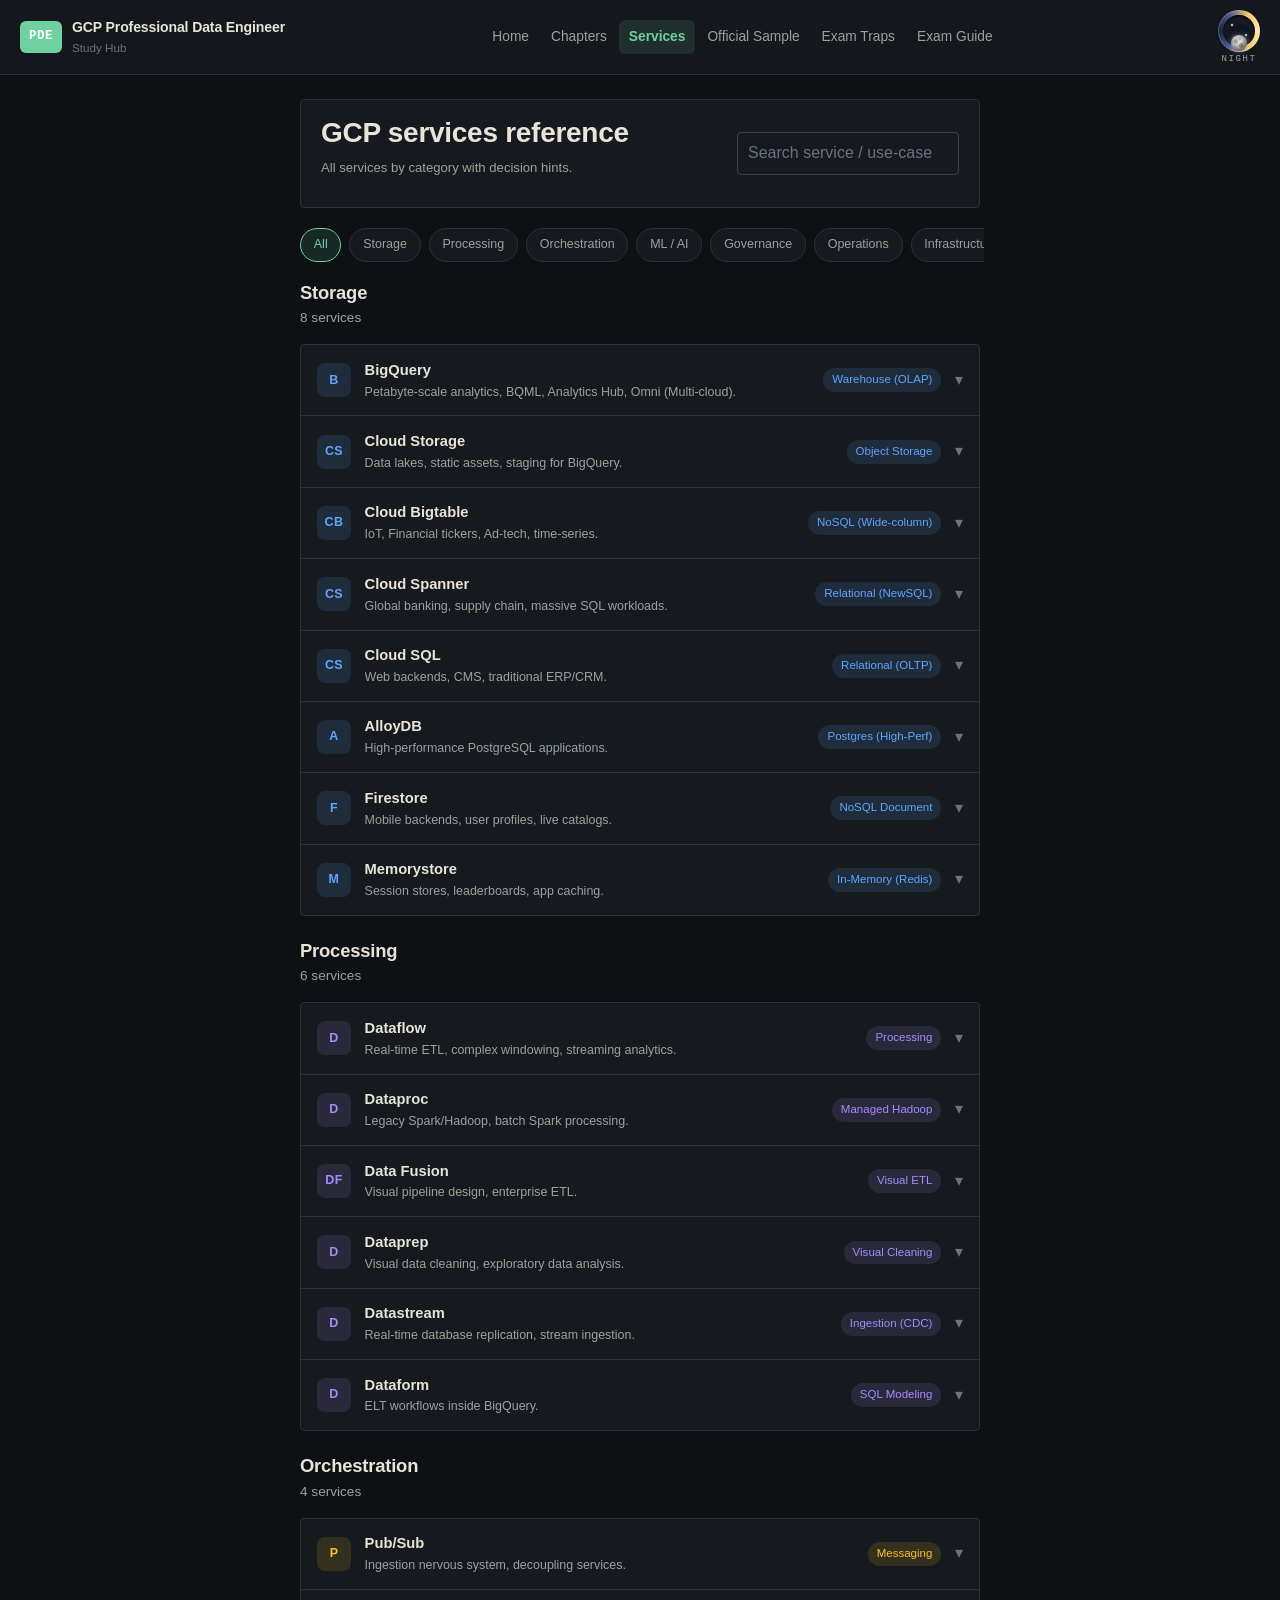
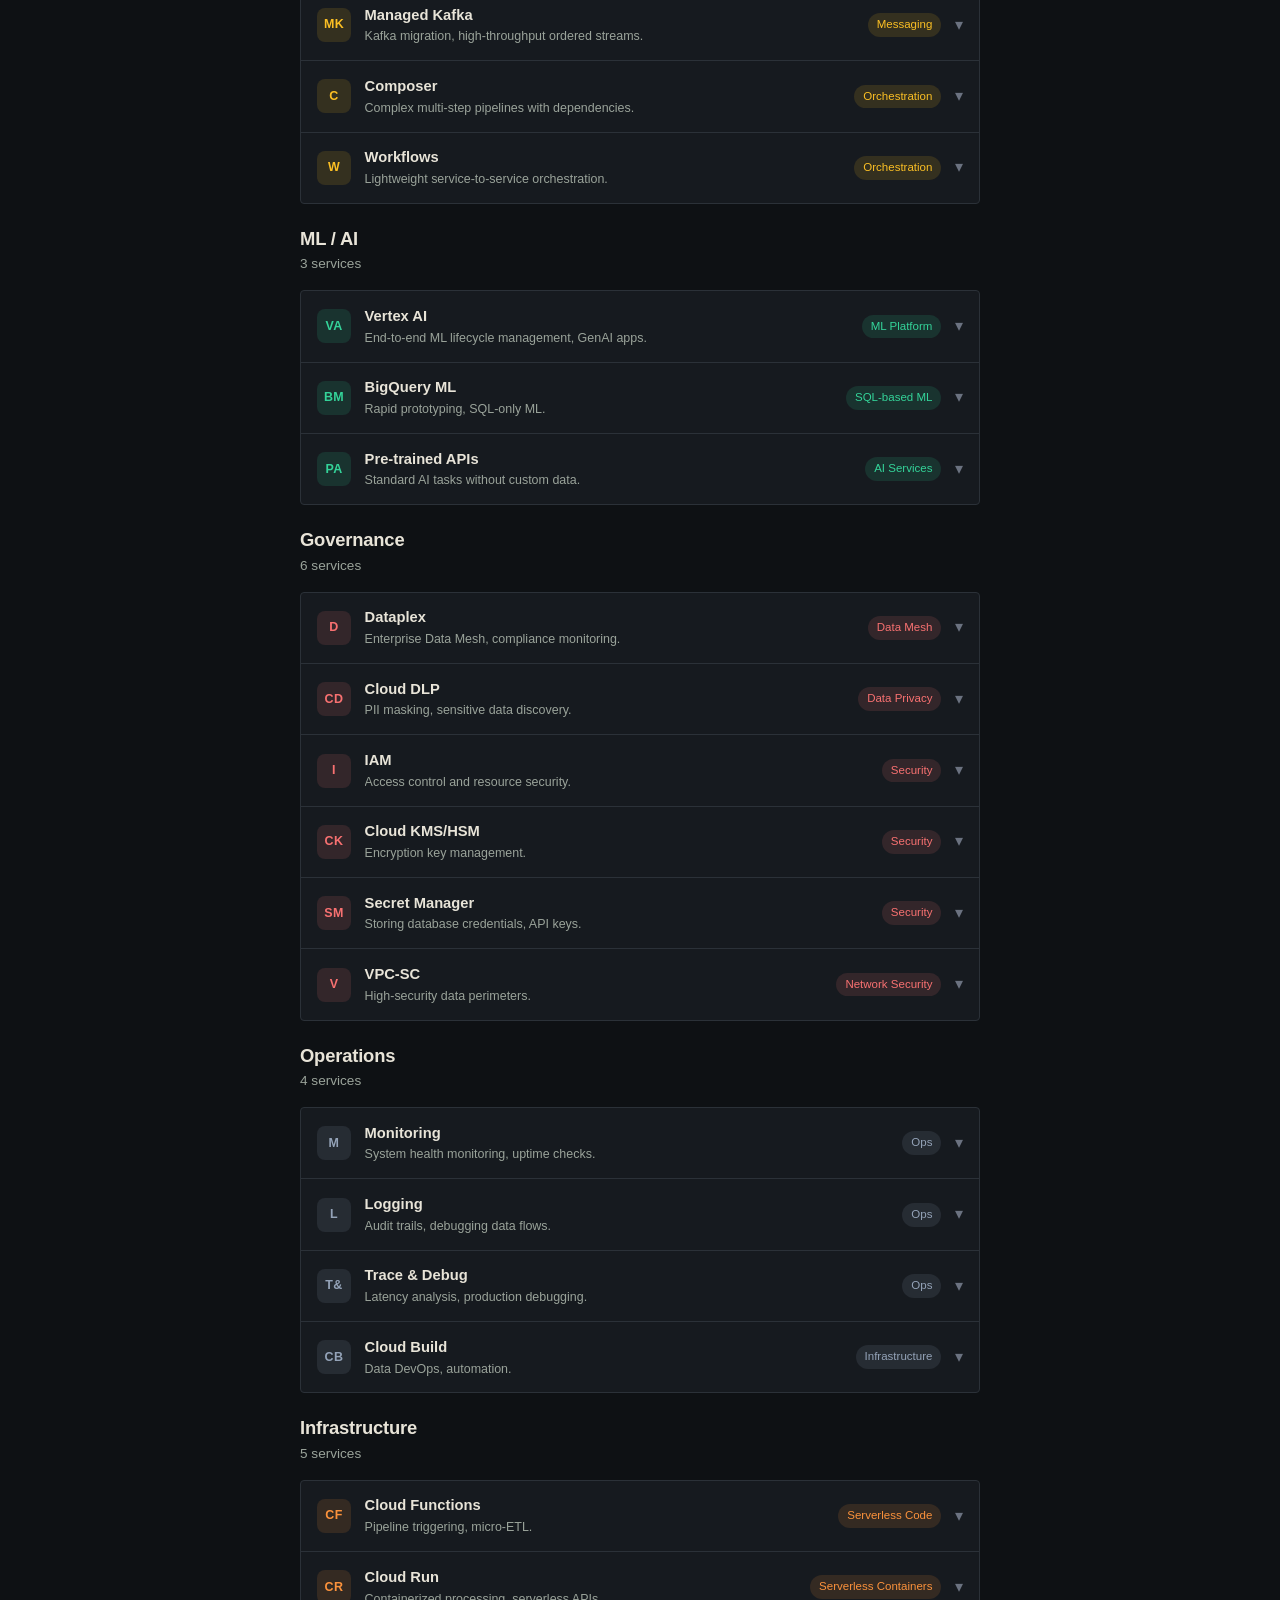
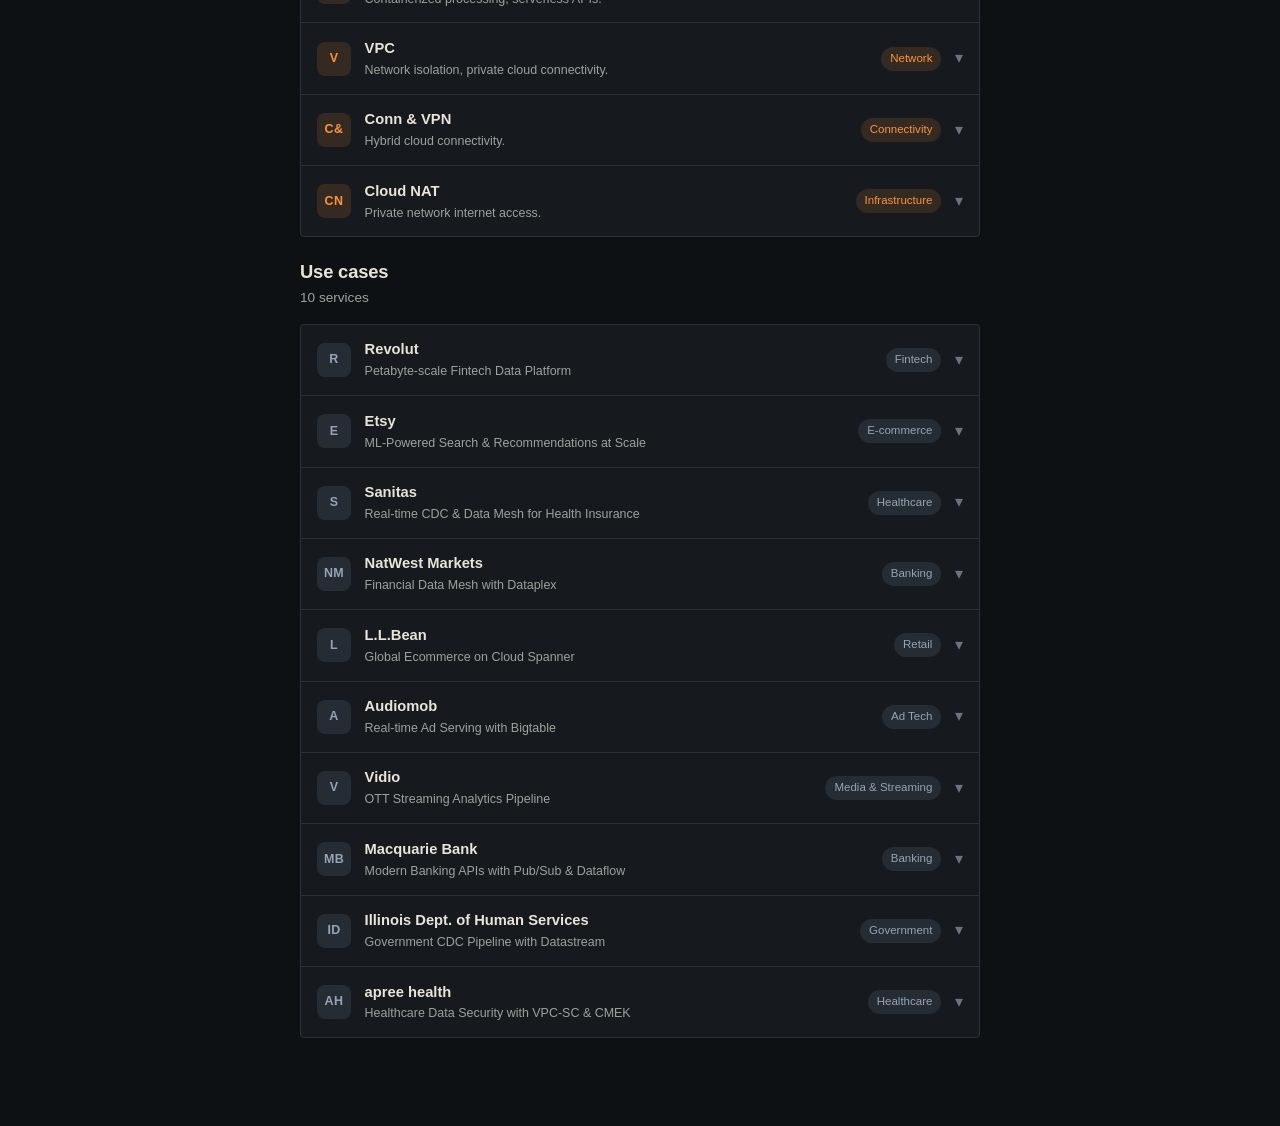
<file: services.html>
<!doctype html>
<html lang="en">
<head>
  <meta charset="utf-8">
  <meta name="viewport" content="width=device-width,initial-scale=1,viewport-fit=cover">
  <meta name="theme-color" content="#0e1114">
  <title>Services · GCP PDE Study Hub</title>
  <link rel="stylesheet" href="assets/css/app.css?v=14">
  <link rel="stylesheet" href="assets/css/redesign.css?v=14">
  <link rel="stylesheet" href="assets/css/services.css?v=14">
  <link rel="stylesheet" href="assets/css/theme-toggle.css?v=14">
  <link rel="stylesheet" href="assets/css/overrides.css?v=14">
</head>
<body>
  <div class="page">
    <header class="topbar" data-appbar></header>
    <main class="pde-wrap pde-services">
      <header class="svc-hero">
        <div class="svc-hero__inner">
          <div>
            <h1 class="svc-hero__title">GCP services reference</h1>
            <p class="svc-hero__subtitle">All services by category with decision hints.</p>
          </div>
          <div class="svc-search">
            <input id="q" type="search" placeholder="Search service / use-case…">
          </div>
        </div>
      </header>

      <div class="svc-mobile-cats" id="mobile-cats"></div>
      <div id="sections"></div>
    </main>
  </div>
  <script type="module">
    import { boot } from "./assets/js/app.js";
    import { Data } from "./assets/js/data.js";

    const esc = (s) => (s||"").toString().replace(/&/g,"&amp;").replace(/</g,"&lt;").replace(/>/g,"&gt;");

    const CAT = {
      storage:        { label: "Storage",        color: "blue"    },
      processing:     { label: "Processing",     color: "violet"  },
      orchestration: { label: "Orchestration",  color: "amber"   },
      ml_ai:          { label: "ML / AI",        color: "emerald" },
      governance:     { label: "Governance",     color: "red"     },
      operations:     { label: "Operations",     color: "slate"   },
      infrastructure: { label: "Infrastructure", color: "orange"  },
      cases:          { label: "Use cases",      color: "slate"   },
    };
    const KEY_LABELS = {
      id: "ID", url: "Docs", type: "Type", managed: "Managed", scaling: "Scaling",
      pde_snippet: "Exam snippet", best_for: "Best for", details: "Details",
      tags: "Tags", os_equiv: "OSS equivalent", coding: "Coding", iam: "IAM",
      availability: "Availability", cost: "Cost", trouble: "Troubleshoot",
    };
    const fmtKey = (k) => KEY_LABELS[k] || (k.charAt(0).toUpperCase() + k.slice(1).replace(/_/g, " "));

    if (boot()) {
      const d = await Data.services();
      const sections = document.getElementById("sections");
      const mobileCats = document.getElementById("mobile-cats");
      const q = document.getElementById("q");

      // Mobile category strip
      mobileCats.innerHTML = `<button class="svc-mobile-cat is-active" data-cat="">All</button>` +
        Object.entries(d.services || {}).map(([cat]) => {
          const conf = CAT[cat] || { label: cat, color: "slate" };
          return `<button class="svc-mobile-cat svc-mobile-cat--${conf.color}" data-cat="${esc(cat)}">${esc(conf.label)}</button>`;
        }).join("");

      mobileCats.addEventListener("click", (e) => {
        const btn = e.target.closest(".svc-mobile-cat");
        if (!btn) return;
        mobileCats.querySelectorAll(".svc-mobile-cat").forEach((b) => b.classList.remove("is-active"));
        btn.classList.add("is-active");
        render();
      });

      function activeCat() {
        const btn = mobileCats.querySelector(".svc-mobile-cat.is-active");
        return btn ? btn.dataset.cat : "";
      }

      function displayName(s) {
        return s.name || s.service || s.company || "?";
      }
      function bestFor(s) {
        return s.best_for || s.pde_snippet || s.purpose || s.summary || s.description || s.title || s.pde_takeaway || "";
      }
      function typePill(s) {
        return s.type || s.managed || s.industry || "";
      }

      function render() {
        const term = (q.value || "").toLowerCase().trim();
        const onlyCat = activeCat();
        const html = Object.entries(d.services || {}).map(([cat, items]) => {
          if (onlyCat && onlyCat !== cat) return "";
          const conf = CAT[cat] || { label: cat, color: "slate" };
          const filtered = items.filter((s) => !term || JSON.stringify(s).toLowerCase().includes(term));
          if (!filtered.length) return "";
          return `
            <section style="margin-bottom:1.5rem">
              <div class="svc-section-head">
                <h2>${esc(conf.label)}</h2>
                <p>${filtered.length} service${filtered.length === 1 ? "" : "s"}</p>
              </div>
              <div class="svc-tools">
                ${filtered.map((s) => {
                  const nm = displayName(s);
                  const initials = nm.split(/\s+/).map((w) => w[0]).join("").slice(0, 2).toUpperCase() || "?";
                  const bf = bestFor(s);
                  const tp = typePill(s);
                  return `
                    <div class="svc-row" data-color="${conf.color}">
                      <button class="svc-row__head" type="button">
                        <span class="svc-row__icon">${esc(initials)}</span>
                        <div class="svc-row__body">
                          <div class="svc-row__name">${esc(nm)}</div>
                          ${bf ? `<div class="svc-row__best">${esc(bf).slice(0, 110)}${bf.length > 110 ? "…" : ""}</div>` : ""}
                        </div>
                        ${tp ? `<span class="svc-row__type">${esc(tp)}</span>` : ""}
                        <span class="svc-row__chev">▾</span>
                      </button>
                      <div class="svc-row__detail">${detailHtml(s)}</div>
                    </div>`;
                }).join("")}
              </div>
            </section>`;
        }).join("");
        sections.innerHTML = html || `<div class="svc-empty"><p class="svc-empty__title">No matches.</p><p class="svc-empty__hint">Try a different search or category.</p></div>`;
      }

      function detailHtml(s) {
        const skip = new Set(["id","name","service","summary","purpose","description","company","title","industry"]);
        const renderVal = (v) => {
          if (v == null || v === "") return "";
          if (Array.isArray(v)) {
            return `<div class="tag-row">${v.map((x) => `<span class="tag">${esc(typeof x === "string" ? x : JSON.stringify(x))}</span>`).join(" ")}</div>`;
          }
          if (typeof v === "object") {
            return Object.entries(v).map(([k, vv]) => `<strong>${esc(fmtKey(k))}:</strong> ${esc(vv)}`).join(" · ");
          }
          if (typeof v === "string" && /^https?:\/\//.test(v)) {
            return `<a href="${esc(v)}" target="_blank" rel="noopener">${esc(v)}</a>`;
          }
          return esc(v);
        };
        return Object.entries(s)
          .filter(([k, v]) => !skip.has(k) && v != null && v !== "" && !(Array.isArray(v) && !v.length))
          .map(([k, v]) => `
            <div class="svc-detail-row">
              <p class="svc-detail-row__label">${esc(fmtKey(k))}</p>
              <p class="svc-detail-row__value">${renderVal(v)}</p>
            </div>`).join("");
      }

      sections.addEventListener("click", (e) => {
        const head = e.target.closest(".svc-row__head");
        if (!head) return;
        head.closest(".svc-row").classList.toggle("is-open");
      });

      let t; q.addEventListener("input", () => { clearTimeout(t); t = setTimeout(render, 150); });
      render();
    }
  </script>
</body>
</html>
</file>
<file: assets/css/app.css>
/* app.css — global resets + shared topbar/nav. Token-driven via
 * theme-toggle.css. Page chrome (cards, hero, tabs) lives in redesign.css
 * under the .pde-redesign scope. Light/dark themes share this file.
 */

* { box-sizing: border-box; }

html, body {
  margin: 0;
  padding: 0;
  background: var(--bg, #fafaf7);
  color: var(--text, #1a1a1a);
  font-family: -apple-system, BlinkMacSystemFont, "Segoe UI", Roboto,
               "Helvetica Neue", Arial, sans-serif;
  line-height: 1.55;
  -webkit-font-smoothing: antialiased;
}

a { color: var(--accent, #2f6f4e); }
a:hover { color: var(--accent-strong, #245a3f); }

img, svg { max-width: 100%; height: auto; }

.page {
  min-height: 100vh;
  display: flex;
  flex-direction: column;
}

/* ── Topbar ───────────────────────────────────────────────────────────── */
.topbar {
  display: flex;
  justify-content: space-between;
  align-items: center;
  gap: 16px;
  padding: 10px 20px;
  border-bottom: 1px solid var(--border, #d8d4cc);
  background: var(--bg-soft, #ffffff);
  position: sticky;
  top: 0;
  z-index: 100;
}

.brand {
  display: flex;
  gap: 10px;
  align-items: center;
}
.brand-link {
  display: flex;
  gap: 10px;
  align-items: center;
  text-decoration: none;
  color: inherit;
}
.brand-mark {
  background: var(--accent, #2f6f4e);
  color: #fff;
  font-family: ui-monospace, "JetBrains Mono", Consolas, monospace;
  font-weight: 700;
  font-size: 0.78rem;
  padding: 6px 9px;
  border-radius: 6px;
  letter-spacing: 0.5px;
}
.brand-title {
  font-size: 0.88rem;
  font-weight: 600;
  letter-spacing: -0.01em;
}
.brand-subtitle {
  color: var(--text-faint, #94918a);
  font-size: 0.73rem;
}

.nav {
  display: flex;
  gap: 2px;
  align-items: center;
  font-size: 0.86rem;
}
.nav a {
  text-decoration: none;
  color: var(--text-muted, #555);
  padding: 6px 10px;
  border-radius: 6px;
  font-weight: 500;
  transition: background 0.15s, color 0.15s;
}
.nav a:hover {
  background: var(--surface-hover, #edebe3);
  color: var(--text, #1a1a1a);
}
.nav a.nav-active {
  color: var(--accent, #2f6f4e);
  background: var(--accent-dim, rgba(47,111,78,0.08));
  font-weight: 600;
}

.menu-btn {
  display: none;
  background: transparent;
  border: 1px solid var(--border, #d8d4cc);
  color: var(--text, #1a1a1a);
  border-radius: 6px;
  padding: 6px 10px;
  font-size: 1rem;
  cursor: pointer;
}

/* ── Main content (.content fallback for pages that don't use .pde-wrap) ── */
.content {
  flex: 1;
  padding: 20px 20px 64px;
  max-width: 720px;
  margin: 0 auto;
  width: 100%;
}

/* Loading + empty states */
.muted { color: var(--text-muted, #555); }
.center { text-align: center; }
.empty {
  text-align: center;
  padding: 3rem 1rem;
  color: var(--text-faint, #94918a);
}
.empty .big { font-size: 2.5rem; opacity: 0.4; margin-bottom: 8px; }

.hidden { display: none !important; }

/* ── Responsive: collapse topbar to hamburger on small screens ────────── */
@media (max-width: 820px) {
  .topbar { padding: 10px 14px; flex-wrap: wrap; }
  .brand-subtitle { display: none; }
  .nav {
    display: none;
    order: 3;
    flex-basis: 100%;
    flex-wrap: wrap;
    padding: 8px 0 4px;
  }
  .nav.open { display: flex; }
  .nav a {
    padding: 8px 12px;
    flex: 1 1 auto;
    text-align: center;
    min-width: 110px;
  }
  .menu-btn { display: inline-flex; }
}

@media (max-width: 540px) {
  .content { padding: 16px 14px 56px; }
}
</file>
<file: assets/css/redesign.css>
/* redesign.css — PDE study hub design system.
 * Applied globally via .pde-redesign on <body>. Tokens drive every surface.
 */

/* ── Tokens ───────────────────────────────────────────────────────────── */
.pde-redesign {
  --pde-fg: #1a1a1a;
  --pde-fg-muted: #555;
  --pde-bg: #fafaf7;
  --pde-panel: #ffffff;
  --pde-border: #d8d4cc;
  --pde-accent: #2f6f4e;        /* deep green, not generic-AI blue */
  --pde-accent-soft: #e6efe8;
  --pde-on-accent: #ffffff;     /* text/icon color on top of --pde-accent */
  --pde-warn: #b65a14;
  --pde-danger: #b03030;
  --pde-radius: 4px;            /* sharp, not pill-rounded */
  --pde-content-width: 720px;
  --pde-mono: ui-monospace, "SF Mono", "JetBrains Mono", "Cascadia Mono", Consolas, monospace;
  --pde-prose: -apple-system, BlinkMacSystemFont, "Segoe UI", Roboto, "Helvetica Neue", Arial, sans-serif;
}

/* ── Layout containers ────────────────────────────────────────────────── */
.pde-redesign {
  font-family: var(--pde-prose);
  color: var(--pde-fg);
  line-height: 1.55;
  background: var(--pde-bg);
  margin: 0;
}

.pde-redesign .pde-wrap {
  /* width:100% is required: .page is a flex column and .pde-wrap uses auto
   * side margins, which disables flex stretch and would otherwise size the
   * column to its max-content (overflowing narrow viewports). */
  width: 100%;
  max-width: var(--pde-content-width);
  margin: 0 auto;
  padding: 24px 20px 64px;
}

.pde-redesign h1,
.pde-redesign h2,
.pde-redesign h3 {
  font-family: var(--pde-prose);
  letter-spacing: -0.01em;
  line-height: 1.2;
}

.pde-redesign h1 { font-size: 1.75rem; margin: 0 0 0.5rem; }
.pde-redesign h2 { font-size: 1.25rem; margin: 1.75rem 0 0.5rem; }
.pde-redesign h3 { font-size: 1.05rem; margin: 1rem 0 0.35rem; }

.pde-redesign p { margin: 0.4rem 0 0.8rem; }
.pde-redesign code,
.pde-redesign pre,
.pde-redesign kbd { font-family: var(--pde-mono); font-size: 0.92em; }

.pde-redesign pre {
  background: #f3f1ec;
  border: 1px solid var(--pde-border);
  border-radius: var(--pde-radius);
  padding: 10px 12px;
  overflow-x: auto;
}

/* ── Hero ─────────────────────────────────────────────────────────────── */
.pde-redesign .pde-hero {
  border: 1px solid var(--pde-border);
  border-left: 3px solid var(--pde-accent);
  background: var(--pde-panel);
  padding: 18px 20px;
  margin: 12px 0 24px;
  border-radius: var(--pde-radius);
}

.pde-redesign .pde-hero .pde-eyebrow {
  font-size: 0.78rem;
  text-transform: uppercase;
  letter-spacing: 0.08em;
  color: var(--pde-fg-muted);
  margin: 0 0 6px;
}

.pde-redesign .pde-hero h1 {
  font-size: 1.5rem;
  margin: 0 0 8px;
}

.pde-redesign .pde-hero .pde-cta {
  display: inline-block;
  background: var(--pde-accent);
  color: #fff;
  padding: 8px 14px;
  border-radius: var(--pde-radius);
  text-decoration: none;
  font-weight: 600;
  margin-top: 6px;
  border: 1px solid var(--pde-accent);
  cursor: pointer;
  font: inherit;
  font-weight: 600;
}
.pde-redesign .pde-hero .pde-cta:hover { background: #245a3f; }

/* ── Status row (streak + due pill) ───────────────────────────────────── */
.pde-redesign .pde-status {
  display: flex;
  flex-wrap: wrap;
  gap: 10px;
  margin: 0 0 18px;
}

.pde-redesign .pde-pill {
  display: inline-flex;
  align-items: center;
  gap: 6px;
  border: 1px solid var(--pde-border);
  background: var(--pde-panel);
  padding: 4px 10px;
  border-radius: var(--pde-radius);
  font-size: 0.85rem;
  color: var(--pde-fg);
  text-decoration: none;
}

.pde-redesign .pde-pill.streak { border-color: #d4b483; background: #fcf6e7; }
.pde-redesign .pde-pill.due    { border-color: #cdd9c8; background: var(--pde-accent-soft); }
.pde-redesign .pde-pill.due strong { color: var(--pde-accent); }

/* ── Card grid ────────────────────────────────────────────────────────── */
.pde-redesign .pde-cards {
  display: grid;
  grid-template-columns: repeat(auto-fit, minmax(220px, 1fr));
  gap: 12px;
  margin: 8px 0 20px;
}

.pde-redesign .pde-card {
  border: 1px solid var(--pde-border);
  background: var(--pde-panel);
  padding: 14px 14px 12px;
  border-radius: var(--pde-radius);
  display: flex;
  flex-direction: column;
  gap: 6px;
}

.pde-redesign .pde-card h3 { margin: 0 0 4px; font-size: 1rem; }
.pde-redesign .pde-card .pde-card-meta {
  font-size: 0.8rem;
  color: var(--pde-fg-muted);
}
.pde-redesign .pde-card a {
  color: var(--pde-accent);
  font-weight: 600;
  text-decoration: none;
  margin-top: auto;
}
.pde-redesign .pde-card a:hover { text-decoration: underline; }

/* ── Sticky topic header (chapter page) ───────────────────────────────── */
.pde-redesign .pde-topic-header {
  position: sticky;
  top: 0;
  z-index: 10;
  background: rgba(250, 250, 247, 0.96);
  backdrop-filter: blur(4px);
  border-bottom: 1px solid var(--pde-border);
  padding: 10px 0 8px;
  margin: 0 0 14px;
}
.pde-redesign .pde-topic-header h1 {
  font-size: 1.2rem;
  margin: 0 0 6px;
}
.pde-redesign .pde-topic-meta {
  font-size: 0.8rem;
  color: var(--pde-fg-muted);
  margin: 0 0 6px;
}

.pde-redesign .pde-progress-bar {
  height: 6px;
  background: #e8e6df;
  border-radius: 3px;
  overflow: hidden;
}
.pde-redesign .pde-progress-bar > span {
  display: block;
  height: 100%;
  background: var(--pde-accent);
  width: 0%;
  transition: width 0.3s ease;
}

/* ── Tabs ─────────────────────────────────────────────────────────────── */
.pde-redesign .pde-tabs {
  display: flex;
  gap: 0;
  border-bottom: 1px solid var(--pde-border);
  margin: 12px 0 16px;
  flex-wrap: wrap;
}
.pde-redesign .pde-tab {
  appearance: none;
  background: transparent;
  border: 0;
  border-bottom: 2px solid transparent;
  padding: 8px 14px;
  font: inherit;
  color: var(--pde-fg-muted);
  cursor: pointer;
  font-weight: 600;
  letter-spacing: 0.01em;
}
.pde-redesign .pde-tab:hover { color: var(--pde-fg); }
.pde-redesign .pde-tab[aria-selected="true"] {
  color: var(--pde-accent);
  border-bottom-color: var(--pde-accent);
}

.pde-redesign .pde-tabpanel { display: none; }
.pde-redesign .pde-tabpanel.is-active { display: block; }

/* ── Tables (decision / clue) ─────────────────────────────────────────── */
/* Wrapper lets a genuinely wide table scroll inside its own box instead of
 * pushing the page wide. On phones the table restyles into stacked cards. */
.pde-redesign .pde-tbl-wrap {
  overflow-x: auto;
  -webkit-overflow-scrolling: touch;
}
.pde-redesign table.pde-tbl {
  width: 100%;
  border-collapse: collapse;
  margin: 8px 0 14px;
  font-size: 1rem;
}
.pde-redesign table.pde-tbl th,
.pde-redesign table.pde-tbl td {
  border: 1px solid var(--pde-border);
  padding: 7px 10px;
  text-align: left;
  vertical-align: top;
}
.pde-redesign table.pde-tbl th {
  background: #f1efe8;
  font-weight: 600;
}
.pde-redesign table.pde-tbl td strong { color: var(--pde-accent); }

/* Phones: a 2-column "if X → answer" grid is cramped, so stack each row into
 * a labelled card. Roles on the markup preserve table semantics for AT. */
@media (max-width: 540px) {
  .pde-redesign table.pde-tbl {
    border: 0;
    font-size: 1rem;
  }
  .pde-redesign table.pde-tbl thead {
    position: absolute;
    width: 1px;
    height: 1px;
    overflow: hidden;
    clip: rect(0 0 0 0);
    white-space: nowrap;
  }
  .pde-redesign table.pde-tbl tr {
    display: block;
    border: 1px solid var(--pde-border);
    border-radius: var(--pde-radius);
    background: var(--pde-panel);
    padding: 4px 2px;
    margin: 0 0 10px;
  }
  .pde-redesign table.pde-tbl td {
    display: block;
    border: 0;
    padding: 6px 12px;
  }
  .pde-redesign table.pde-tbl td::before {
    content: attr(data-label);
    display: block;
    margin-bottom: 2px;
    font-size: 0.7rem;
    font-weight: 700;
    text-transform: uppercase;
    letter-spacing: 0.04em;
    color: var(--pde-fg-muted);
  }
}

/* ── Lists ────────────────────────────────────────────────────────────── */
.pde-redesign ul.pde-list {
  margin: 4px 0 12px;
  padding-left: 20px;
}
.pde-redesign ul.pde-list li { margin: 2px 0; }

/* ── Drill cards (reveal-on-click) ────────────────────────────────────── */
.pde-redesign .pde-drill {
  border: 1px solid var(--pde-border);
  border-radius: var(--pde-radius);
  padding: 12px 14px;
  margin: 0 0 12px;
  background: var(--pde-panel);
}
.pde-redesign .pde-drill h3 { margin: 0 0 6px; font-size: 0.98rem; }
.pde-redesign .pde-drill .pde-drill-meta {
  font-size: 0.78rem;
  color: var(--pde-fg-muted);
  margin: 0 0 6px;
}
.pde-redesign .pde-drill ol {
  margin: 6px 0 8px;
  padding-left: 22px;
}
.pde-redesign .pde-drill .pde-reveal {
  margin-top: 8px;
}
.pde-redesign .pde-drill button.pde-reveal-btn {
  background: transparent;
  border: 1px solid var(--pde-border);
  color: var(--pde-fg);
  padding: 5px 10px;
  border-radius: var(--pde-radius);
  cursor: pointer;
  font: inherit;
}
.pde-redesign .pde-drill button.pde-reveal-btn:hover {
  background: var(--pde-accent-soft);
  border-color: var(--pde-accent);
}
.pde-redesign .pde-drill .pde-reveal-body {
  display: none;
  margin-top: 10px;
  padding: 10px 12px;
  background: #f6f4ee;
  border-left: 3px solid var(--pde-accent);
  border-radius: 2px;
}
.pde-redesign .pde-drill.is-open .pde-reveal-body { display: block; }
.pde-redesign .pde-drill .pde-correct { color: var(--pde-accent); font-weight: 600; }

/* ── Quiz tab preview card ────────────────────────────────────────────── */
.pde-redesign .pde-quiz-preview {
  border: 1px solid var(--pde-border);
  background: var(--pde-panel);
  padding: 16px 18px;
  border-radius: var(--pde-radius);
}
.pde-redesign .pde-quiz-preview .pde-cta {
  display: inline-block;
  background: var(--pde-accent);
  color: #fff;
  padding: 8px 16px;
  border-radius: var(--pde-radius);
  text-decoration: none;
  font-weight: 600;
  margin-top: 8px;
}
.pde-redesign .pde-quiz-preview .pde-cta:hover { background: #245a3f; }

/* ── Recommendation reason caption ────────────────────────────────────── */
.pde-redesign .pde-reason {
  font-size: 0.78rem;
  color: var(--pde-fg-muted);
  font-style: italic;
  margin-top: 4px;
}

/* ── Section dividers (sparse) ────────────────────────────────────────── */
.pde-redesign hr.pde-rule {
  border: 0;
  border-top: 1px solid var(--pde-border);
  margin: 22px 0;
}

/* ── Responsive ───────────────────────────────────────────────────────── */
@media (max-width: 540px) {
  .pde-redesign .pde-wrap { padding: 16px 14px 48px; }
  .pde-redesign h1 { font-size: 1.4rem; }
  .pde-redesign .pde-tab { padding: 7px 10px; font-size: 0.92rem; }
}

/* ── Buttons (generic) ────────────────────────────────────────────────── */
.pde-redesign .pde-btn {
  display: inline-block;
  background: var(--pde-panel);
  color: var(--pde-fg);
  border: 1px solid var(--pde-border);
  padding: 6px 12px;
  border-radius: var(--pde-radius);
  text-decoration: none;
  font: inherit;
  font-weight: 600;
  cursor: pointer;
}
.pde-redesign .pde-btn:hover {
  background: var(--pde-accent-soft);
  border-color: var(--pde-accent);
  color: var(--pde-accent);
}
.pde-redesign .pde-btn.is-primary {
  background: var(--pde-accent);
  color: #fff;
  border-color: var(--pde-accent);
}
.pde-redesign .pde-btn.is-primary:hover { background: #245a3f; }
.pde-redesign .pde-btn.is-ghost {
  background: transparent;
  border-color: var(--pde-border);
}

/* ── Inputs ───────────────────────────────────────────────────────────── */
.pde-redesign input[type="text"],
.pde-redesign input[type="search"],
.pde-redesign input[type="password"],
.pde-redesign select,
.pde-redesign textarea {
  background: var(--pde-panel);
  color: var(--pde-fg);
  border: 1px solid var(--pde-border);
  border-radius: var(--pde-radius);
  padding: 8px 10px;
  font: inherit;
  /* 16px keeps inputs comfortable and prevents iOS Safari from auto-zooming
   * the page when a field is focused. Same size reads fine on desktop. */
  font-size: 16px;
  outline: none;
}
.pde-redesign input:focus,
.pde-redesign select:focus,
.pde-redesign textarea:focus {
  border-color: var(--pde-accent);
}

/* ── Quiz / question lists ────────────────────────────────────────────── */
.pde-redesign .pde-q {
  border: 1px solid var(--pde-border);
  background: var(--pde-panel);
  border-radius: var(--pde-radius);
  padding: 14px 16px;
  margin: 0 0 12px;
}
.pde-redesign .pde-q .pde-q-meta {
  font-size: 0.78rem;
  color: var(--pde-fg-muted);
  margin: 0 0 6px;
  display: flex;
  flex-wrap: wrap;
  gap: 6px 10px;
}
.pde-redesign .pde-q .pde-q-title {
  font-weight: 600;
  margin: 4px 0 10px;
  line-height: 1.45;
}
.pde-redesign .pde-q .pde-q-options {
  display: flex;
  flex-direction: column;
  gap: 6px;
  margin: 8px 0 0;
}
.pde-redesign .pde-q-option {
  display: flex;
  gap: 10px;
  align-items: flex-start;
  padding: 8px 12px;
  border: 1px solid var(--pde-border);
  border-radius: var(--pde-radius);
  cursor: pointer;
  background: transparent;
  text-align: left;
  width: 100%;
  font: inherit;
  color: inherit;
  line-height: 1.45;
}
.pde-redesign .pde-q-option:hover { background: var(--pde-accent-soft); }
.pde-redesign .pde-q-option.is-correct {
  background: var(--pde-accent-soft);
  border-color: var(--pde-accent);
}
.pde-redesign .pde-q-option.is-wrong {
  background: #fdf3f3;
  border-color: var(--pde-danger);
}
.pde-redesign .pde-q-option .pde-letter {
  font-weight: 700;
  color: var(--pde-fg-muted);
  flex-shrink: 0;
  width: 1.2em;
}

/* ── Workflow indicator (chapter page) ───────────────────────────────── */
.pde-redesign .pde-workflow {
  display: flex; flex-wrap: wrap; align-items: center; gap: 8px;
  margin: 6px 0 10px;
  font-size: 0.82rem;
  color: var(--pde-fg-muted);
}
.pde-redesign .pde-step {
  display: inline-flex; align-items: center; gap: 6px;
  padding: 3px 8px;
  border: 1px solid var(--pde-border);
  border-radius: var(--pde-radius);
  background: #fafaf7;
}
.pde-redesign .pde-step-dot {
  width: 8px; height: 8px; border-radius: 50%;
  background: #d8d4cc; display: inline-block;
}
.pde-redesign .pde-step.is-done .pde-step-dot { background: var(--pde-accent); }
.pde-redesign .pde-step.is-current {
  border-color: var(--pde-accent);
  color: var(--pde-fg);
  background: var(--pde-accent-soft);
  font-weight: 600;
}
.pde-redesign .pde-step.is-current .pde-step-dot { background: var(--pde-accent); }
.pde-redesign .pde-step-arrow { color: var(--pde-fg-muted); }

/* ── Read section: TOC + collapsible items + typography ─────────────── */
.pde-read-meta {
  display: flex;
  align-items: center;
  gap: 8px;
  margin: 4px 0 12px;
  font-size: 0.875rem;
  color: var(--pde-fg-muted, #555);
}
.pde-read-meta-sep { opacity: 0.5; }
.pde-read-meta-count { font-weight: 600; }

.pde-read-wrap {
  position: relative;
  display: block;
}
.pde-toc {
  position: sticky;
  top: 12px;
  z-index: 1;
  background: var(--pde-panel, #fff);
  border: 1px solid var(--pde-border, #e5e7eb);
  border-radius: 10px;
  padding: 8px 14px;
  margin: 0 0 14px;
  box-shadow: 0 1px 2px rgba(0,0,0,0.04);
}
.pde-toc > summary {
  list-style: none;
  cursor: pointer;
  font-weight: 600;
  font-size: 0.9rem;
  padding: 4px 0;
  display: flex;
  align-items: center;
  justify-content: space-between;
  user-select: none;
}
.pde-toc > summary::-webkit-details-marker { display: none; }
.pde-toc > summary::after {
  content: "▾";
  font-size: 0.8rem;
  opacity: 0.6;
  transition: transform 0.15s ease;
}
.pde-toc:not([open]) > summary::after { transform: rotate(-90deg); }
.pde-toc[open] {
  max-height: 240px;
  overflow: auto;
}
.pde-toc nav { margin-top: 6px; }
.pde-toc ol {
  list-style: decimal inside;
  padding: 0;
  margin: 0;
  columns: 2;
  column-gap: 28px;
  font-size: 0.9rem;
}
.pde-toc li { margin: 2px 0; break-inside: avoid; }
.pde-toc a {
  color: var(--pde-accent);
  text-decoration: none;
}
.pde-toc a:hover { text-decoration: underline; }
.pde-toc a:focus-visible {
  outline: 2px solid var(--pde-accent);
  outline-offset: 2px;
  border-radius: 3px;
}

.pde-read-list { display: flex; flex-direction: column; gap: 8px; }

.pde-read-item {
  border: 1px solid var(--pde-border);
  border-radius: 10px;
  background: var(--pde-panel);
  overflow: hidden;
  transition: box-shadow 0.15s ease;
}
.pde-read-item[open] { box-shadow: 0 1px 3px rgba(0,0,0,0.06); }

.pde-read-item > summary {
  list-style: none;
  cursor: pointer;
  padding: 12px 16px;
  font-weight: 600;
  font-size: 1.02rem;
  display: flex;
  align-items: center;
  justify-content: space-between;
  gap: 12px;
  user-select: none;
}
.pde-read-item > summary::-webkit-details-marker { display: none; }
.pde-read-item > summary:hover { background: rgba(0,0,0,0.02); }
.pde-read-item > summary:focus-visible {
  outline: 2px solid var(--pde-accent);
  outline-offset: -2px;
}
.pde-read-item > summary::after {
  content: "▸";
  font-size: 0.85rem;
  opacity: 0.6;
  transition: transform 0.15s ease;
  flex-shrink: 0;
}
.pde-read-item[open] > summary::after { transform: rotate(90deg); }

.pde-read-body {
  padding: 0 16px 16px;
}
.pde-read-body p {
  margin: 0 0 14px;
  max-width: 70ch;
  line-height: 1.65;
  font-size: 1rem;
  color: var(--pde-fg);
}
.pde-read-body p:last-child { margin-bottom: 0; }

.pde-read-body ul,
.pde-read-body ol,
.pde-read-body ul.pde-list,
.pde-read-body ol.pde-list {
  margin: 4px 0 14px;
  padding-left: 22px;
  max-width: 70ch;
  line-height: 1.55;
  font-size: 0.96rem;
  color: var(--pde-fg);
}
.pde-read-body ul li,
.pde-read-body ol li { margin: 4px 0; }

.pde-read-body .pde-callout {
  margin: 10px 0;
  padding: 10px 12px 10px 14px;
  border-left: 3px solid #9ca3af;
  border-radius: 6px;
  background: #f8fafc;
  max-width: 72ch;
  font-size: 0.95rem;
  line-height: 1.55;
}
.pde-read-body .pde-callout strong { font-weight: 600; margin-right: 4px; }
.pde-read-body .pde-callout-warn {
  border-left-color: #dc2626;
  background: #fef2f2;
}
.pde-read-body .pde-callout-warn strong { color: #b91c1c; }
.pde-read-body .pde-callout-tip {
  border-left-color: #059669;
  background: #ecfdf5;
}
.pde-read-body .pde-callout-tip strong { color: #047857; }

@media print {
  .pde-toc { display: none; }
  .pde-read-item { border: none; box-shadow: none; }
  .pde-read-item > summary::after { display: none; }
  .pde-read-item > summary { cursor: default; padding-left: 0; padding-right: 0; }
  .pde-read-item .pde-read-body { display: block !important; padding: 0; }
}

/* Chapter page: wider canvas + left-rail TOC */
.pde-redesign.pde-chapter .pde-wrap {
  max-width: min(1600px, calc(100vw - 48px));
  padding: 24px 40px 64px;
}

.pde-redesign.pde-chapter .pde-read-wrap {
  display: grid;
  grid-template-columns: 280px minmax(0, 1fr);
  gap: 40px;
  align-items: start;
}

.pde-redesign.pde-chapter .pde-toc {
  position: sticky;
  top: 86px;
  max-height: calc(100vh - 110px);
  overflow: auto;
  padding: 14px 16px 16px;
  margin: 0;
}
.pde-redesign.pde-chapter .pde-toc[open] { max-height: calc(100vh - 110px); }
.pde-redesign.pde-chapter .pde-toc > summary {
  pointer-events: none;
  font-size: 0.78rem;
  text-transform: uppercase;
  letter-spacing: 0.08em;
  color: var(--pde-fg-muted);
  border-bottom: 1px solid var(--pde-border);
  padding-bottom: 8px;
  margin-bottom: 8px;
}
.pde-redesign.pde-chapter .pde-toc > summary::after { display: none; }
.pde-redesign.pde-chapter .pde-toc ol {
  columns: 1;
  list-style: none;
  counter-reset: toc;
  padding: 0;
  margin: 0;
  font-size: 0.9rem;
  line-height: 1.45;
}
.pde-redesign.pde-chapter .pde-toc li {
  counter-increment: toc;
  display: flex;
  gap: 8px;
  align-items: baseline;
  padding: 4px 0;
}
.pde-redesign.pde-chapter .pde-toc li::before {
  content: counter(toc) ".";
  color: var(--pde-fg-muted);
  font-variant-numeric: tabular-nums;
  min-width: 1.8em;
  text-align: right;
  flex-shrink: 0;
}

.pde-redesign.pde-chapter .pde-read-body,
.pde-redesign.pde-chapter .pde-read-body p,
.pde-redesign.pde-chapter .pde-read-body ul,
.pde-redesign.pde-chapter .pde-read-body ol { max-width: none; }

.pde-redesign.pde-chapter .pde-tabpanel { max-width: none; }

@media (max-width: 900px) {
  .pde-redesign.pde-chapter .pde-wrap { padding: 20px 18px 56px; }
  .pde-redesign.pde-chapter .pde-read-wrap {
    grid-template-columns: 1fr;
    gap: 14px;
  }
  .pde-redesign.pde-chapter .pde-toc {
    position: static;
    max-height: 240px;
  }
  .pde-redesign.pde-chapter .pde-toc > summary { pointer-events: auto; }
  .pde-redesign.pde-chapter .pde-toc ol { columns: 2; }
}

/* ── Login card ───────────────────────────────────────────────────────── */
.pde-redesign .pde-login {
  max-width: 380px;
  margin: 10vh auto 0;
  padding: 28px 24px;
  border: 1px solid var(--pde-border);
  border-top: 3px solid var(--pde-accent);
  background: var(--pde-panel);
  border-radius: var(--pde-radius);
}
.pde-redesign .pde-login h1 { font-size: 1.2rem; margin: 0 0 4px; }
.pde-redesign .pde-login .pde-login-tag { color: var(--pde-fg-muted); font-size: 0.88rem; margin: 0 0 14px; }
.pde-redesign .pde-login label { display: block; font-size: 0.78rem; color: var(--pde-fg-muted); margin: 8px 0 4px; text-transform: uppercase; letter-spacing: 0.06em; }
.pde-redesign .pde-login input[type="password"] { width: 100%; }
.pde-redesign .pde-login .pde-cta { width: 100%; text-align: center; box-sizing: border-box; margin-top: 12px; }
.pde-redesign .pde-login .pde-err { color: var(--pde-danger); font-size: 0.85rem; margin-top: 10px; display: none; }
.pde-redesign .pde-login .pde-err.is-on { display: block; }
.pde-redesign .pde-login .pde-foot { margin-top: 14px; font-size: 0.78rem; color: var(--pde-fg-muted); }
</file>
<file: assets/css/theme-toggle.css>
/* theme-toggle.css
 * Day/Night orbital dial + theme-attribute overrides.
 * data-theme="light" / "dark" beats @media (prefers-color-scheme).
 */

:root[data-theme="light"] {
  --bg: #fafaf7;
  --bg-soft: #ffffff;
  --surface: #ffffff;
  --surface-strong: #f5f3ee;
  --surface-hover: #edebe3;
  --text: #1a1a1a;
  --text-muted: #555;
  --text-faint: #94918a;
  --accent: #2f6f4e;
  --accent-strong: #245a3f;
  --accent-dim: rgba(47, 111, 78, 0.08);
  --green: #2f6f4e;
  --green-dim: rgba(47, 111, 78, 0.10);
  --amber: #b65a14;
  --amber-dim: rgba(182, 90, 20, 0.10);
  --red: #b03030;
  --red-dim: rgba(176, 48, 48, 0.08);
  --border: #d8d4cc;
  --border-strong: #bdb8ab;
  --shadow-sm: 0 1px 3px rgba(15,23,42,0.06);
  --shadow: 0 4px 12px rgba(15,23,42,0.08);
  --shadow-lg: 0 16px 40px rgba(15,23,42,0.12);
}

:root[data-theme="dark"] {
  --bg: #0e1114;
  --bg-soft: #14181d;
  --surface: #161a1f;
  --surface-strong: #1b2026;
  --surface-hover: #20262d;
  --text: #e8e4d8;
  --text-muted: #9aa39a;
  --text-faint: #6b7280;
  --accent: #6fd0a0;
  --accent-strong: #5cb88a;
  --accent-dim: rgba(111, 208, 160, 0.12);
  --green: #6fd0a0;
  --green-dim: rgba(111, 208, 160, 0.12);
  --amber: #e4954e;
  --amber-dim: rgba(228, 149, 78, 0.13);
  --red: #e16a6a;
  --red-dim: rgba(225, 106, 106, 0.13);
  --border: #2b3138;
  --border-strong: #3a4048;
  --shadow-sm: 0 1px 3px rgba(0,0,0,0.4);
  --shadow: 0 4px 14px rgba(0,0,0,0.4);
  --shadow-lg: 0 20px 48px rgba(0,0,0,0.5);

  /* Promote pde-* tokens to global scope so non-.pde-redesign chunks
   * pick up dark values. */
  --pde-fg: #e8e4d8;
  --pde-fg-muted: #9aa39a;
  --pde-bg: #0e1114;
  --pde-panel: #161a1f;
  --pde-border: #2b3138;
  --pde-accent: #6fd0a0;
  --pde-accent-soft: #1a2e25;
  --pde-on-accent: #0e1114;
  --pde-warn: #e4954e;
  --pde-danger: #e16a6a;
}

/* redesign.css token overrides for .pde-redesign content area in dark */
html[data-theme="dark"] .pde-redesign {
  --pde-fg: #e8e4d8;
  --pde-fg-muted: #9aa39a;
  --pde-bg: #0e1114;
  --pde-panel: #161a1f;
  --pde-border: #2b3138;
  --pde-accent: #6fd0a0;
  --pde-accent-soft: #1a2e25;
  --pde-on-accent: #0e1114;
  --pde-warn: #e4954e;
  --pde-danger: #e16a6a;
}
html[data-theme="dark"] .pde-redesign pre {
  background: #0a0d10;
  border-color: #2b3138;
  color: #d6d3c8;
}
html[data-theme="dark"] .pde-redesign .pde-pill.streak {
  background: #2a2316;
  border-color: #5a4623;
  color: #f0d9a0;
}
html[data-theme="dark"] .pde-redesign .pde-pill.due {
  background: #14241c;
  border-color: #2d4a3a;
}
html[data-theme="dark"] .pde-redesign .pde-progress-bar { background: #20252a; }
html[data-theme="dark"] .pde-redesign .pde-topic-header {
  background: rgba(14, 17, 20, 0.92);
  border-bottom-color: #2b3138;
}
html[data-theme="dark"] .pde-redesign .pde-hero .pde-cta:hover { background: #4fa87a; }
html[data-theme="dark"] .pde-redesign .pde-step { background: var(--pde-panel); }
html[data-theme="dark"] .pde-redesign code,
html[data-theme="dark"] .pde-redesign kbd { color: #c8d0c6; }
html[data-theme="dark"] .pde-redesign table.pde-tbl th { background: #1b2026; color: var(--pde-fg); border-color: var(--pde-border); }
html[data-theme="dark"] .pde-redesign table.pde-tbl td { background: var(--pde-panel); border-color: var(--pde-border); }
html[data-theme="dark"] .pde-redesign .pde-drill .pde-reveal-body { background: #1b2026; }

/* Read callouts — dark variants */
html[data-theme="dark"] .pde-read-body .pde-callout      { background: #18222e; border-left-color: #4a90e2; color: #cfd9e6; }
html[data-theme="dark"] .pde-read-body .pde-callout-warn { background: #2a1c18; border-left-color: #e88a4a; color: #f0d6c4; }
html[data-theme="dark"] .pde-read-body .pde-callout-warn strong { color: #ff8a6a; }
html[data-theme="dark"] .pde-read-body .pde-callout-tip  { background: #14241c; border-left-color: #5fc492; color: #cfe6d6; }
html[data-theme="dark"] .pde-read-body .pde-callout-tip strong  { color: #6fd0a0; }

/* Smooth theme crossfade */
body,
.topbar,
.brand-mark,
.pde-redesign,
.pde-redesign .pde-card,
.pde-redesign .pde-hero,
.pde-redesign .pde-tabs,
.pde-redesign pre,
.pde-redesign .pde-pill,
.pde-redesign .pde-topic-header { transition: background-color 280ms ease, color 280ms ease, border-color 280ms ease; }

/* ── DAY/NIGHT ORBITAL DIAL ───────────────────────────────────────────── */
.theme-dial-wrap {
  display: inline-flex;
  flex-direction: column;
  align-items: center;
  gap: 3px;
  margin-left: 18px;
}

.theme-dial {
  --dial-size: 42px;
  position: relative;
  width: var(--dial-size);
  height: var(--dial-size);
  border: 0;
  padding: 0;
  margin: 0;
  background: transparent;
  cursor: pointer;
  border-radius: 50%;
  outline: none;
  -webkit-tap-highlight-color: transparent;
  isolation: isolate;
}

.theme-dial:focus-visible {
  box-shadow: 0 0 0 2px var(--accent);
}

.theme-dial__ring {
  position: absolute;
  inset: 0;
  border-radius: 50%;
  background: conic-gradient(
    from 270deg,
    #1c2540 0deg,
    #4a5b8a 60deg,
    #f7c873 120deg,
    #ffe6b4 180deg,
    #f7c873 240deg,
    #4a5b8a 300deg,
    #1c2540 360deg
  );
  box-shadow:
    inset 0 0 0 1px rgba(255, 255, 255, 0.22),
    0 1px 3px rgba(0, 0, 0, 0.35);
  filter: saturate(1.1);
}

.theme-dial__core {
  position: absolute;
  inset: 5px;
  border-radius: 50%;
  background: radial-gradient(circle at 50% 65%, #0a0d12 0%, #161c26 65%, #06080c 100%);
  box-shadow:
    inset 0 1px 3px rgba(0, 0, 0, 0.85),
    inset 0 -1px 1px rgba(255, 255, 255, 0.05);
  overflow: hidden;
}

.theme-dial__star {
  position: absolute;
  width: 2px;
  height: 2px;
  background: #ffffff;
  border-radius: 50%;
  opacity: 0;
  transition: opacity 520ms ease;
  box-shadow: 0 0 2px rgba(255, 255, 255, 0.6);
}
.theme-dial__star.s1 { top: 28%; left: 26%; }
.theme-dial__star.s2 { top: 58%; left: 70%; }
.theme-dial__star.s3 { top: 70%; left: 32%; width: 1.5px; height: 1.5px; }

html[data-theme="dark"] .theme-dial__star { opacity: 0.85; }
html[data-theme="dark"] .theme-dial__star.s2 {
  animation: twinkle 2.6s infinite ease-in-out;
}
@keyframes twinkle {
  0%, 100% { opacity: 0.3; }
  50% { opacity: 1; }
}

.theme-dial__orbit {
  position: absolute;
  inset: 0;
  transform-origin: 50% 50%;
  transition: transform 560ms cubic-bezier(.7, 0, .25, 1);
  pointer-events: none;
}
html[data-theme="dark"] .theme-dial__orbit { transform: rotate(180deg); }

.theme-dial__body {
  position: absolute;
  top: 1px;
  left: 50%;
  width: 16px;
  height: 16px;
  border-radius: 50%;
  transform: translate(-50%, 0);
  background: radial-gradient(circle at 35% 30%, #fff7c6 0%, #ffd166 45%, #f4a13d 100%);
  box-shadow:
    0 0 8px 1px rgba(255, 200, 100, 0.7),
    0 0 18px rgba(255, 180, 80, 0.45);
  transition: background 560ms ease, box-shadow 560ms ease, transform 560ms cubic-bezier(.7, 0, .25, 1);
}

html[data-theme="dark"] .theme-dial__body {
  background: radial-gradient(circle at 65% 35%, #f5f3ec 0%, #c9c8c0 45%, #7e8088 100%);
  box-shadow:
    0 0 6px rgba(180, 200, 255, 0.5),
    inset -3px -2px 5px rgba(0, 0, 0, 0.45);
  transform: translate(-50%, 0) rotate(-180deg);
}

.theme-dial__body::after {
  content: '';
  position: absolute;
  inset: 0;
  border-radius: 50%;
  opacity: 0;
  background:
    radial-gradient(circle at 30% 40%, rgba(0,0,0,0.22) 0 1.8px, transparent 2.5px),
    radial-gradient(circle at 65% 65%, rgba(0,0,0,0.26) 0 2px, transparent 2.6px),
    radial-gradient(circle at 55% 25%, rgba(0,0,0,0.18) 0 1.2px, transparent 1.8px);
  transition: opacity 560ms ease;
}
html[data-theme="dark"] .theme-dial__body::after { opacity: 1; }

.theme-dial__body::before {
  content: '';
  position: absolute;
  inset: -4px;
  border-radius: 50%;
  background: radial-gradient(circle, transparent 48%, rgba(255, 200, 100, 0.35) 52%, transparent 64%);
  transition: opacity 560ms ease;
}
html[data-theme="dark"] .theme-dial__body::before { opacity: 0; }

.theme-dial:hover .theme-dial__body { filter: brightness(1.12); }
.theme-dial:hover .theme-dial__ring { filter: saturate(1.3) brightness(1.05); }
.theme-dial:active { transform: scale(0.96); }

.theme-dial__label {
  font-family: ui-monospace, "JetBrains Mono", Consolas, monospace;
  font-size: 0.56rem;
  letter-spacing: 0.18em;
  color: var(--text-muted);
  text-transform: uppercase;
  user-select: none;
  pointer-events: none;
  text-align: center;
  min-width: 42px;
  line-height: 1;
}

/* Full-viewport radial sweep on toggle */
.theme-sweep {
  position: fixed;
  inset: 0;
  pointer-events: none;
  z-index: 9999;
  background: var(--sweep-color, #000);
  opacity: 0;
  clip-path: circle(0 at var(--sweep-x, 50%) var(--sweep-y, 50%));
  animation: theme-sweep 620ms cubic-bezier(.4, 0, .2, 1) forwards;
}
@keyframes theme-sweep {
  0%   { opacity: 0;    clip-path: circle(0 at var(--sweep-x) var(--sweep-y)); }
  18%  { opacity: 0.42; }
  60%  { opacity: 0.32; }
  100% { opacity: 0;    clip-path: circle(160vmax at var(--sweep-x) var(--sweep-y)); }
}

@media (prefers-reduced-motion: reduce) {
  .theme-dial__orbit,
  .theme-dial__body,
  .theme-dial__body::before,
  .theme-dial__body::after,
  body, .topbar, .pde-redesign { transition: none !important; }
  .theme-sweep { display: none; }
  .theme-dial__star.s2 { animation: none; }
}

:root[data-theme="dark"] { color-scheme: dark; }
:root[data-theme="light"] { color-scheme: light; }

/* Native form chrome — dark */
html[data-theme="dark"] select,
html[data-theme="dark"] input[type="text"],
html[data-theme="dark"] input[type="search"],
html[data-theme="dark"] input[type="password"],
html[data-theme="dark"] input[type="number"],
html[data-theme="dark"] textarea {
  background: var(--surface);
  color: var(--text);
  border: 1px solid var(--border-strong);
}
html[data-theme="dark"] select:focus,
html[data-theme="dark"] input:focus,
html[data-theme="dark"] textarea:focus { outline-color: var(--accent); }
</file>
<file: assets/css/overrides.css>
/* overrides.css — small additions on top of redesign.css/app.css.
 * Card, button, and drill option-list styles used by chapter.html's
 * Drill tab and exam-traps.html.
 */

/* Loading state used by chapter.html bootstrap */
.lead { color: var(--text-muted, #555); }
.eyebrow {
  text-transform: uppercase;
  letter-spacing: 0.08em;
  font-size: 0.72rem;
  font-weight: 700;
  color: var(--accent, #2f6f4e);
  margin: 0 0 6px;
}

/* Details/summary card used by exam-traps and services */
.stack { display: flex; flex-direction: column; gap: 10px; }
.row { display: flex; flex-wrap: wrap; gap: 10px; align-items: center; }
.field-group input,
.field-group select {
  background: var(--surface, #fff);
  color: var(--text, #1a1a1a);
  border: 1px solid var(--border, #d8d4cc);
  border-radius: 4px;
  padding: 8px 10px;
  font: inherit;
  /* 16px avoids iOS Safari focus auto-zoom on the search/filter controls. */
  font-size: 16px;
}

.card {
  background: var(--surface, #fff);
  border: 1px solid var(--border, #d8d4cc);
  border-radius: 4px;
  padding: 14px 16px;
  display: block;
  text-decoration: none;
  color: inherit;
  margin: 0;
}
.card[open],
details.card[open] { border-color: var(--border-strong, #bdb8ab); }
.card summary {
  cursor: pointer;
  list-style: none;
}
.card summary::-webkit-details-marker { display: none; }
.card .body { margin-top: 12px; }

.card-top {
  display: flex;
  gap: 8px;
  flex-wrap: wrap;
  align-items: center;
  margin-bottom: 6px;
}
.card-title {
  font-weight: 600;
  margin: 4px 0 2px;
  line-height: 1.4;
}
.card-meta {
  margin: 0;
  font-size: 0.85rem;
  color: var(--text-muted, #555);
}
.card-foot {
  margin-top: 8px;
  display: inline-block;
  color: var(--accent, #2f6f4e);
  font-weight: 600;
  font-size: 0.88rem;
}

.badge {
  display: inline-block;
  background: var(--surface-strong, #f5f3ee);
  color: var(--text-muted, #555);
  border: 1px solid var(--border, #d8d4cc);
  font-size: 0.72rem;
  font-weight: 600;
  padding: 2px 8px;
  border-radius: 999px;
  letter-spacing: 0.02em;
}
.badge.status-live {
  background: var(--green-dim, rgba(47,111,78,0.10));
  color: var(--green, #2f6f4e);
  border-color: transparent;
}
.badge.status-offline {
  background: var(--red-dim, rgba(176,48,48,0.08));
  color: var(--red, #b03030);
  border-color: transparent;
}

.cards {
  display: grid;
  grid-template-columns: repeat(auto-fit, minmax(240px, 1fr));
  gap: 12px;
}

/* Buttons (.button class) */
.button,
button.button {
  display: inline-flex;
  align-items: center;
  justify-content: center;
  gap: 6px;
  padding: 7px 14px;
  border-radius: 4px;
  border: 1px solid var(--border, #d8d4cc);
  text-decoration: none;
  color: var(--text, #1a1a1a);
  font-family: inherit;
  font-size: 0.88rem;
  font-weight: 600;
  cursor: pointer;
  background: var(--surface, #fff);
  transition: background 0.15s, border-color 0.15s, color 0.15s;
}
.button:hover {
  background: var(--surface-hover, #edebe3);
  border-color: var(--border-strong, #bdb8ab);
}
.button.primary {
  background: var(--accent, #2f6f4e);
  color: #fff;
  border-color: var(--accent, #2f6f4e);
}
.button.primary:hover {
  background: var(--accent-strong, #245a3f);
  border-color: var(--accent-strong, #245a3f);
  color: #fff;
}
.button.ghost {
  background: transparent;
  border-color: var(--border, #d8d4cc);
}
.button.sm {
  padding: 5px 10px;
  font-size: 0.82rem;
}

.cta-row {
  display: flex;
  gap: 10px;
  flex-wrap: wrap;
  margin: 12px 0 8px;
}

.spacer { height: 18px; }

/* Section blocks used by chapter.html */
.section { margin-top: 28px; }
.section-header { margin-bottom: 10px; }
.section-header h2 { margin: 0 0 4px; font-size: 1.15rem; }

/* Inline markdown rendering (md class on bodies) */
.md p { margin: 0.5rem 0; }
.md ul, .md ol { margin: 0.5rem 0; padding-left: 1.3rem; }
.md li { margin: 2px 0; }
.md code {
  background: var(--surface-strong, #f5f3ee);
  border: 1px solid var(--border, #d8d4cc);
  padding: 1px 6px;
  border-radius: 4px;
  font-family: ui-monospace, "JetBrains Mono", Consolas, monospace;
  font-size: 0.88em;
}
.md pre {
  background: var(--surface-strong, #f5f3ee);
  border: 1px solid var(--border, #d8d4cc);
  border-radius: 4px;
  padding: 10px 12px;
  overflow-x: auto;
}
.md a { color: var(--accent, #2f6f4e); }
.md table.simple,
table.simple {
  width: 100%;
  border-collapse: collapse;
  margin: 8px 0 12px;
  font-size: 0.92rem;
}
table.simple th,
table.simple td {
  border: 1px solid var(--border, #d8d4cc);
  padding: 6px 10px;
  text-align: left;
  vertical-align: top;
}
table.simple th {
  background: var(--surface-strong, #f5f3ee);
  font-weight: 600;
}
table.simple.sub {
  border: 0;
  margin: 0;
}
table.simple.sub th,
table.simple.sub td {
  border: 0;
  padding: 2px 8px 2px 0;
}

/* Tag chips used by services + exam traps */
.tag-row { display: flex; flex-wrap: wrap; gap: 6px; margin: 4px 0; }
.tag, .tags span {
  display: inline-block;
  font-size: 0.74rem;
  background: var(--accent-dim, rgba(47,111,78,0.08));
  color: var(--accent, #2f6f4e);
  border: 1px solid transparent;
  padding: 2px 8px;
  border-radius: 999px;
}

/* Option list used by exam-traps and chapter Drill */
.opt-list { display: flex; flex-direction: column; gap: 6px; margin: 8px 0; }
.opt {
  display: flex;
  gap: 10px;
  align-items: flex-start;
  padding: 8px 12px;
  border: 1px solid var(--border, #d8d4cc);
  border-radius: 4px;
  background: var(--surface, #fff);
}
.opt.correct {
  background: var(--accent-dim, rgba(47,111,78,0.08));
  border-color: var(--accent, #2f6f4e);
}
.opt .letter {
  font-weight: 700;
  color: var(--text-muted, #555);
  min-width: 1.2em;
}
.opt.correct .letter { color: var(--accent, #2f6f4e); }

.explain {
  margin-top: 12px;
  padding-top: 10px;
  border-top: 1px solid var(--border, #d8d4cc);
}
.explain h3 {
  margin: 0 0 6px;
  font-size: 0.95rem;
  color: var(--text-muted, #555);
  text-transform: uppercase;
  letter-spacing: 0.05em;
}

/* Title inside details/summary cards */
details.card summary .title {
  display: block;
  font-weight: 600;
  margin-top: 8px;
  line-height: 1.4;
}

/* ── Chapter search + autocomplete suggestions (chapters.html) ────────── */
.pde-search {
  position: relative;
  margin: 18px 0 4px;
}
.pde-search > input[type="search"] {
  width: 100%;
  box-sizing: border-box;
}
.pde-search-suggest {
  position: absolute;
  left: 0;
  right: 0;
  top: calc(100% + 6px);
  z-index: 40;
  background: var(--surface, #fff);
  border: 1px solid var(--border, #d8d4cc);
  border-radius: 6px;
  box-shadow: 0 10px 30px rgba(0, 0, 0, 0.18);
  max-height: 62vh;
  overflow-y: auto;
  overscroll-behavior: contain;
}
.pde-search-suggest[hidden] { display: none; }
.pde-suggest-item {
  display: block;
  padding: 10px 14px;
  border-bottom: 1px solid var(--border, #d8d4cc);
  text-decoration: none;
  color: var(--text, #1a1a1a);
  cursor: pointer;
}
.pde-suggest-item:last-child { border-bottom: 0; }
.pde-suggest-item:hover,
.pde-suggest-item.is-active { background: var(--surface-hover, #edebe3); }
.pde-suggest-count {
  float: right;
  margin-left: 10px;
  font-size: 0.7rem;
  color: var(--text-muted, #555);
  white-space: nowrap;
}
.pde-suggest-title {
  display: block;
  font-weight: 600;
  font-size: 0.92rem;
  line-height: 1.35;
}
.pde-suggest-snippet {
  display: block;
  margin-top: 3px;
  font-size: 0.8rem;
  line-height: 1.45;
  color: var(--text-muted, #555);
}
.pde-suggest-title mark,
.pde-suggest-snippet mark {
  background: var(--accent, #2f6f4e);
  color: #fff;
  border-radius: 2px;
  padding: 0 2px;
}
.pde-search-empty {
  margin: 0;
  padding: 14px;
  font-size: 0.85rem;
  color: var(--text-muted, #555);
}

/* ── In-page search-term highlighting (chapter.html?...&q=term) ───────── */
mark.pde-hl {
  background: #ffd54a;
  color: #1a1a1a;
  border-radius: 2px;
  padding: 0 1px;
  scroll-margin-top: 80px;
}
.pde-hl-banner {
  display: flex;
  align-items: center;
  justify-content: space-between;
  gap: 12px;
  flex-wrap: wrap;
  margin: 12px 0 4px;
  padding: 8px 12px;
  border: 1px solid var(--accent, #2f6f4e);
  background: var(--accent-dim, rgba(47, 111, 78, 0.08));
  border-radius: var(--pde-radius, 4px);
  font-size: 0.85rem;
}
.pde-hl-banner .pde-hl-clear { flex: 0 0 auto; }
</file>
<file: assets/css/services.css>
/* services.css
 * /services page. Scoped to .pde-services.
 * Token-driven: works in both data-theme="light" and "dark" without
 * any hardcoded light backgrounds.
 */

.pde-services {
  /* Category accents */
  --cat-blue:    #2563eb;
  --cat-violet:  #7c3aed;
  --cat-amber:   #d97706;
  --cat-emerald: #059669;
  --cat-red:     #dc2626;
  --cat-slate:   #475569;
  --cat-orange:  #ea580c;

  --cat-blue-soft:    rgba(37,  99, 235, 0.10);
  --cat-violet-soft:  rgba(124, 58, 237, 0.10);
  --cat-amber-soft:   rgba(217, 119,  6, 0.10);
  --cat-emerald-soft: rgba(  5, 150,105, 0.10);
  --cat-red-soft:     rgba(220, 38,  38, 0.09);
  --cat-slate-soft:   rgba( 71, 85, 105, 0.10);
  --cat-orange-soft:  rgba(234, 88,  12, 0.10);

  color: var(--text, #1a1a1a);
  padding-bottom: 4rem;
  /* Guard against any wide child (long URLs, edge-bleed chip strip) forcing
   * a horizontal scrollbar on narrow mobile viewports. The mobile category
   * strip keeps its own internal overflow-x: auto, so it still scrolls. */
  overflow-x: hidden;
}

:root[data-theme="dark"] .pde-services {
  --cat-blue:    #60a5fa;
  --cat-violet:  #a78bfa;
  --cat-amber:   #fbbf24;
  --cat-emerald: #34d399;
  --cat-red:     #f87171;
  --cat-slate:   #94a3b8;
  --cat-orange:  #fb923c;

  --cat-blue-soft:    rgba( 96, 165, 250, 0.13);
  --cat-violet-soft:  rgba(167, 139, 250, 0.13);
  --cat-amber-soft:   rgba(251, 191,  36, 0.13);
  --cat-emerald-soft: rgba( 52, 211, 153, 0.13);
  --cat-red-soft:     rgba(248, 113, 113, 0.13);
  --cat-slate-soft:   rgba(148, 163, 184, 0.13);
  --cat-orange-soft:  rgba(251, 146,  60, 0.13);
}

/* ── Hero ─────────────────────────────────────────────────────────────── */
.svc-hero {
  border: 1px solid var(--border, #d8d4cc);
  background: var(--surface, #fff);
  border-radius: 4px;
  padding: 1rem 1.25rem;
  margin-bottom: 1.25rem;
}
.svc-hero__inner {
  display: grid;
  grid-template-columns: 1fr auto;
  align-items: center;
  gap: 1rem;
}
.svc-hero__title {
  margin: 0;
  font-size: 1.05rem;
  font-weight: 700;
}
.svc-hero__subtitle {
  margin: 2px 0 0;
  font-size: 0.82rem;
  color: var(--text-muted, #555);
}
.svc-search { position: relative; width: 100%; max-width: 320px; }
.svc-search input {
  width: 100%;
  padding: 0.5rem 0.85rem;
  font-size: 0.88rem;
  border: 1px solid var(--border, #d8d4cc);
  background: var(--surface, #fff);
  color: var(--text, #1a1a1a);
  border-radius: 4px;
  outline: none;
}
.svc-search input::placeholder { color: var(--text-faint, #94918a); }
.svc-search input:focus { border-color: var(--accent, #2f6f4e); }

@media (max-width: 720px) {
  .svc-hero__inner { grid-template-columns: 1fr; }
  .svc-search { max-width: 100%; }
}

/* ── Mobile category strip ─────────────────────────────────────────────── */
.svc-mobile-cats {
  display: flex;
  gap: 0.5rem;
  margin: 0 -0.25rem 1rem;
  padding: 0 0.25rem 0.25rem;
  overflow-x: auto;
  scrollbar-width: none;
}
.svc-mobile-cats::-webkit-scrollbar { display: none; }

.svc-mobile-cat {
  flex-shrink: 0;
  white-space: nowrap;
  padding: 0.4rem 0.8rem;
  border-radius: 999px;
  border: 1px solid var(--border, #d8d4cc);
  background: var(--surface, #fff);
  color: var(--text-muted, #555);
  font: inherit;
  font-size: 0.78rem;
  font-weight: 500;
  cursor: pointer;
}
.svc-mobile-cat.is-active {
  background: var(--accent-dim, rgba(47, 111, 78, 0.08));
  color: var(--accent, #2f6f4e);
  border-color: var(--accent, #2f6f4e);
}

/* ── Section head ──────────────────────────────────────────────────────── */
.svc-section-head { margin: 0.5rem 0 1rem; }
.svc-section-head h2 {
  margin: 0 0 0.2rem;
  font-size: 1.15rem;
  font-weight: 700;
}
.svc-section-head p {
  margin: 0;
  font-size: 0.85rem;
  color: var(--text-muted, #555);
}

/* ── Tool rows ─────────────────────────────────────────────────────────── */
.svc-tools {
  background: var(--surface, #fff);
  border: 1px solid var(--border, #d8d4cc);
  border-radius: 4px;
  overflow: hidden;
}
.svc-row { border-bottom: 1px solid var(--border, #d8d4cc); }
.svc-row:last-child { border-bottom: none; }
.svc-row__head {
  width: 100%;
  display: flex;
  align-items: center;
  gap: 0.85rem;
  padding: 0.85rem 1rem;
  background: transparent;
  border: none;
  color: inherit;
  font: inherit;
  cursor: pointer;
  text-align: left;
}
.svc-row__head:hover { background: var(--surface-hover, #edebe3); }
.svc-row.is-open .svc-row__head { background: var(--surface-hover, #edebe3); }

.svc-row__icon {
  flex-shrink: 0;
  width: 34px;
  height: 34px;
  border-radius: 8px;
  display: flex;
  align-items: center;
  justify-content: center;
  font-weight: 700;
  font-size: 0.78rem;
  letter-spacing: 0.03em;
}
.svc-row[data-color="blue"]    .svc-row__icon { background: var(--cat-blue-soft);    color: var(--cat-blue); }
.svc-row[data-color="violet"]  .svc-row__icon { background: var(--cat-violet-soft);  color: var(--cat-violet); }
.svc-row[data-color="amber"]   .svc-row__icon { background: var(--cat-amber-soft);   color: var(--cat-amber); }
.svc-row[data-color="emerald"] .svc-row__icon { background: var(--cat-emerald-soft); color: var(--cat-emerald); }
.svc-row[data-color="red"]     .svc-row__icon { background: var(--cat-red-soft);     color: var(--cat-red); }
.svc-row[data-color="slate"]   .svc-row__icon { background: var(--cat-slate-soft);   color: var(--cat-slate); }
.svc-row[data-color="orange"]  .svc-row__icon { background: var(--cat-orange-soft);  color: var(--cat-orange); }

.svc-row__body { flex: 1; min-width: 0; }
.svc-row__name {
  font-weight: 600;
  font-size: 0.92rem;
  color: var(--text, #1a1a1a);
}
.svc-row__best {
  font-size: 0.78rem;
  color: var(--text-muted, #555);
  margin-top: 1px;
  white-space: nowrap;
  overflow: hidden;
  text-overflow: ellipsis;
}
.svc-row__type {
  flex-shrink: 0;
  font-size: 0.72rem;
  font-weight: 500;
  padding: 3px 9px;
  border-radius: 999px;
}
.svc-row[data-color="blue"]    .svc-row__type { background: var(--cat-blue-soft);    color: var(--cat-blue); }
.svc-row[data-color="violet"]  .svc-row__type { background: var(--cat-violet-soft);  color: var(--cat-violet); }
.svc-row[data-color="amber"]   .svc-row__type { background: var(--cat-amber-soft);   color: var(--cat-amber); }
.svc-row[data-color="emerald"] .svc-row__type { background: var(--cat-emerald-soft); color: var(--cat-emerald); }
.svc-row[data-color="red"]     .svc-row__type { background: var(--cat-red-soft);     color: var(--cat-red); }
.svc-row[data-color="slate"]   .svc-row__type { background: var(--cat-slate-soft);   color: var(--cat-slate); }
.svc-row[data-color="orange"]  .svc-row__type { background: var(--cat-orange-soft);  color: var(--cat-orange); }

@media (max-width: 720px) {
  .svc-row__type { display: none; }
  .svc-row__head { gap: 0.6rem; padding: 0.7rem 0.8rem; }
}

.svc-row__chev {
  flex-shrink: 0;
  color: var(--text-faint, #94918a);
  transition: transform 180ms;
}
.svc-row.is-open .svc-row__chev { transform: rotate(180deg); }

/* Expanded detail */
.svc-row__detail {
  display: none;
  border-top: 1px solid var(--border, #d8d4cc);
  background: var(--surface-strong, #f5f3ee);
  padding: 1rem 1.25rem;
}
.svc-row.is-open .svc-row__detail { display: block; }

.svc-detail-row {
  display: flex;
  flex-direction: column;
  gap: 2px;
  padding: 0.4rem 0;
  border-bottom: 1px dotted var(--border, #d8d4cc);
}
.svc-detail-row:last-child { border-bottom: none; }
.svc-detail-row__label {
  font-size: 0.65rem;
  font-weight: 700;
  text-transform: uppercase;
  letter-spacing: 0.06em;
  color: var(--text-faint, #94918a);
}
.svc-detail-row__value {
  margin: 0;
  font-size: 0.85rem;
  line-height: 1.5;
  color: var(--text, #1a1a1a);
  /* Long docs URLs must wrap instead of overflowing the row on mobile. */
  overflow-wrap: anywhere;
  word-break: break-word;
}
.svc-detail-row__value a { color: var(--accent, #2f6f4e); }

/* Empty state */
.svc-empty {
  text-align: center;
  padding: 2.5rem 1rem;
  color: var(--text-faint, #94918a);
}
.svc-empty__title {
  margin: 0 0 4px;
  font-weight: 600;
  font-size: 0.95rem;
  color: var(--text-muted, #555);
}
.svc-empty__hint { margin: 0; font-size: 0.82rem; }

.pde-services .hidden { display: none !important; }
</file>
